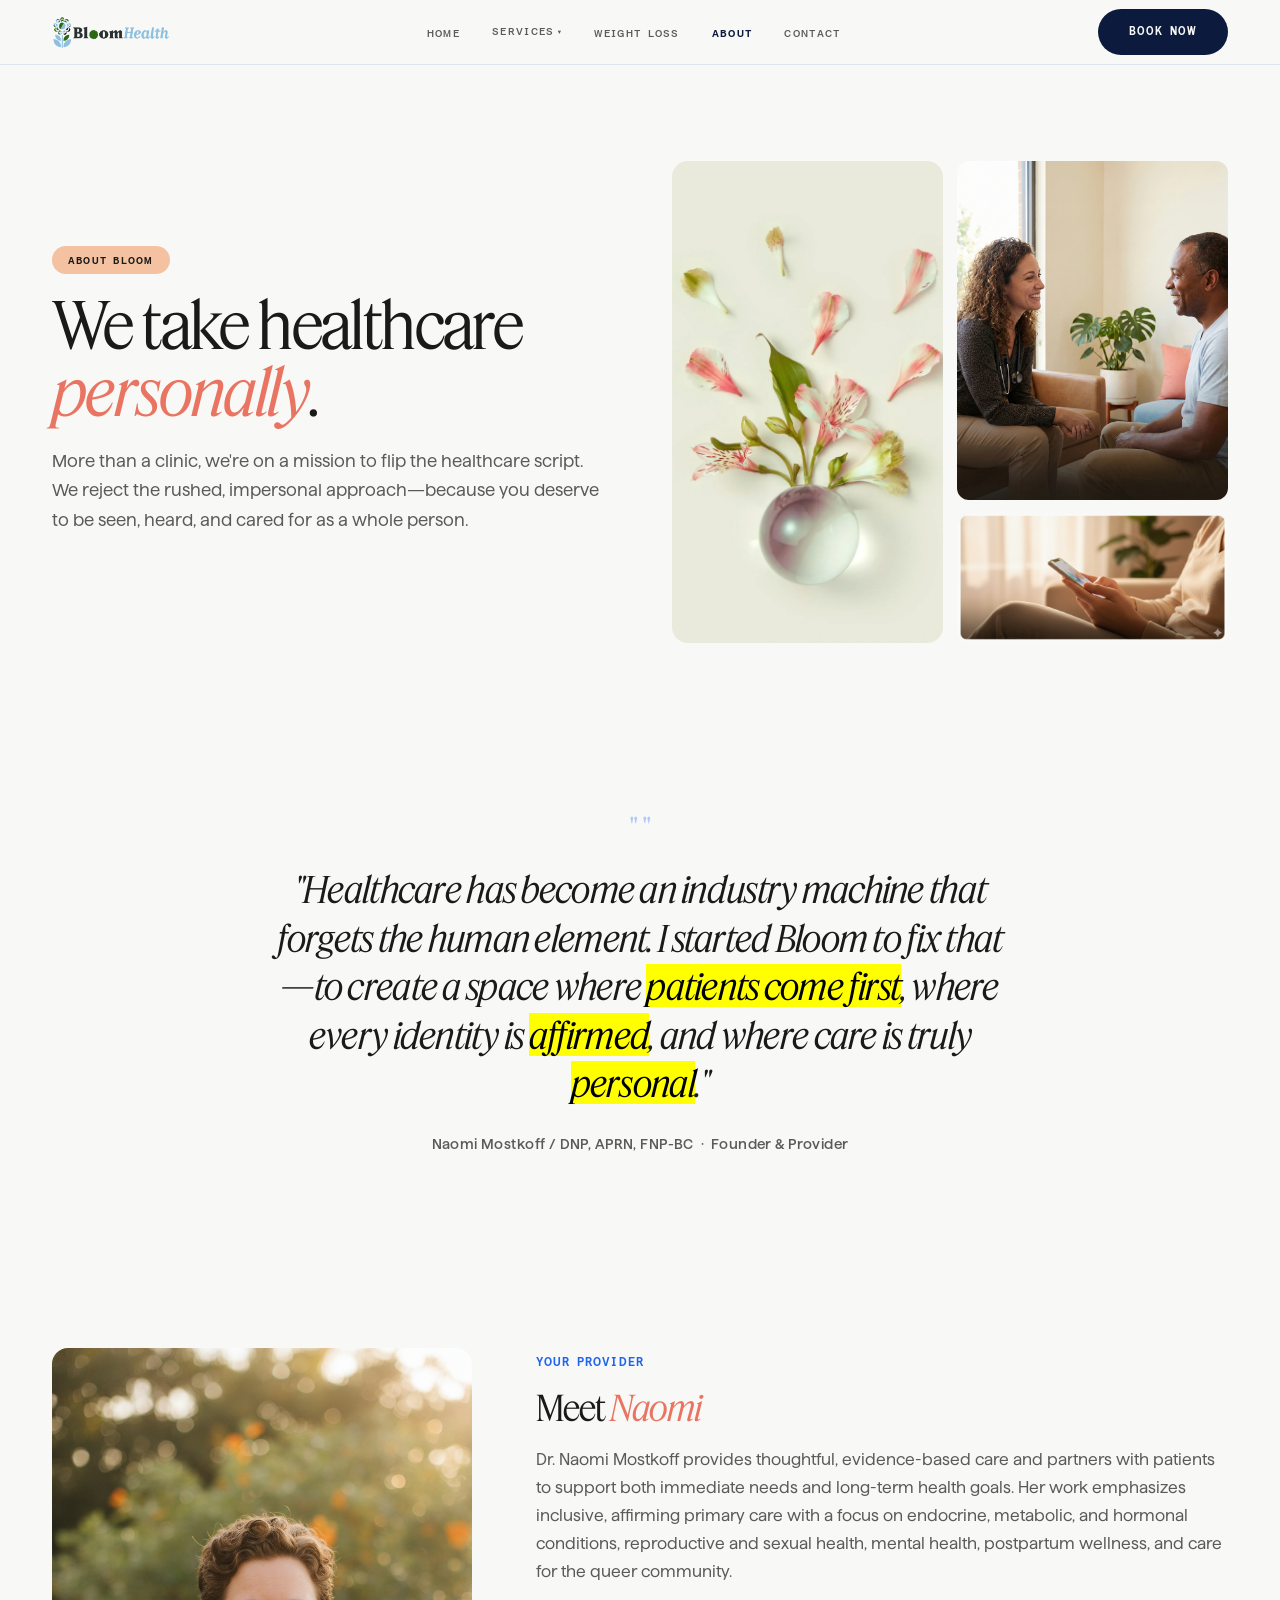
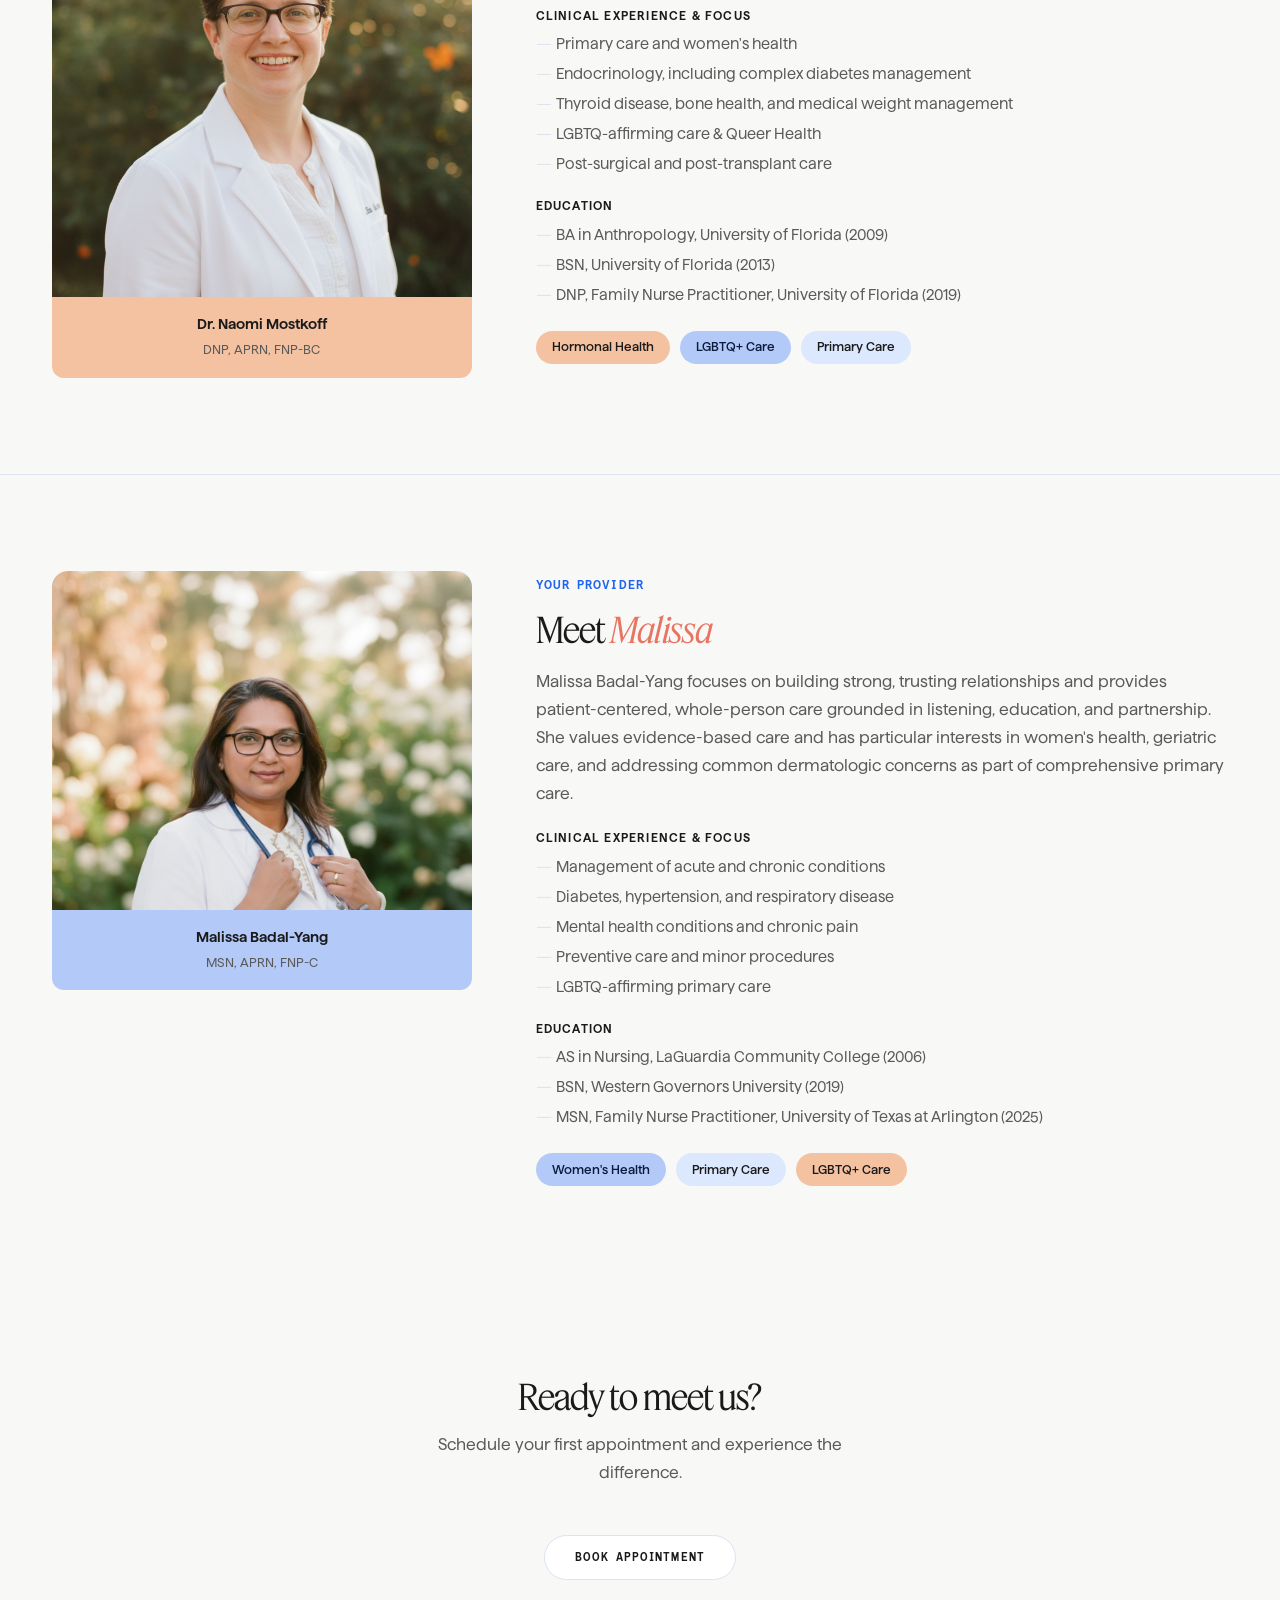
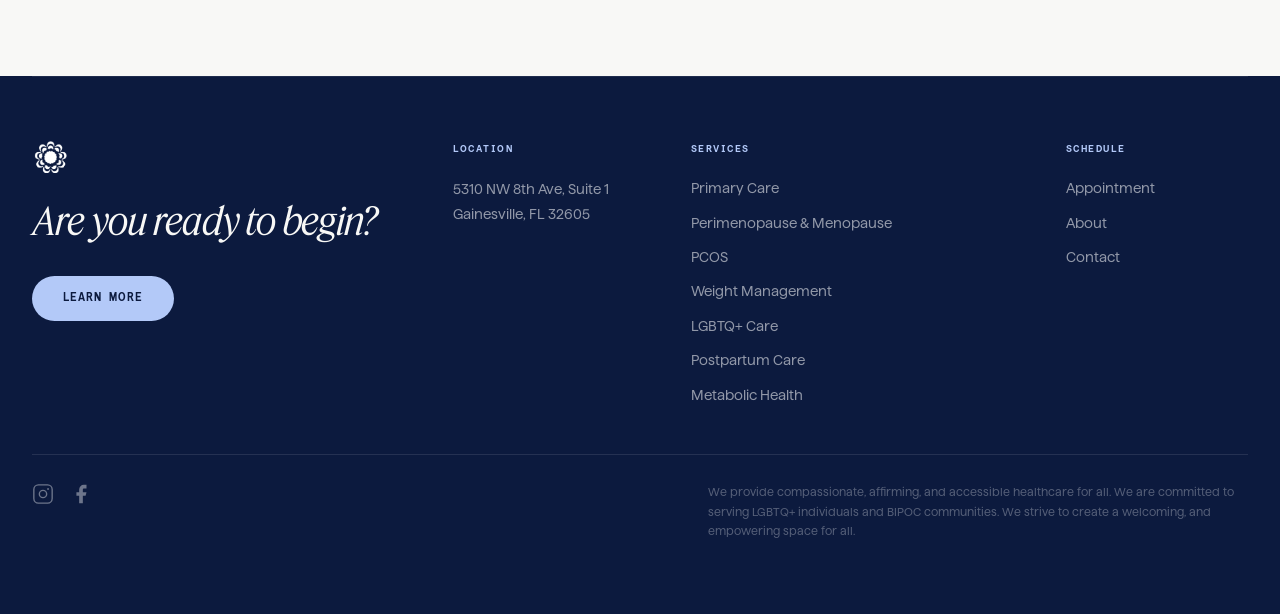
<file: about.html>
<!DOCTYPE html>
<html lang="en">
<head>
  <meta charset="UTF-8">
  <meta name="viewport" content="width=device-width, initial-scale=1.0">
  <title>About Us | Bloom Health Gainesville FL</title>
  <meta name="description" content="Meet the Bloom Health team — nurse practitioner-led primary care in Gainesville, FL. Founded by Dr. Naomi Mostkoff, DNP, APRN, FNP-BC.">
  <meta property="og:title" content="About Bloom Health">
  <meta property="og:description" content="We take healthcare personally. Meet the providers behind Bloom Health.">
  <meta property="og:type" content="website">
  <link rel="preconnect" href="https://fonts.googleapis.com">
  <link rel="preconnect" href="https://fonts.gstatic.com" crossorigin>
  <link href="https://fonts.googleapis.com/css2?family=Fraunces:ital,opsz,wght@0,9..144,400;0,9..144,500;1,9..144,400;1,9..144,500&family=Inter:wght@400;500;600;700&display=swap" rel="stylesheet">
  <link rel="stylesheet" href="css/styles.css">
</head>
<body>

<!-- NAV -->
<nav class="site-nav">
  <div class="nav-inner">
    <a href="index.html" class="logo">
      <img src="assets/Bloom-logo-light.png" class="site-logo" alt="Bloom Health">
    </a>
    <ul class="nav-links">
      <li><a href="index.html">Home</a></li>
      <li class="has-dropdown">
          <a href="services.html">Services <span class="dropdown-arrow">▾</span></a>
          <ul class="nav-dropdown">
            <li><a href="services.html">All Services</a></li>
            <li><a href="primary-care.html">Primary Care</a></li>
            <li><a href="perimenopause.html">Perimenopause &amp; Menopause</a></li>
            <li><a href="pcos.html">PCOS</a></li>
            <li><a href="weight-management.html">Weight Management</a></li>
            <li><a href="lgbtq-care.html">LGBTQ+ Care</a></li>
            <li><a href="postpartum.html">Postpartum Care</a></li>
            <li><a href="metabolic-health.html">Metabolic Health</a></li>
          </ul>
        </li>
      <li><a href="weight-management.html">Weight Loss</a></li>
      <li><a href="about.html" class="active">About</a></li>
      <li><a href="contact.html">Contact</a></li>
    </ul>
    <div class="nav-right">
      <a href="#" class="btn btn-dark">Book Now</a>
      <button class="hamburger" aria-label="Open menu" aria-expanded="false">
        <span></span><span></span><span></span>
      </button>
    </div>
  </div>
</nav>
<div class="nav-overlay" role="dialog" aria-modal="true">
  <button class="close-btn" aria-label="Close menu">✕</button>
  <a href="index.html">Home</a>
  <a href="services.html">All Services</a>
  <a href="primary-care.html" class="overlay-sub">Primary Care</a>
  <a href="perimenopause.html" class="overlay-sub">Perimenopause &amp; Menopause</a>
  <a href="pcos.html" class="overlay-sub">PCOS</a>
  <a href="weight-management.html" class="overlay-sub">Weight Management</a>
  <a href="lgbtq-care.html" class="overlay-sub">LGBTQ+ Care</a>
  <a href="postpartum.html" class="overlay-sub">Postpartum Care</a>
  <a href="metabolic-health.html" class="overlay-sub">Metabolic Health</a>
  <a href="weight-management.html">Weight Loss</a>
  <a href="about.html">About</a>
  <a href="contact.html">Contact</a>
  <a href="#" class="btn btn-dark">Book Now</a>
</div>

<!-- ══════════════════════════════════════════
     HERO
     ══════════════════════════════════════════ -->
<section class="about-hero">
  <div class="about-hero-inner">
    <div>
      <span class="pill pill-peach">About Bloom</span>
      <h1 style="margin:1rem 0 1.375rem;">We take healthcare <em>personally</em>.</h1>
      <p style="font-size:1.0625rem;">More than a clinic, we're on a mission to flip the healthcare script. We reject the rushed, impersonal approach—because you deserve to be seen, heard, and cared for as a whole person.</p>
    </div>
    <div class="about-image-cluster">
      <div class="cluster-tall">
        <img src="assets/flowers-vase.webp" alt="Pink flowers in vase" style="width:100%; height:100%; object-fit:cover; border-radius:16px; display:block;">
      </div>
      <img src="assets/Book-Appointment.png" alt="Provider consulting with patient" style="border-radius:12px; width:100%; object-fit:cover; display:block;">
      <img src="assets/Patient-Phone.png" alt="Patient on phone" style="border-radius:12px; width:100%; object-fit:cover; display:block;">
    </div>
  </div>
</section>

<!-- ══════════════════════════════════════════
     FOUNDER QUOTE
     ══════════════════════════════════════════ -->
<section class="founder-quote-section">
  <div class="inner">
    <div class="quote-marks"><span>"</span><span>"</span></div>
    <blockquote class="founder-blockquote">
      "Healthcare has become an industry machine that forgets the human element. I started Bloom to fix that—to create a space where <mark class="coral">patients come first</mark>, where every identity is <mark class="mint">affirmed</mark>, and where care is truly <mark class="sky">personal</mark>."
    </blockquote>
    <p class="founder-attribution">Naomi Mostkoff / DNP, APRN, FNP-BC &nbsp;·&nbsp; Founder &amp; Provider</p>
  </div>
</section>

<!-- ══════════════════════════════════════════
     MEET NAOMI
     ══════════════════════════════════════════ -->
<section class="provider-section">
  <div class="provider-inner">
    <div class="provider-photo-wrap">
      <img src="assets/naomi-portrait.png" alt="Dr. Naomi Mostkoff, DNP, APRN, FNP-BC" style="width:100%; height:100%; object-fit:cover; border-radius:16px; display:block;">
      <div class="provider-tab">
        <strong>Dr. Naomi Mostkoff</strong>
        <span>DNP, APRN, FNP-BC</span>
      </div>
    </div>
    <div class="provider-bio">
      <span class="section-label">Your Provider</span>
      <h2>Meet <em>Naomi</em></h2>
      <p>Dr. Naomi Mostkoff provides thoughtful, evidence-based care and partners with patients to support both immediate needs and long-term health goals. Her work emphasizes inclusive, affirming primary care with a focus on endocrine, metabolic, and hormonal conditions, reproductive and sexual health, mental health, postpartum wellness, and care for the queer community.</p>
      <h4>Clinical Experience &amp; Focus</h4>
      <ul>
        <li>Primary care and women's health</li>
        <li>Endocrinology, including complex diabetes management</li>
        <li>Thyroid disease, bone health, and medical weight management</li>
        <li>LGBTQ-affirming care &amp; Queer Health</li>
        <li>Post-surgical and post-transplant care</li>
      </ul>
      <h4>Education</h4>
      <ul>
        <li>BA in Anthropology, University of Florida (2009)</li>
        <li>BSN, University of Florida (2013)</li>
        <li>DNP, Family Nurse Practitioner, University of Florida (2019)</li>
      </ul>
      <div class="provider-tags">
        <span class="provider-tag" style="background:var(--peach); color:var(--text);">Hormonal Health</span>
        <span class="provider-tag" style="background:var(--mint); color:var(--forest);">LGBTQ+ Care</span>
        <span class="provider-tag" style="background:var(--sky); color:var(--text);">Primary Care</span>
      </div>
    </div>
  </div>
</section>

<!-- ══════════════════════════════════════════
     MEET MALISSA
     ══════════════════════════════════════════ -->
<section class="provider-section" style="border-top:1px solid var(--border);">
  <div class="provider-inner">
    <div class="provider-photo-wrap">
      <img src="assets/malissa-portrait.png" alt="Malissa Badal-Yang, MSN, APRN, FNP-C" style="width:100%; height:100%; object-fit:cover; border-radius:16px; display:block;">
      <div class="provider-tab mint-tab">
        <strong>Malissa Badal-Yang</strong>
        <span>MSN, APRN, FNP-C</span>
      </div>
    </div>
    <div class="provider-bio">
      <span class="section-label">Your Provider</span>
      <h2>Meet <em>Malissa</em></h2>
      <p>Malissa Badal-Yang focuses on building strong, trusting relationships and provides patient-centered, whole-person care grounded in listening, education, and partnership. She values evidence-based care and has particular interests in women's health, geriatric care, and addressing common dermatologic concerns as part of comprehensive primary care.</p>
      <h4>Clinical Experience &amp; Focus</h4>
      <ul>
        <li>Management of acute and chronic conditions</li>
        <li>Diabetes, hypertension, and respiratory disease</li>
        <li>Mental health conditions and chronic pain</li>
        <li>Preventive care and minor procedures</li>
        <li>LGBTQ-affirming primary care</li>
      </ul>
      <h4>Education</h4>
      <ul>
        <li>AS in Nursing, LaGuardia Community College (2006)</li>
        <li>BSN, Western Governors University (2019)</li>
        <li>MSN, Family Nurse Practitioner, University of Texas at Arlington (2025)</li>
      </ul>
      <div class="provider-tags">
        <span class="provider-tag" style="background:var(--mint); color:var(--forest);">Women's Health</span>
        <span class="provider-tag" style="background:var(--sky); color:var(--text);">Primary Care</span>
        <span class="provider-tag" style="background:var(--peach); color:var(--text);">LGBTQ+ Care</span>
      </div>
    </div>
  </div>
</section>

<!-- CTA -->
<section class="cta-section cta-dark">
  <div class="container">
    <h2>Ready to meet us?</h2>
    <p>Schedule your first appointment and experience the difference.</p>
    <a href="#" class="btn btn-white">Book Appointment</a>
  </div>
</section>

<!-- FOOTER -->
<footer class="site-footer">
  <div class="footer-card">
    <div class="footer-top">
      <div class="footer-brand">
        <div class="footer-logo logo">
          <img src="assets/Bloom-logo_white.png" class="site-logo" alt="Bloom Health">
        </div>
        <p class="footer-tagline">Are you ready to begin?</p>
        <a href="#" class="btn btn-mint">Learn more</a>
      </div>
      <div>
        <span class="footer-col-label">Location</span>
        <div class="footer-col-links">
          <address>5310 NW 8th Ave, Suite 1<br>Gainesville, FL 32605</address>
        </div>
      </div>
      <div>
        <span class="footer-col-label">Services</span>
        <nav class="footer-col-links">
          <a href="primary-care.html">Primary Care</a>
          <a href="perimenopause.html">Perimenopause &amp; Menopause</a>
          <a href="pcos.html">PCOS</a>
          <a href="weight-management.html">Weight Management</a>
          <a href="lgbtq-care.html">LGBTQ+ Care</a>
          <a href="postpartum.html">Postpartum Care</a>
          <a href="metabolic-health.html">Metabolic Health</a>
        </nav>
      </div>
      <div>
        <span class="footer-col-label">Schedule</span>
        <nav class="footer-col-links">
          <a href="#">Appointment</a>
          <a href="about.html">About</a>
          <a href="contact.html">Contact</a>
        </nav>
      </div>
    </div>
    <hr class="footer-divider">
    <div class="footer-bottom">
      <div class="footer-social">
        <a href="#" aria-label="Instagram">
          <svg width="22" height="22" fill="none" stroke="currentColor" stroke-width="1.5" viewBox="0 0 24 24"><rect x="2" y="2" width="20" height="20" rx="5"/><circle cx="12" cy="12" r="4"/><path d="M17.5 6.5h.01" stroke-linecap="round" stroke-width="2"/></svg>
        </a>
        <a href="#" aria-label="Facebook">
          <svg width="22" height="22" fill="currentColor" viewBox="0 0 24 24"><path d="M18 2h-3a5 5 0 0 0-5 5v3H7v4h3v8h4v-8h3l1-4h-4V7a1 1 0 0 1 1-1h3z"/></svg>
        </a>
      </div>
      <p class="footer-fine-print">We provide compassionate, affirming, and accessible healthcare for all. We are committed to serving LGBTQ+ individuals and BIPOC communities. We strive to create a welcoming, and empowering space for all.</p>
    </div>
  </div>
</footer>

<script src="js/main.js"></script>
</body>
</html>
</file>
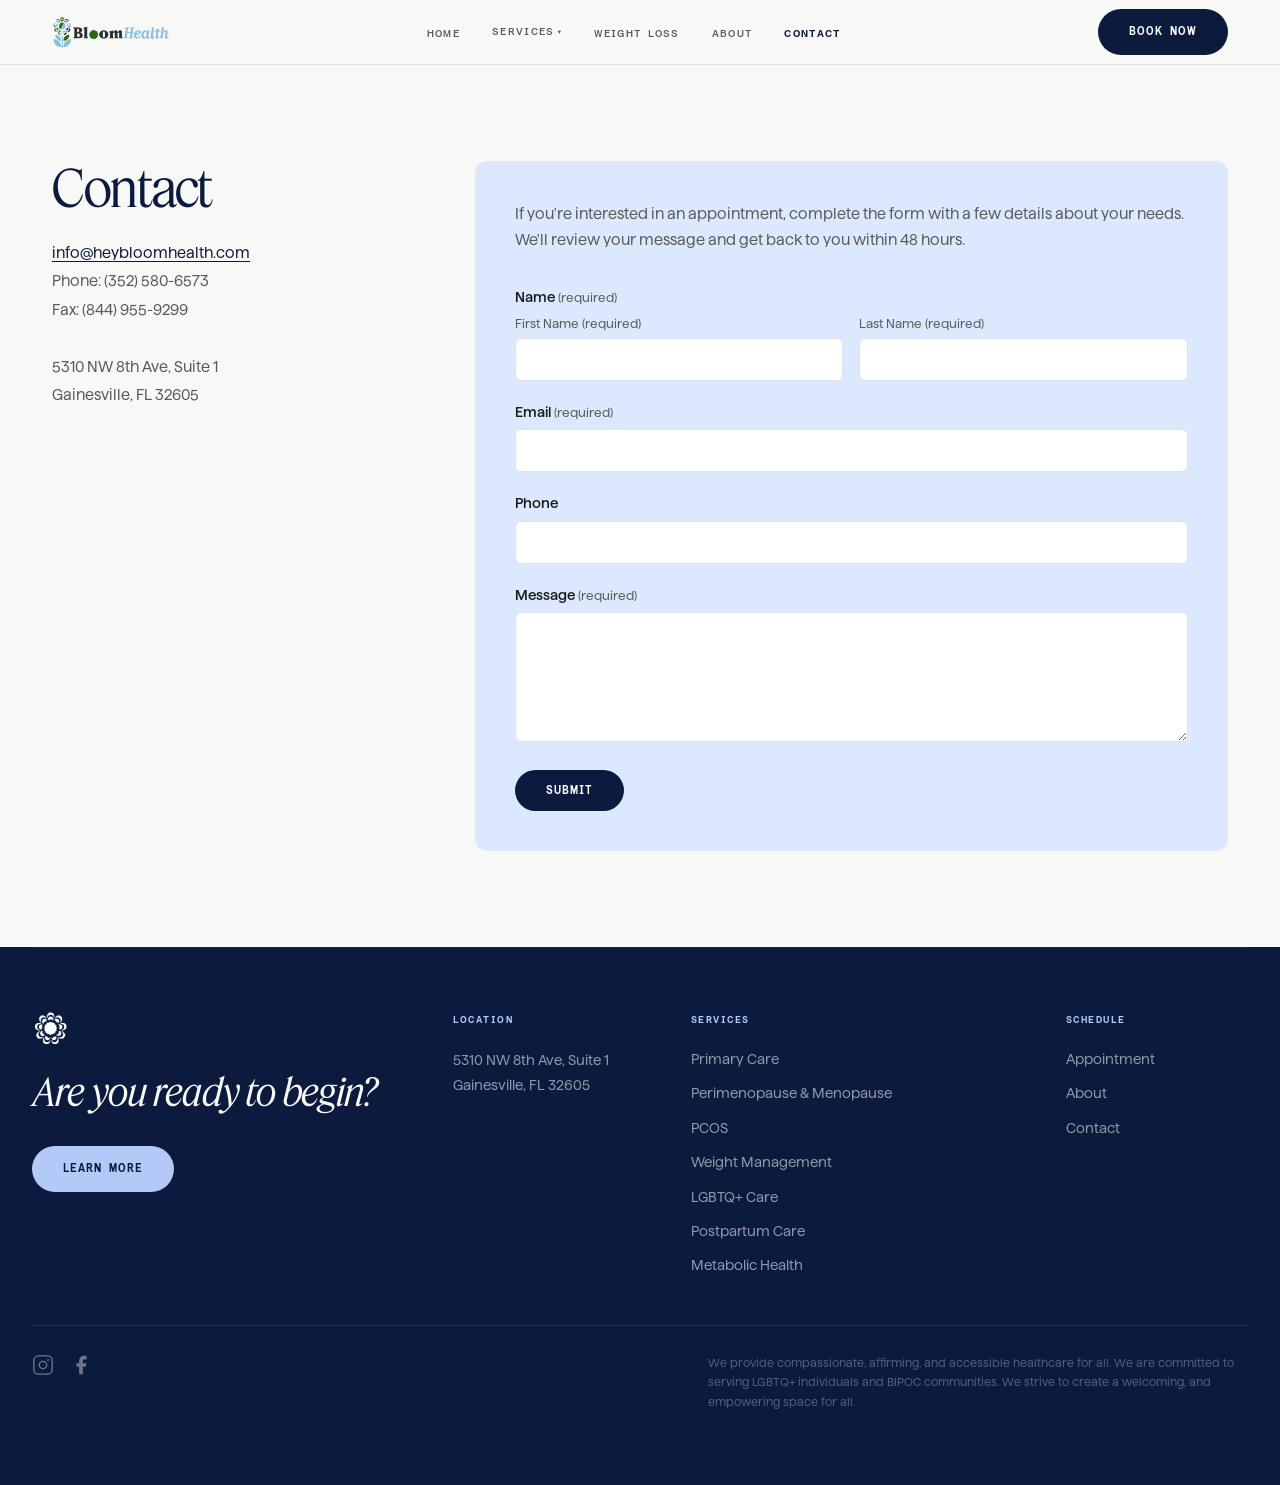
<file: contact.html>
<!DOCTYPE html>
<html lang="en">
<head>
  <meta charset="UTF-8">
  <meta name="viewport" content="width=device-width, initial-scale=1.0">
  <title>Contact | Bloom Health Gainesville FL</title>
  <meta name="description" content="Contact Bloom Health in Gainesville, FL. Schedule an appointment, ask a question, or find our location at 5310 NW 8th Ave, Suite 1.">
  <meta property="og:title" content="Contact | Bloom Health">
  <meta property="og:type" content="website">
  <link rel="preconnect" href="https://fonts.googleapis.com">
  <link rel="preconnect" href="https://fonts.gstatic.com" crossorigin>
  <link href="https://fonts.googleapis.com/css2?family=Fraunces:ital,opsz,wght@0,9..144,400;0,9..144,500;1,9..144,400;1,9..144,500&family=Inter:wght@400;500;600;700&display=swap" rel="stylesheet">
  <link rel="stylesheet" href="css/styles.css">
</head>
<body>

<!-- NAV -->
<nav class="site-nav">
  <div class="nav-inner">
    <a href="index.html" class="logo">
      <img src="assets/Bloom-logo-light.png" class="site-logo" alt="Bloom Health">
    </a>
    <ul class="nav-links">
      <li><a href="index.html">Home</a></li><li class="has-dropdown">
          <a href="services.html">Services <span class="dropdown-arrow">▾</span></a>
          <ul class="nav-dropdown">
            <li><a href="services.html">All Services</a></li>
            <li><a href="primary-care.html">Primary Care</a></li>
            <li><a href="perimenopause.html">Perimenopause &amp; Menopause</a></li>
            <li><a href="pcos.html">PCOS</a></li>
            <li><a href="weight-management.html">Weight Management</a></li>
            <li><a href="lgbtq-care.html">LGBTQ+ Care</a></li>
            <li><a href="postpartum.html">Postpartum Care</a></li>
            <li><a href="metabolic-health.html">Metabolic Health</a></li>
          </ul>
        </li><li><a href="weight-management.html">Weight Loss</a></li><li><a href="about.html">About</a></li><li><a href="contact.html" class="active">Contact</a></li>
    </ul>
    <div class="nav-right">
      <a href="#" class="btn btn-dark">Book Now</a>
      <button class="hamburger" aria-label="Open menu" aria-expanded="false"><span></span><span></span><span></span></button>
    </div>
  </div>
</nav>
<div class="nav-overlay" role="dialog" aria-modal="true">
  <button class="close-btn" aria-label="Close menu">✕</button>
  <a href="index.html">Home</a><a href="services.html">All Services</a>
  <a href="primary-care.html" class="overlay-sub">Primary Care</a>
  <a href="perimenopause.html" class="overlay-sub">Perimenopause &amp; Menopause</a>
  <a href="pcos.html" class="overlay-sub">PCOS</a>
  <a href="weight-management.html" class="overlay-sub">Weight Management</a>
  <a href="lgbtq-care.html" class="overlay-sub">LGBTQ+ Care</a>
  <a href="postpartum.html" class="overlay-sub">Postpartum Care</a>
  <a href="metabolic-health.html" class="overlay-sub">Metabolic Health</a><a href="weight-management.html">Weight Loss</a><a href="about.html">About</a><a href="contact.html">Contact</a>
  <a href="#" class="btn btn-dark">Book Now</a>
</div>

<!-- CONTACT PAGE -->
<section class="contact-page">
  <div class="contact-inner">

    <!-- Left: info -->
    <div class="contact-info">
      <h1>Contact</h1>
      <p>
        <a href="mailto:info@heybloomhealth.com">info@heybloomhealth.com</a><br>
        Phone: (352) 580-6573<br>
        Fax: (844) 955-9299<br>
        <br>
        5310 NW 8th Ave, Suite 1<br>
        Gainesville, FL 32605
      </p>
    </div>

    <!-- Right: form -->
    <div class="contact-form-wrap">
      <p class="form-intro">If you're interested in an appointment, complete the form with a few details about your needs. We'll review your message and get back to you within 48 hours.</p>

      <form name="contact" method="POST" data-netlify="true">
        <input type="hidden" name="form-name" value="contact">

        <div class="form-group">
          <label>Name <span class="req">(required)</span></label>
          <div class="name-row">
            <div>
              <label for="first-name" style="font-size:0.78rem; color:var(--text-secondary); font-weight:400; margin-bottom:0.25rem; display:block;">First Name <span class="req">(required)</span></label>
              <input type="text" id="first-name" name="first-name" required>
            </div>
            <div>
              <label for="last-name" style="font-size:0.78rem; color:var(--text-secondary); font-weight:400; margin-bottom:0.25rem; display:block;">Last Name <span class="req">(required)</span></label>
              <input type="text" id="last-name" name="last-name" required>
            </div>
          </div>
        </div>

        <div class="form-group">
          <label for="email">Email <span class="req">(required)</span></label>
          <input type="email" id="email" name="email" required>
        </div>

        <div class="form-group">
          <label for="phone">Phone</label>
          <input type="tel" id="phone" name="phone">
        </div>

        <div class="form-group">
          <label for="message">Message <span class="req">(required)</span></label>
          <textarea id="message" name="message" required></textarea>
        </div>

        <button type="submit" class="btn btn-dark">Submit</button>
      </form>
    </div>

  </div>
</section>

<!-- FOOTER -->
<footer class="site-footer">
  <div class="footer-card">
    <div class="footer-top">
      <div class="footer-brand">
        <div class="footer-logo logo"><img src="assets/Bloom-logo_white.png" class="site-logo" alt="Bloom Health"></div>
        <p class="footer-tagline">Are you ready to begin?</p>
        <a href="#" class="btn btn-mint">Learn more</a>
      </div>
      <div>
        <span class="footer-col-label">Location</span>
        <div class="footer-col-links"><address>5310 NW 8th Ave, Suite 1<br>Gainesville, FL 32605</address></div>
      </div>
      <div>
        <span class="footer-col-label">Services</span>
        <nav class="footer-col-links">
          <a href="primary-care.html">Primary Care</a>
          <a href="perimenopause.html">Perimenopause &amp; Menopause</a>
          <a href="pcos.html">PCOS</a>
          <a href="weight-management.html">Weight Management</a>
          <a href="lgbtq-care.html">LGBTQ+ Care</a>
          <a href="postpartum.html">Postpartum Care</a>
          <a href="metabolic-health.html">Metabolic Health</a>
        </nav>
      </div>
      <div>
        <span class="footer-col-label">Schedule</span>
        <nav class="footer-col-links">
          <a href="#">Appointment</a>
          <a href="about.html">About</a>
          <a href="contact.html">Contact</a>
        </nav>
      </div>
    </div>
    <hr class="footer-divider">
    <div class="footer-bottom">
      <div class="footer-social">
        <a href="#" aria-label="Instagram"><svg width="22" height="22" fill="none" stroke="currentColor" stroke-width="1.5" viewBox="0 0 24 24"><rect x="2" y="2" width="20" height="20" rx="5"/><circle cx="12" cy="12" r="4"/><path d="M17.5 6.5h.01" stroke-linecap="round" stroke-width="2"/></svg></a>
        <a href="#" aria-label="Facebook"><svg width="22" height="22" fill="currentColor" viewBox="0 0 24 24"><path d="M18 2h-3a5 5 0 0 0-5 5v3H7v4h3v8h4v-8h3l1-4h-4V7a1 1 0 0 1 1-1h3z"/></svg></a>
      </div>
      <p class="footer-fine-print">We provide compassionate, affirming, and accessible healthcare for all. We are committed to serving LGBTQ+ individuals and BIPOC communities. We strive to create a welcoming, and empowering space for all.</p>
    </div>
  </div>
</footer>

<script src="js/main.js"></script>
</body>
</html>
</file>
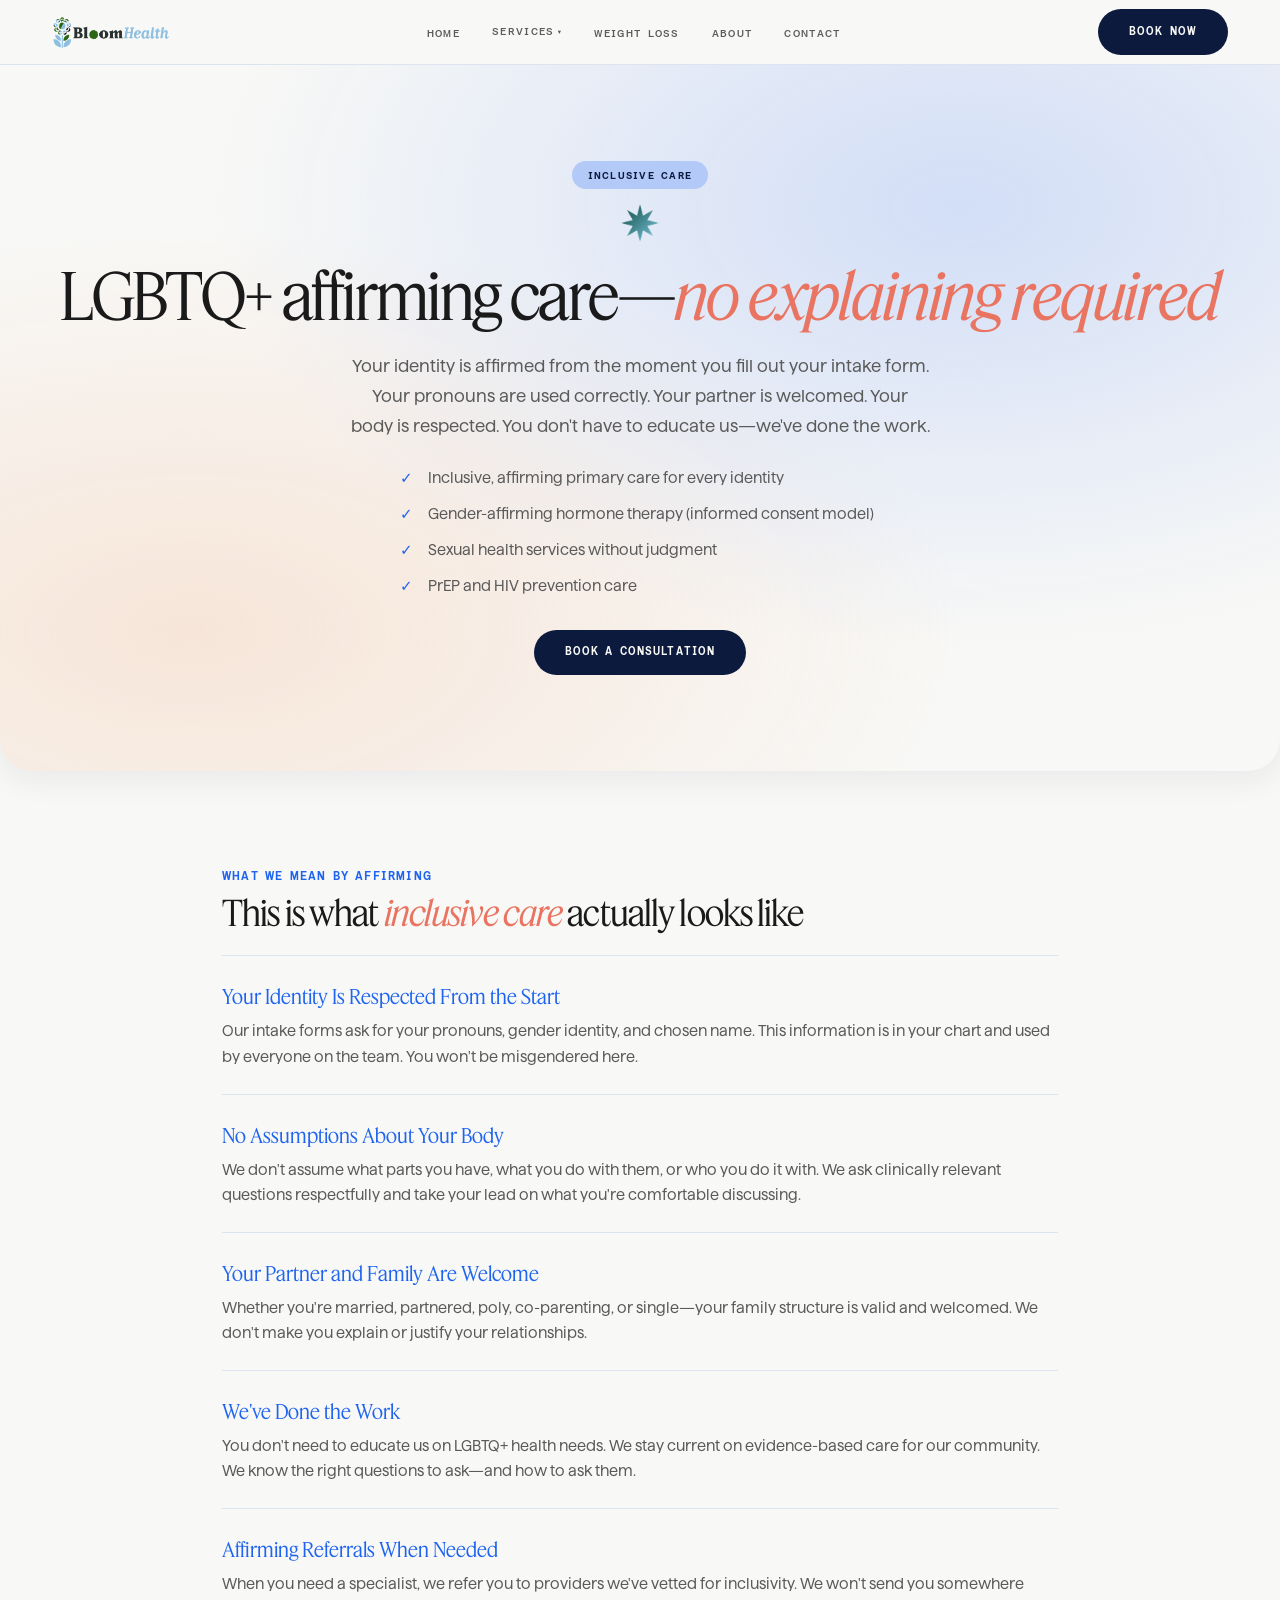
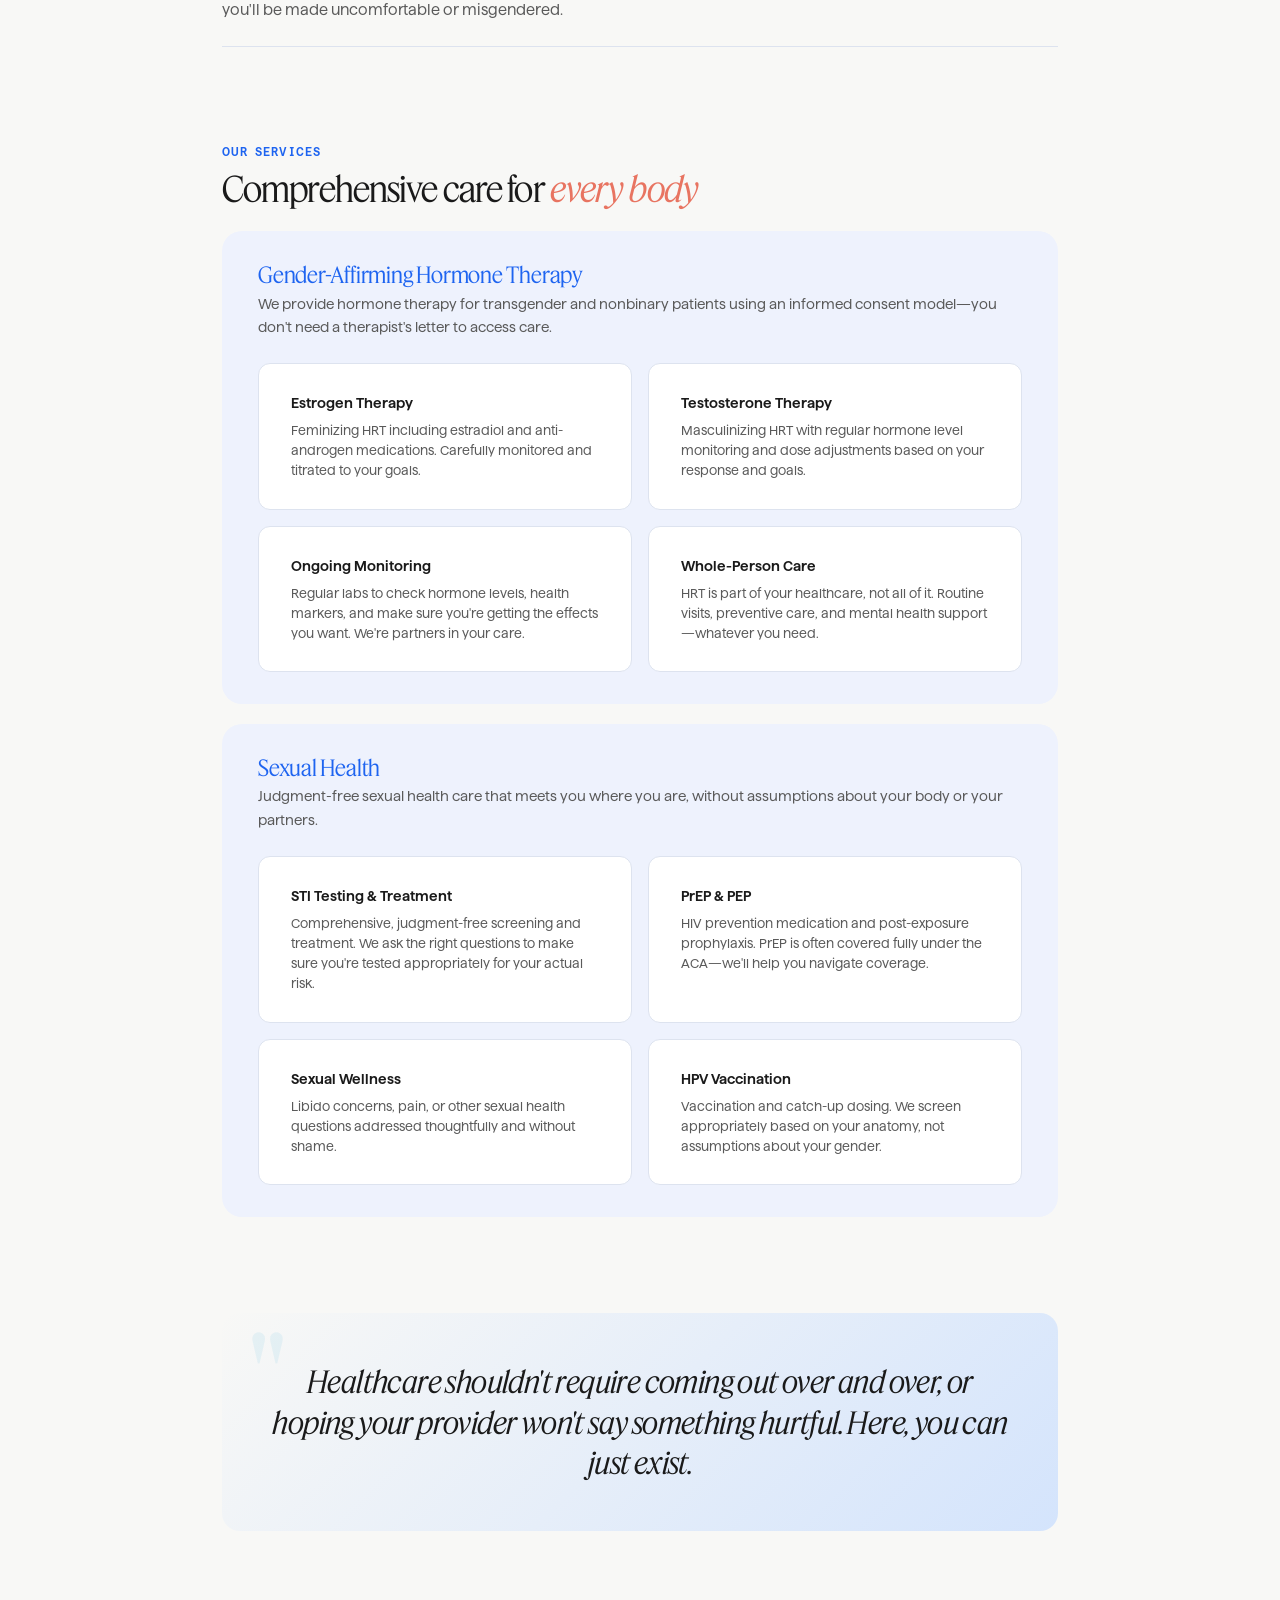
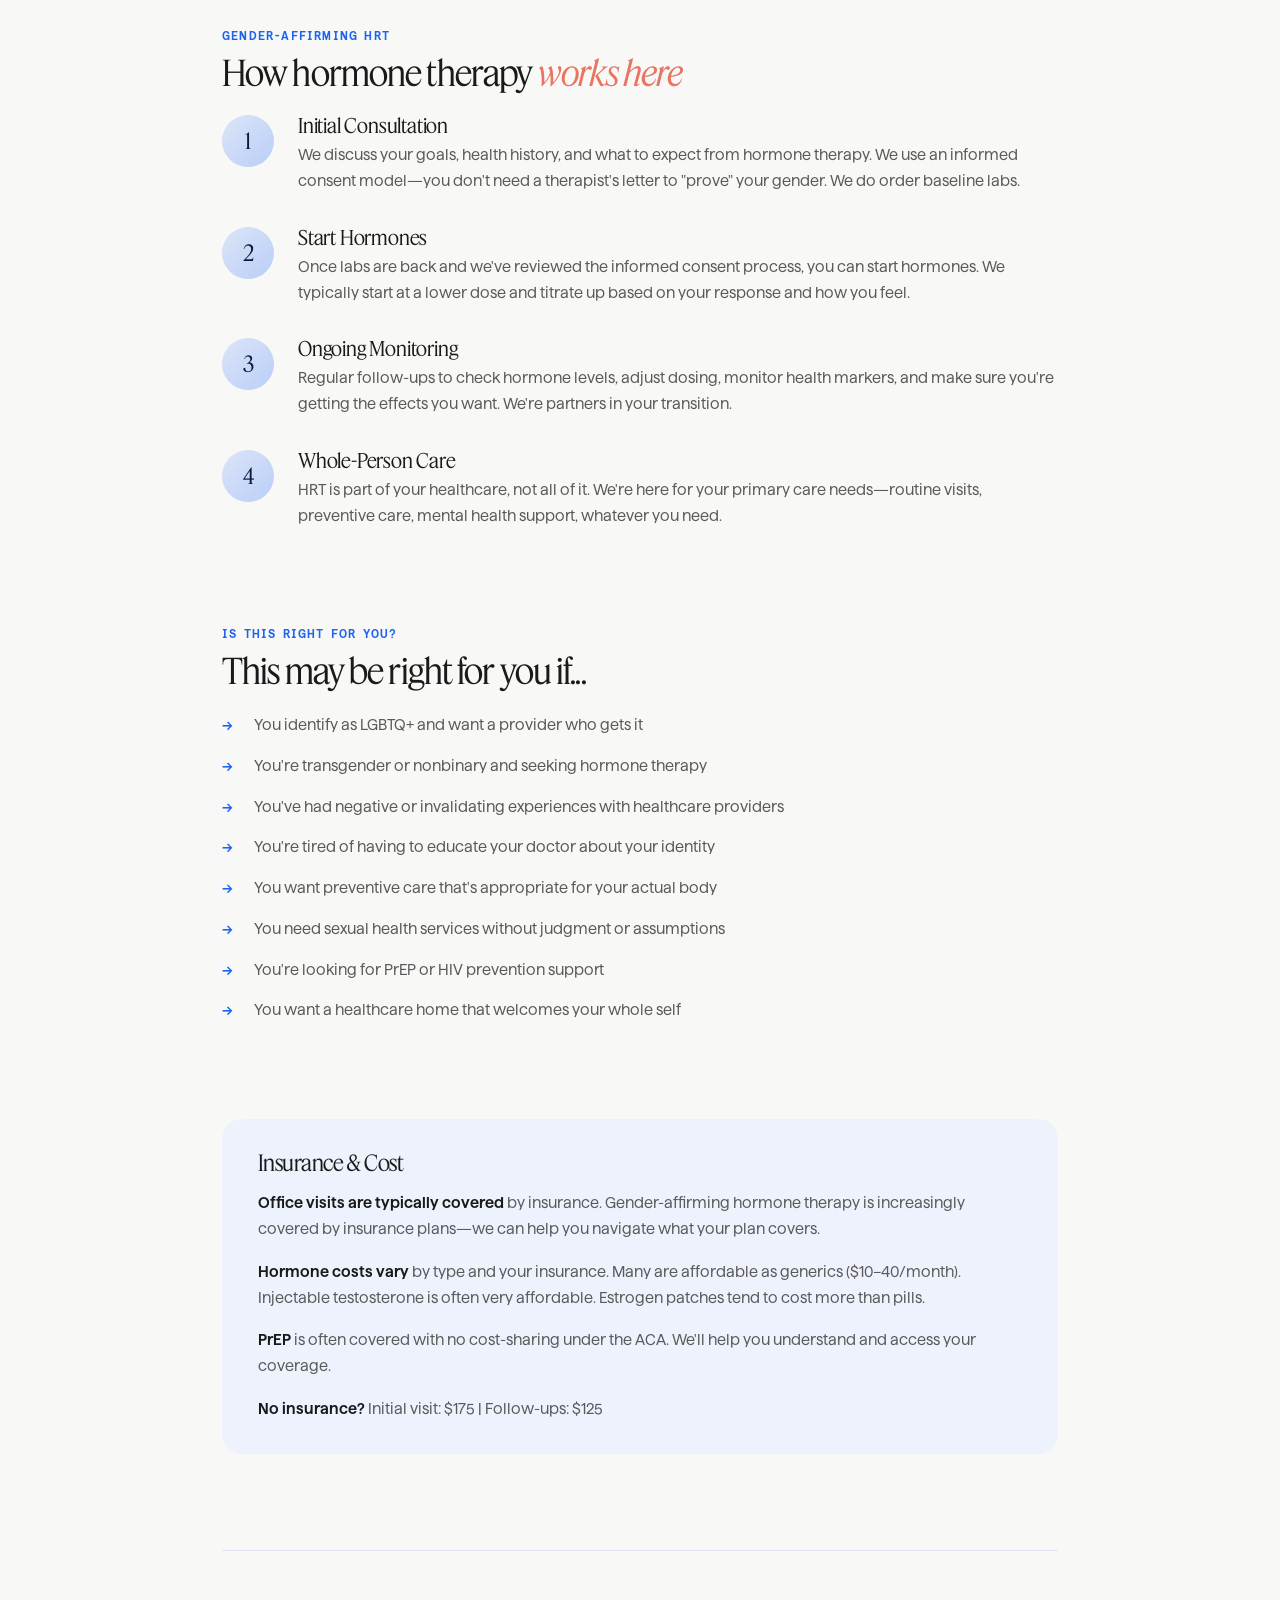
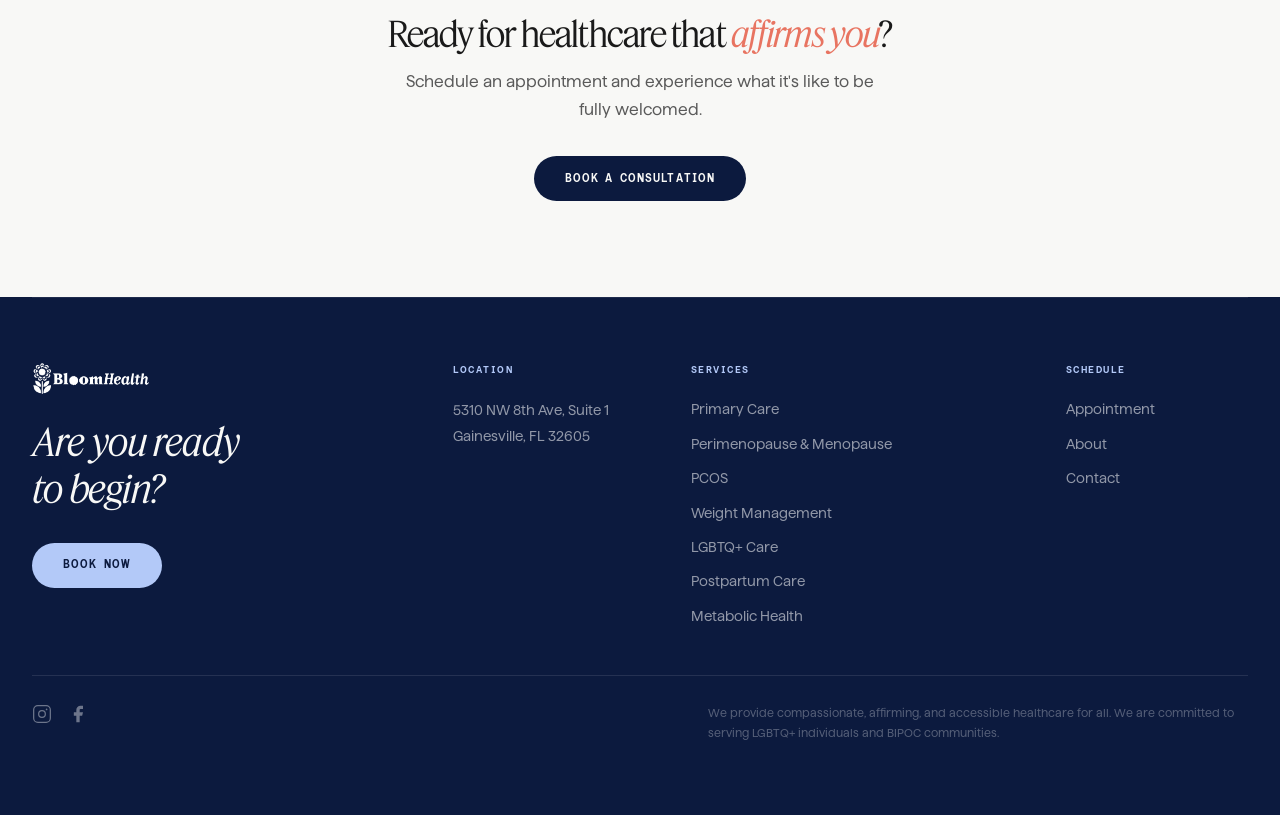
<file: lgbtq-care.html>
<!DOCTYPE html>
<html lang="en">
<head>
  <meta charset="UTF-8">
  <meta name="viewport" content="width=device-width, initial-scale=1.0">
  <title>LGBTQ+ Affirming Care | Bloom Health</title>
  <meta name="description" content="Inclusive, affirming primary care for the LGBTQ+ community in Gainesville, FL. Gender-affirming hormone therapy, sexual health, and primary care—no explaining required.">
  <link rel="stylesheet" href="css/styles.css">
</head>
<body>

<nav class="site-nav">
  <div class="nav-inner">
    <a href="index.html" class="logo"><img src="assets/Bloom-logo-light.png" class="site-logo" alt="Bloom Health"></a>
    <ul class="nav-links">
      <li><a href="index.html">Home</a></li>
      <li class="has-dropdown">
        <a href="services.html">Services <span class="dropdown-arrow">▾</span></a>
        <ul class="nav-dropdown">
          <li><a href="services.html">All Services</a></li>
          <li><a href="primary-care.html">Primary Care</a></li>
          <li><a href="perimenopause.html">Perimenopause &amp; Menopause</a></li>
          <li><a href="pcos.html">PCOS</a></li>
          <li><a href="weight-management.html">Weight Management</a></li>
          <li><a href="lgbtq-care.html">LGBTQ+ Care</a></li>
          <li><a href="postpartum.html">Postpartum Care</a></li>
          <li><a href="metabolic-health.html">Metabolic Health</a></li>
        </ul>
      </li>
      <li><a href="weight-management.html">Weight Loss</a></li>
      <li><a href="about.html">About</a></li>
      <li><a href="contact.html">Contact</a></li>
    </ul>
    <div class="nav-right">
      <a href="#" class="btn btn-dark">Book Now</a>
      <button class="hamburger" aria-label="Open menu" aria-expanded="false"><span></span><span></span><span></span></button>
    </div>
  </div>
</nav>
<div class="nav-overlay" role="dialog" aria-modal="true" aria-label="Navigation menu">
  <button class="close-btn" aria-label="Close menu">✕</button>
  <a href="index.html">Home</a>
  <a href="services.html">All Services</a>
  <a href="primary-care.html" class="overlay-sub">Primary Care</a>
  <a href="perimenopause.html" class="overlay-sub">Perimenopause &amp; Menopause</a>
  <a href="pcos.html" class="overlay-sub">PCOS</a>
  <a href="weight-management.html" class="overlay-sub">Weight Management</a>
  <a href="lgbtq-care.html" class="overlay-sub">LGBTQ+ Care</a>
  <a href="postpartum.html" class="overlay-sub">Postpartum Care</a>
  <a href="metabolic-health.html" class="overlay-sub">Metabolic Health</a>
  <a href="weight-management.html">Weight Loss</a>
  <a href="about.html">About</a>
  <a href="contact.html">Contact</a>
  <a href="#" class="btn btn-dark">Book Now</a>
</div>

<!-- HERO -->
<section class="service-hero">
  <span class="pill pill-mint">Inclusive Care</span>
  <img src="assets/starburst-gradient-mint.png" class="hero-icon" alt="">
  <h1>LGBTQ+ affirming care—<em>no explaining required</em></h1>
  <p class="hero-sub">Your identity is affirmed from the moment you fill out your intake form. Your pronouns are used correctly. Your partner is welcomed. Your body is respected. You don't have to educate us—we've done the work.</p>
  <ul class="hero-bullets">
    <li>Inclusive, affirming primary care for every identity</li>
    <li>Gender-affirming hormone therapy (informed consent model)</li>
    <li>Sexual health services without judgment</li>
    <li>PrEP and HIV prevention care</li>
  </ul>
  <a href="#" class="btn btn-dark">Book a Consultation</a>
</section>

<div class="service-content">

  <!-- WHAT WE MEAN BY AFFIRMING -->
  <section class="service-section">
    <span class="section-label">What We Mean by Affirming</span>
    <h2>This is what <em>inclusive care</em> actually looks like</h2>
    <ul class="benefits-list">
      <li>
        <strong>Your Identity Is Respected From the Start</strong>
        <span>Our intake forms ask for your pronouns, gender identity, and chosen name. This information is in your chart and used by everyone on the team. You won't be misgendered here.</span>
      </li>
      <li>
        <strong>No Assumptions About Your Body</strong>
        <span>We don't assume what parts you have, what you do with them, or who you do it with. We ask clinically relevant questions respectfully and take your lead on what you're comfortable discussing.</span>
      </li>
      <li>
        <strong>Your Partner and Family Are Welcome</strong>
        <span>Whether you're married, partnered, poly, co-parenting, or single—your family structure is valid and welcomed. We don't make you explain or justify your relationships.</span>
      </li>
      <li>
        <strong>We've Done the Work</strong>
        <span>You don't need to educate us on LGBTQ+ health needs. We stay current on evidence-based care for our community. We know the right questions to ask—and how to ask them.</span>
      </li>
      <li>
        <strong>Affirming Referrals When Needed</strong>
        <span>When you need a specialist, we refer you to providers we've vetted for inclusivity. We won't send you somewhere you'll be made uncomfortable or misgendered.</span>
      </li>
    </ul>
  </section>

  <!-- OUR SERVICES -->
  <section class="service-section">
    <span class="section-label">Our Services</span>
    <h2>Comprehensive care for <em>every body</em></h2>
    <div class="treat-stack">
      <div class="treat-cat">
        <h4>Gender-Affirming Hormone Therapy</h4>
        <p>We provide hormone therapy for transgender and nonbinary patients using an informed consent model—you don't need a therapist's letter to access care.</p>
        <div class="treat-grid">
          <div class="treat-card"><h5>Estrogen Therapy</h5><p>Feminizing HRT including estradiol and anti-androgen medications. Carefully monitored and titrated to your goals.</p></div>
          <div class="treat-card"><h5>Testosterone Therapy</h5><p>Masculinizing HRT with regular hormone level monitoring and dose adjustments based on your response and goals.</p></div>
          <div class="treat-card"><h5>Ongoing Monitoring</h5><p>Regular labs to check hormone levels, health markers, and make sure you're getting the effects you want. We're partners in your care.</p></div>
          <div class="treat-card"><h5>Whole-Person Care</h5><p>HRT is part of your healthcare, not all of it. Routine visits, preventive care, and mental health support—whatever you need.</p></div>
        </div>
      </div>
      <div class="treat-cat">
        <h4>Sexual Health</h4>
        <p>Judgment-free sexual health care that meets you where you are, without assumptions about your body or your partners.</p>
        <div class="treat-grid">
          <div class="treat-card"><h5>STI Testing &amp; Treatment</h5><p>Comprehensive, judgment-free screening and treatment. We ask the right questions to make sure you're tested appropriately for your actual risk.</p></div>
          <div class="treat-card"><h5>PrEP &amp; PEP</h5><p>HIV prevention medication and post-exposure prophylaxis. PrEP is often covered fully under the ACA—we'll help you navigate coverage.</p></div>
          <div class="treat-card"><h5>Sexual Wellness</h5><p>Libido concerns, pain, or other sexual health questions addressed thoughtfully and without shame.</p></div>
          <div class="treat-card"><h5>HPV Vaccination</h5><p>Vaccination and catch-up dosing. We screen appropriately based on your anatomy, not assumptions about your gender.</p></div>
        </div>
      </div>
    </div>
  </section>

  <!-- QUOTE -->
  <div class="quote-card" style="margin-bottom: var(--sp-7);">
    <span class="quote-mark">"</span>
    <blockquote>Healthcare shouldn't require coming out over and over, or hoping your provider won't say something hurtful. Here, you can just <em>exist</em>.</blockquote>
  </div>

  <!-- HOW HRT WORKS -->
  <section class="service-section">
    <span class="section-label">Gender-Affirming HRT</span>
    <h2>How hormone therapy <em>works here</em></h2>
    <div class="steps">
      <div class="step">
        <div class="step-number">1</div>
        <div class="step-content">
          <h4>Initial Consultation</h4>
          <p>We discuss your goals, health history, and what to expect from hormone therapy. We use an informed consent model—you don't need a therapist's letter to "prove" your gender. We do order baseline labs.</p>
        </div>
      </div>
      <div class="step">
        <div class="step-number">2</div>
        <div class="step-content">
          <h4>Start Hormones</h4>
          <p>Once labs are back and we've reviewed the informed consent process, you can start hormones. We typically start at a lower dose and titrate up based on your response and how you feel.</p>
        </div>
      </div>
      <div class="step">
        <div class="step-number">3</div>
        <div class="step-content">
          <h4>Ongoing Monitoring</h4>
          <p>Regular follow-ups to check hormone levels, adjust dosing, monitor health markers, and make sure you're getting the effects you want. We're partners in your transition.</p>
        </div>
      </div>
      <div class="step">
        <div class="step-number">4</div>
        <div class="step-content">
          <h4>Whole-Person Care</h4>
          <p>HRT is part of your healthcare, not all of it. We're here for your primary care needs—routine visits, preventive care, mental health support, whatever you need.</p>
        </div>
      </div>
    </div>
  </section>

  <!-- IS THIS RIGHT FOR YOU -->
  <section class="service-section">
    <span class="section-label">Is This Right for You?</span>
    <h2>This may be right for you if...</h2>
    <ul class="service-checklist">
      <li>You identify as LGBTQ+ and want a provider who gets it</li>
      <li>You're transgender or nonbinary and seeking hormone therapy</li>
      <li>You've had negative or invalidating experiences with healthcare providers</li>
      <li>You're tired of having to educate your doctor about your identity</li>
      <li>You want preventive care that's appropriate for your actual body</li>
      <li>You need sexual health services without judgment or assumptions</li>
      <li>You're looking for PrEP or HIV prevention support</li>
      <li>You want a healthcare home that welcomes your whole self</li>
    </ul>
  </section>

  <!-- INSURANCE -->
  <div class="service-insurance">
    <h3>Insurance &amp; Cost</h3>
    <p><strong>Office visits are typically covered</strong> by insurance. Gender-affirming hormone therapy is increasingly covered by insurance plans—we can help you navigate what your plan covers.</p>
    <p><strong>Hormone costs vary</strong> by type and your insurance. Many are affordable as generics ($10–40/month). Injectable testosterone is often very affordable. Estrogen patches tend to cost more than pills.</p>
    <p><strong>PrEP</strong> is often covered with no cost-sharing under the ACA. We'll help you understand and access your coverage.</p>
    <p><strong>No insurance?</strong> Initial visit: $175 | Follow-ups: $125</p>
  </div>

  <!-- CTA -->
  <div class="service-cta">
    <h2>Ready for healthcare that <em>affirms you</em>?</h2>
    <p>Schedule an appointment and experience what it's like to be fully welcomed.</p>
    <a href="#" class="btn btn-dark">Book a Consultation</a>
  </div>

</div>

<footer class="site-footer">
  <div class="footer-card">
    <div class="footer-top">
      <div class="footer-brand">
        <a href="index.html" class="logo"><img src="assets/Bloom-logo-light.png" class="site-logo" alt="Bloom Health" style="filter: brightness(0) invert(1);"></a>
        <p class="footer-tagline">Are you ready<br>to begin?</p>
        <a href="#" class="btn btn-mint">Book Now</a>
      </div>
      <div><span class="footer-col-label">Location</span><div class="footer-col-links"><address>5310 NW 8th Ave, Suite 1<br>Gainesville, FL 32605</address></div></div>
      <div><span class="footer-col-label">Services</span><nav class="footer-col-links"><a href="primary-care.html">Primary Care</a><a href="perimenopause.html">Perimenopause &amp; Menopause</a><a href="pcos.html">PCOS</a><a href="weight-management.html">Weight Management</a><a href="lgbtq-care.html">LGBTQ+ Care</a><a href="postpartum.html">Postpartum Care</a><a href="metabolic-health.html">Metabolic Health</a></nav></div>
      <div><span class="footer-col-label">Schedule</span><nav class="footer-col-links"><a href="#">Appointment</a><a href="about.html">About</a><a href="contact.html">Contact</a></nav></div>
    </div>
    <hr class="footer-divider">
    <div class="footer-bottom">
      <div class="footer-social">
        <a href="#" aria-label="Instagram"><svg width="20" height="20" fill="none" stroke="currentColor" stroke-width="1.5" viewBox="0 0 24 24"><rect x="2" y="2" width="20" height="20" rx="5"/><circle cx="12" cy="12" r="4"/><path d="M17.5 6.5h.01" stroke-linecap="round" stroke-width="2"/></svg></a>
        <a href="#" aria-label="Facebook"><svg width="20" height="20" fill="currentColor" viewBox="0 0 24 24"><path d="M18 2h-3a5 5 0 0 0-5 5v3H7v4h3v8h4v-8h3l1-4h-4V7a1 1 0 0 1 1-1h3z"/></svg></a>
      </div>
      <p class="footer-fine-print">We provide compassionate, affirming, and accessible healthcare for all. We are committed to serving LGBTQ+ individuals and BIPOC communities.</p>
    </div>
  </div>
</footer>
<script src="js/main.js"></script>
</body>
</html>
</file>
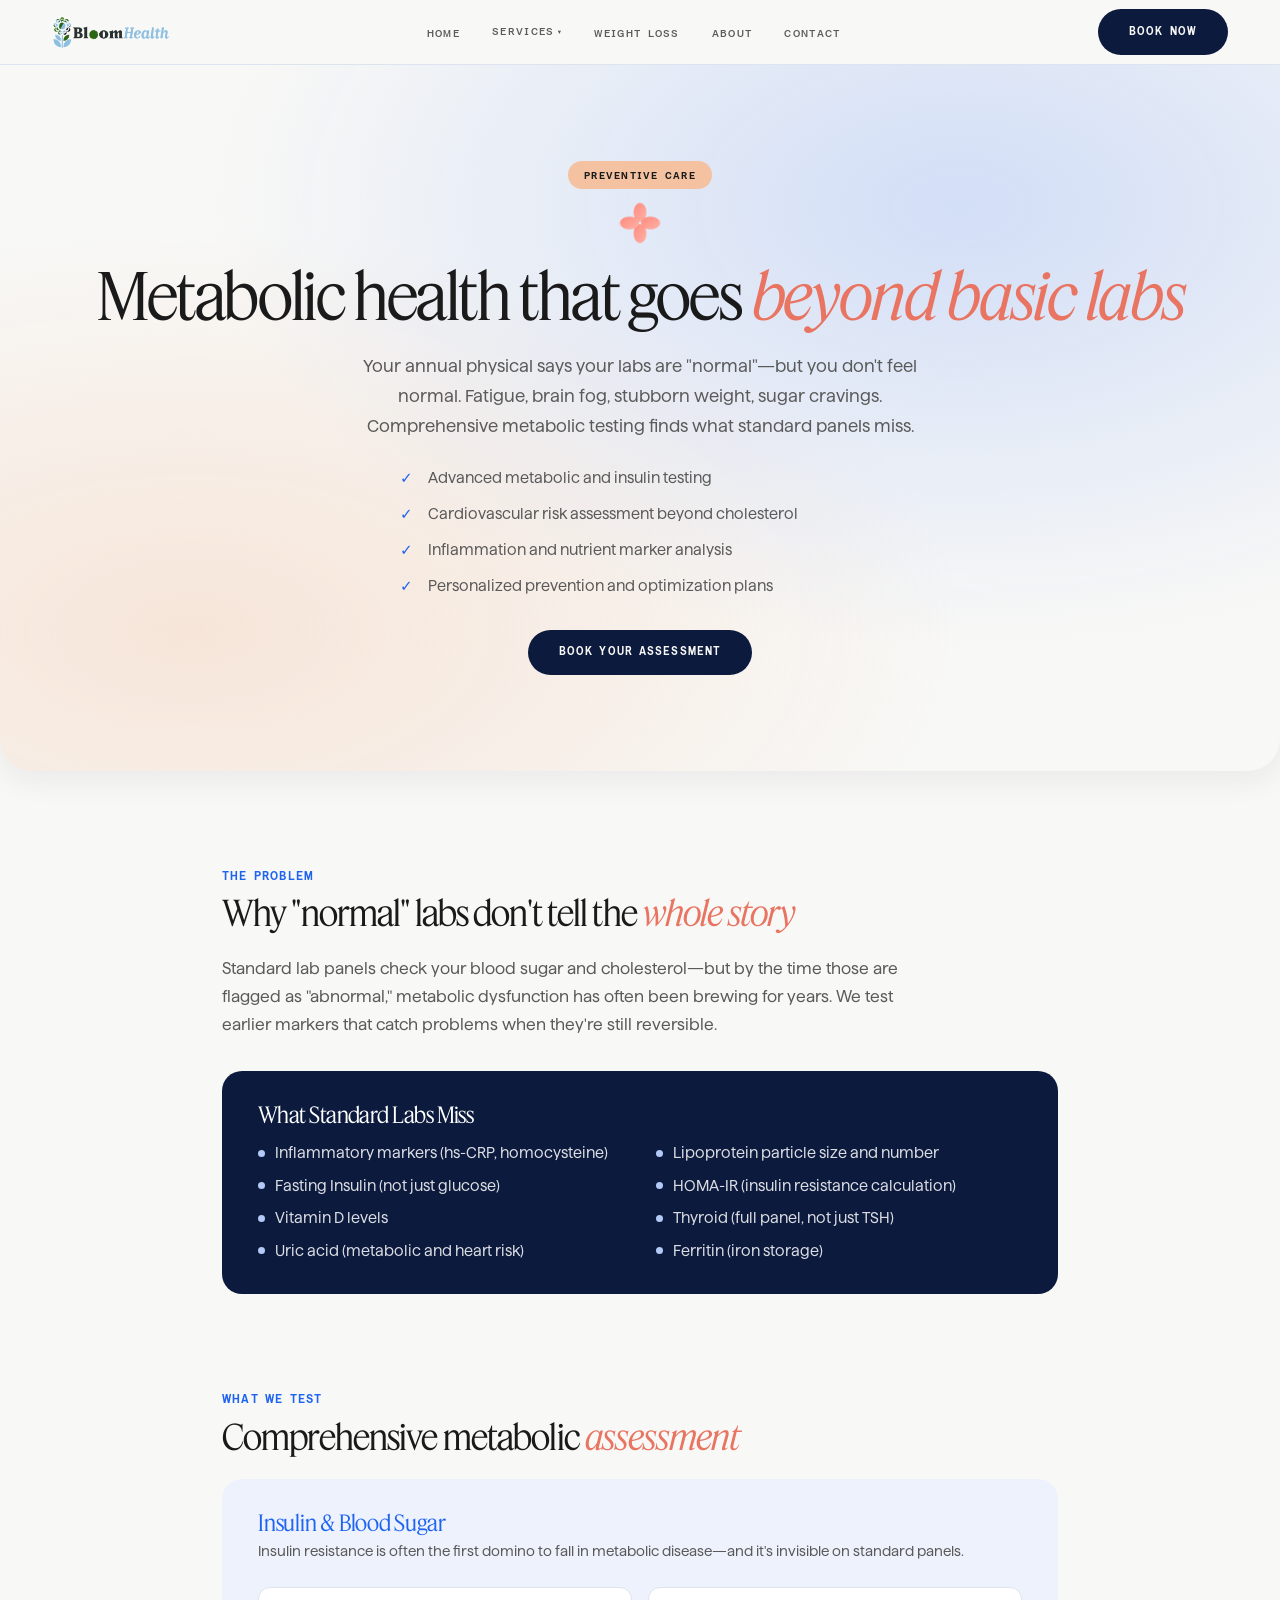
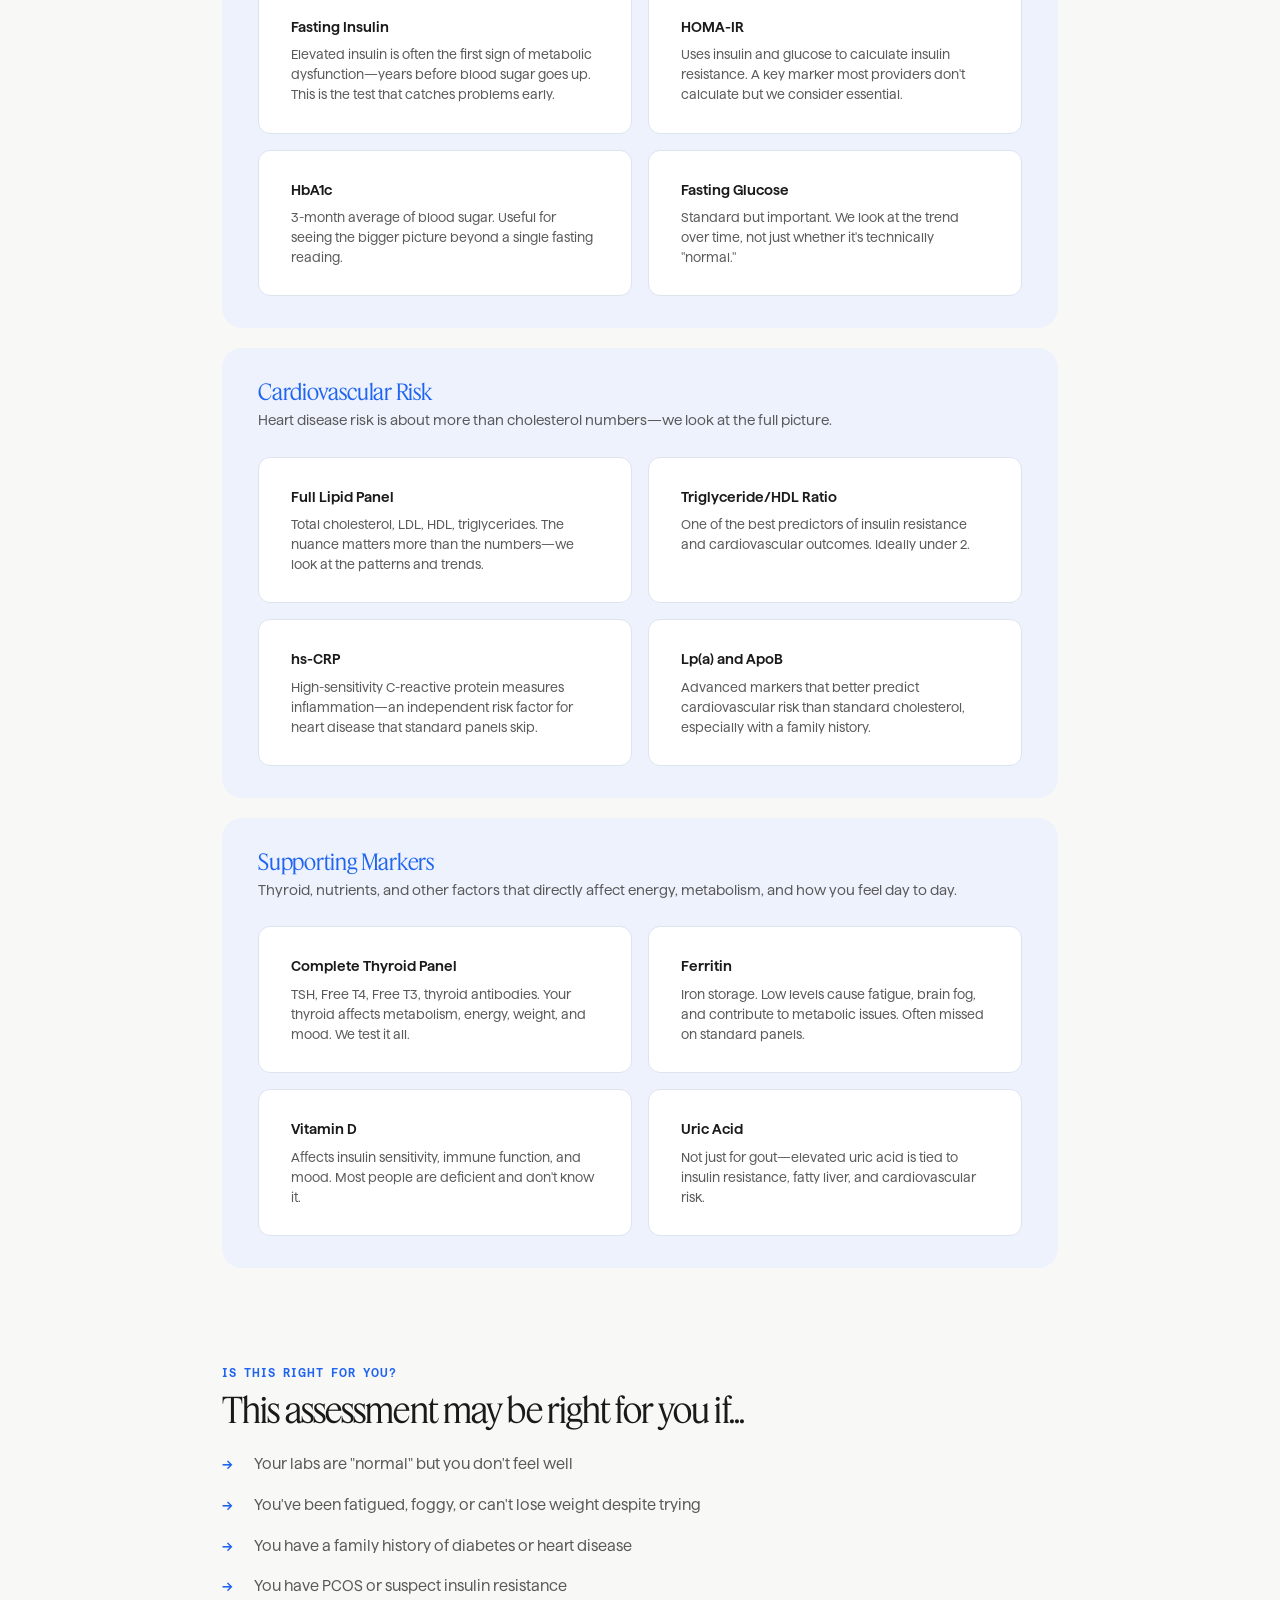
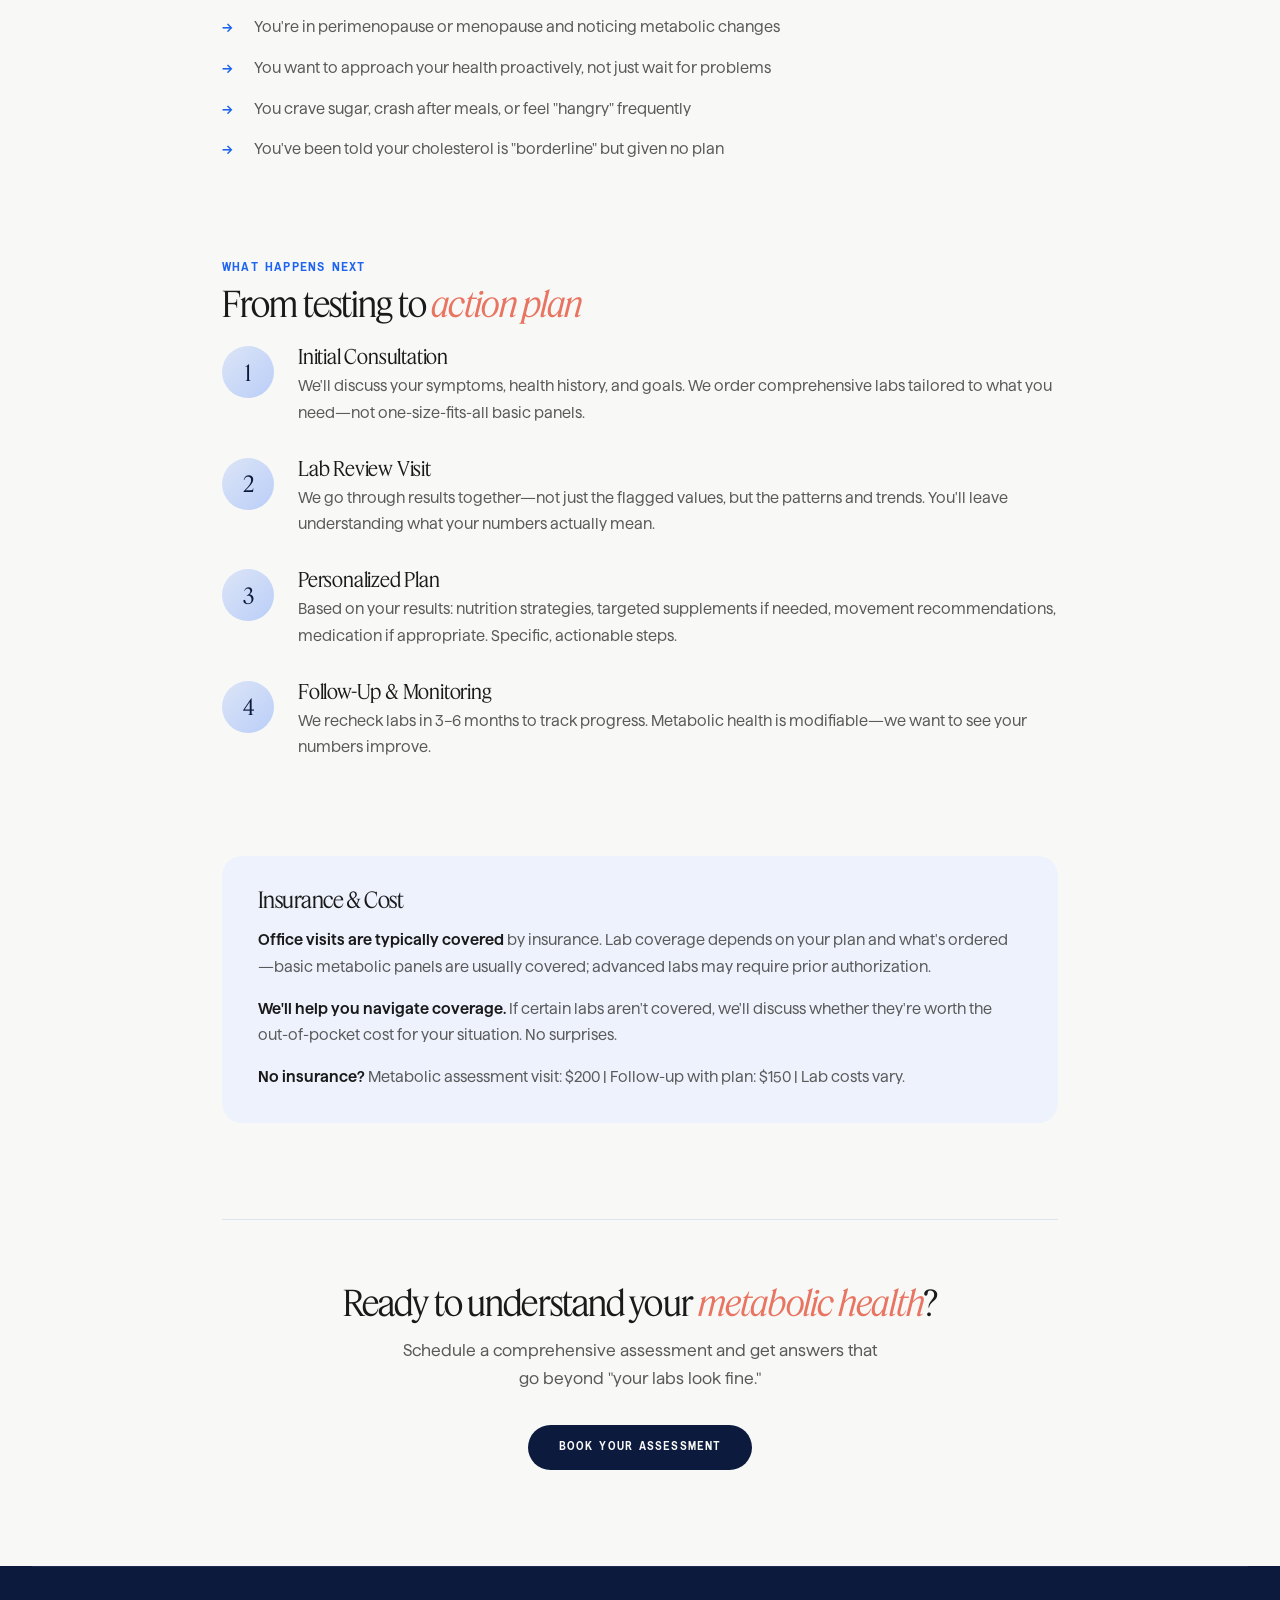
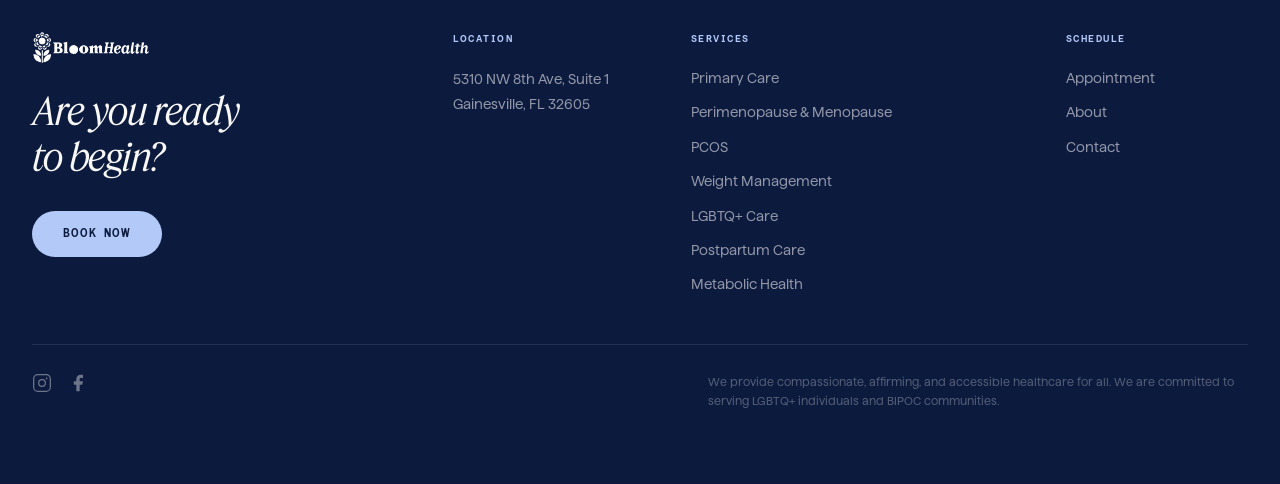
<file: metabolic-health.html>
<!DOCTYPE html>
<html lang="en">
<head>
  <meta charset="UTF-8">
  <meta name="viewport" content="width=device-width, initial-scale=1.0">
  <title>Metabolic Health | Bloom Health</title>
  <meta name="description" content="Comprehensive metabolic testing in Gainesville, FL. Go beyond basic labs to find what standard panels miss—fatigue, brain fog, insulin resistance, and more.">
  <link rel="stylesheet" href="css/styles.css">
</head>
<body>

<nav class="site-nav">
  <div class="nav-inner">
    <a href="index.html" class="logo"><img src="assets/Bloom-logo-light.png" class="site-logo" alt="Bloom Health"></a>
    <ul class="nav-links">
      <li><a href="index.html">Home</a></li>
      <li class="has-dropdown">
        <a href="services.html">Services <span class="dropdown-arrow">▾</span></a>
        <ul class="nav-dropdown">
          <li><a href="services.html">All Services</a></li>
          <li><a href="primary-care.html">Primary Care</a></li>
          <li><a href="perimenopause.html">Perimenopause &amp; Menopause</a></li>
          <li><a href="pcos.html">PCOS</a></li>
          <li><a href="weight-management.html">Weight Management</a></li>
          <li><a href="lgbtq-care.html">LGBTQ+ Care</a></li>
          <li><a href="postpartum.html">Postpartum Care</a></li>
          <li><a href="metabolic-health.html">Metabolic Health</a></li>
        </ul>
      </li>
      <li><a href="weight-management.html">Weight Loss</a></li>
      <li><a href="about.html">About</a></li>
      <li><a href="contact.html">Contact</a></li>
    </ul>
    <div class="nav-right">
      <a href="#" class="btn btn-dark">Book Now</a>
      <button class="hamburger" aria-label="Open menu" aria-expanded="false"><span></span><span></span><span></span></button>
    </div>
  </div>
</nav>
<div class="nav-overlay" role="dialog" aria-modal="true" aria-label="Navigation menu">
  <button class="close-btn" aria-label="Close menu">✕</button>
  <a href="index.html">Home</a>
  <a href="services.html">All Services</a>
  <a href="primary-care.html" class="overlay-sub">Primary Care</a>
  <a href="perimenopause.html" class="overlay-sub">Perimenopause &amp; Menopause</a>
  <a href="pcos.html" class="overlay-sub">PCOS</a>
  <a href="weight-management.html" class="overlay-sub">Weight Management</a>
  <a href="lgbtq-care.html" class="overlay-sub">LGBTQ+ Care</a>
  <a href="postpartum.html" class="overlay-sub">Postpartum Care</a>
  <a href="metabolic-health.html" class="overlay-sub">Metabolic Health</a>
  <a href="weight-management.html">Weight Loss</a>
  <a href="about.html">About</a>
  <a href="contact.html">Contact</a>
  <a href="#" class="btn btn-dark">Book Now</a>
</div>

<!-- HERO -->
<section class="service-hero">
  <span class="pill pill-peach">Preventive Care</span>
  <img src="assets/flower-4-gradient-coral.png" class="hero-icon" alt="">
  <h1>Metabolic health that goes <em>beyond basic labs</em></h1>
  <p class="hero-sub">Your annual physical says your labs are "normal"—but you don't feel normal. Fatigue, brain fog, stubborn weight, sugar cravings. Comprehensive metabolic testing finds what standard panels miss.</p>
  <ul class="hero-bullets">
    <li>Advanced metabolic and insulin testing</li>
    <li>Cardiovascular risk assessment beyond cholesterol</li>
    <li>Inflammation and nutrient marker analysis</li>
    <li>Personalized prevention and optimization plans</li>
  </ul>
  <a href="#" class="btn btn-dark">Book Your Assessment</a>
</section>

<div class="service-content">

  <!-- THE PROBLEM -->
  <section class="service-section">
    <span class="section-label">The Problem</span>
    <h2>Why "normal" labs don't tell the <em>whole story</em></h2>
    <p>Standard lab panels check your blood sugar and cholesterol—but by the time those are flagged as "abnormal," metabolic dysfunction has often been brewing for years. We test earlier markers that catch problems when they're still reversible.</p>
    <div class="content-box navy" style="margin-top: var(--sp-4);">
      <h3>What Standard Labs Miss</h3>
      <ul class="dot-grid">
        <li>Inflammatory markers (hs-CRP, homocysteine)</li>
        <li>Lipoprotein particle size and number</li>
        <li>Fasting Insulin (not just glucose)</li>
        <li>HOMA-IR (insulin resistance calculation)</li>
        <li>Vitamin D levels</li>
        <li>Thyroid (full panel, not just TSH)</li>
        <li>Uric acid (metabolic and heart risk)</li>
        <li>Ferritin (iron storage)</li>
      </ul>
    </div>
  </section>

  <!-- WHAT WE TEST -->
  <section class="service-section">
    <span class="section-label">What We Test</span>
    <h2>Comprehensive metabolic <em>assessment</em></h2>
    <div class="treat-stack">
      <div class="treat-cat">
        <h4>Insulin &amp; Blood Sugar</h4>
        <p>Insulin resistance is often the first domino to fall in metabolic disease—and it's invisible on standard panels.</p>
        <div class="treat-grid">
          <div class="treat-card"><h5>Fasting Insulin</h5><p>Elevated insulin is often the first sign of metabolic dysfunction—years before blood sugar goes up. This is the test that catches problems early.</p></div>
          <div class="treat-card"><h5>HOMA-IR</h5><p>Uses insulin and glucose to calculate insulin resistance. A key marker most providers don't calculate but we consider essential.</p></div>
          <div class="treat-card"><h5>HbA1c</h5><p>3-month average of blood sugar. Useful for seeing the bigger picture beyond a single fasting reading.</p></div>
          <div class="treat-card"><h5>Fasting Glucose</h5><p>Standard but important. We look at the trend over time, not just whether it's technically "normal."</p></div>
        </div>
      </div>
      <div class="treat-cat">
        <h4>Cardiovascular Risk</h4>
        <p>Heart disease risk is about more than cholesterol numbers—we look at the full picture.</p>
        <div class="treat-grid">
          <div class="treat-card"><h5>Full Lipid Panel</h5><p>Total cholesterol, LDL, HDL, triglycerides. The nuance matters more than the numbers—we look at the patterns and trends.</p></div>
          <div class="treat-card"><h5>Triglyceride/HDL Ratio</h5><p>One of the best predictors of insulin resistance and cardiovascular outcomes. Ideally under 2.</p></div>
          <div class="treat-card"><h5>hs-CRP</h5><p>High-sensitivity C-reactive protein measures inflammation—an independent risk factor for heart disease that standard panels skip.</p></div>
          <div class="treat-card"><h5>Lp(a) and ApoB</h5><p>Advanced markers that better predict cardiovascular risk than standard cholesterol, especially with a family history.</p></div>
        </div>
      </div>
      <div class="treat-cat">
        <h4>Supporting Markers</h4>
        <p>Thyroid, nutrients, and other factors that directly affect energy, metabolism, and how you feel day to day.</p>
        <div class="treat-grid">
          <div class="treat-card"><h5>Complete Thyroid Panel</h5><p>TSH, Free T4, Free T3, thyroid antibodies. Your thyroid affects metabolism, energy, weight, and mood. We test it all.</p></div>
          <div class="treat-card"><h5>Ferritin</h5><p>Iron storage. Low levels cause fatigue, brain fog, and contribute to metabolic issues. Often missed on standard panels.</p></div>
          <div class="treat-card"><h5>Vitamin D</h5><p>Affects insulin sensitivity, immune function, and mood. Most people are deficient and don't know it.</p></div>
          <div class="treat-card"><h5>Uric Acid</h5><p>Not just for gout—elevated uric acid is tied to insulin resistance, fatty liver, and cardiovascular risk.</p></div>
        </div>
      </div>
    </div>
  </section>

  <!-- IS THIS RIGHT FOR YOU -->
  <section class="service-section">
    <span class="section-label">Is This Right for You?</span>
    <h2>This assessment may be right for you if...</h2>
    <ul class="service-checklist">
      <li>Your labs are "normal" but you don't feel well</li>
      <li>You've been fatigued, foggy, or can't lose weight despite trying</li>
      <li>You have a family history of diabetes or heart disease</li>
      <li>You have PCOS or suspect insulin resistance</li>
      <li>You're in perimenopause or menopause and noticing metabolic changes</li>
      <li>You want to approach your health proactively, not just wait for problems</li>
      <li>You crave sugar, crash after meals, or feel "hangry" frequently</li>
      <li>You've been told your cholesterol is "borderline" but given no plan</li>
    </ul>
  </section>

  <!-- WHAT HAPPENS NEXT -->
  <section class="service-section">
    <span class="section-label">What Happens Next</span>
    <h2>From testing to <em>action plan</em></h2>
    <div class="steps">
      <div class="step">
        <div class="step-number">1</div>
        <div class="step-content">
          <h4>Initial Consultation</h4>
          <p>We'll discuss your symptoms, health history, and goals. We order comprehensive labs tailored to what you need—not one-size-fits-all basic panels.</p>
        </div>
      </div>
      <div class="step">
        <div class="step-number">2</div>
        <div class="step-content">
          <h4>Lab Review Visit</h4>
          <p>We go through results together—not just the flagged values, but the patterns and trends. You'll leave understanding what your numbers actually mean.</p>
        </div>
      </div>
      <div class="step">
        <div class="step-number">3</div>
        <div class="step-content">
          <h4>Personalized Plan</h4>
          <p>Based on your results: nutrition strategies, targeted supplements if needed, movement recommendations, medication if appropriate. Specific, actionable steps.</p>
        </div>
      </div>
      <div class="step">
        <div class="step-number">4</div>
        <div class="step-content">
          <h4>Follow-Up &amp; Monitoring</h4>
          <p>We recheck labs in 3–6 months to track progress. Metabolic health is modifiable—we want to see your numbers improve.</p>
        </div>
      </div>
    </div>
  </section>

  <!-- INSURANCE -->
  <div class="service-insurance">
    <h3>Insurance &amp; Cost</h3>
    <p><strong>Office visits are typically covered</strong> by insurance. Lab coverage depends on your plan and what's ordered—basic metabolic panels are usually covered; advanced labs may require prior authorization.</p>
    <p><strong>We'll help you navigate coverage.</strong> If certain labs aren't covered, we'll discuss whether they're worth the out-of-pocket cost for your situation. No surprises.</p>
    <p><strong>No insurance?</strong> Metabolic assessment visit: $200 | Follow-up with plan: $150 | Lab costs vary.</p>
  </div>

  <!-- CTA -->
  <div class="service-cta">
    <h2>Ready to understand your <em>metabolic health</em>?</h2>
    <p>Schedule a comprehensive assessment and get answers that go beyond "your labs look fine."</p>
    <a href="#" class="btn btn-dark">Book Your Assessment</a>
  </div>

</div>

<footer class="site-footer">
  <div class="footer-card">
    <div class="footer-top">
      <div class="footer-brand">
        <a href="index.html" class="logo"><img src="assets/Bloom-logo-light.png" class="site-logo" alt="Bloom Health" style="filter: brightness(0) invert(1);"></a>
        <p class="footer-tagline">Are you ready<br>to begin?</p>
        <a href="#" class="btn btn-mint">Book Now</a>
      </div>
      <div><span class="footer-col-label">Location</span><div class="footer-col-links"><address>5310 NW 8th Ave, Suite 1<br>Gainesville, FL 32605</address></div></div>
      <div><span class="footer-col-label">Services</span><nav class="footer-col-links"><a href="primary-care.html">Primary Care</a><a href="perimenopause.html">Perimenopause &amp; Menopause</a><a href="pcos.html">PCOS</a><a href="weight-management.html">Weight Management</a><a href="lgbtq-care.html">LGBTQ+ Care</a><a href="postpartum.html">Postpartum Care</a><a href="metabolic-health.html">Metabolic Health</a></nav></div>
      <div><span class="footer-col-label">Schedule</span><nav class="footer-col-links"><a href="#">Appointment</a><a href="about.html">About</a><a href="contact.html">Contact</a></nav></div>
    </div>
    <hr class="footer-divider">
    <div class="footer-bottom">
      <div class="footer-social">
        <a href="#" aria-label="Instagram"><svg width="20" height="20" fill="none" stroke="currentColor" stroke-width="1.5" viewBox="0 0 24 24"><rect x="2" y="2" width="20" height="20" rx="5"/><circle cx="12" cy="12" r="4"/><path d="M17.5 6.5h.01" stroke-linecap="round" stroke-width="2"/></svg></a>
        <a href="#" aria-label="Facebook"><svg width="20" height="20" fill="currentColor" viewBox="0 0 24 24"><path d="M18 2h-3a5 5 0 0 0-5 5v3H7v4h3v8h4v-8h3l1-4h-4V7a1 1 0 0 1 1-1h3z"/></svg></a>
      </div>
      <p class="footer-fine-print">We provide compassionate, affirming, and accessible healthcare for all. We are committed to serving LGBTQ+ individuals and BIPOC communities.</p>
    </div>
  </div>
</footer>
<script src="js/main.js"></script>
</body>
</html>
</file>
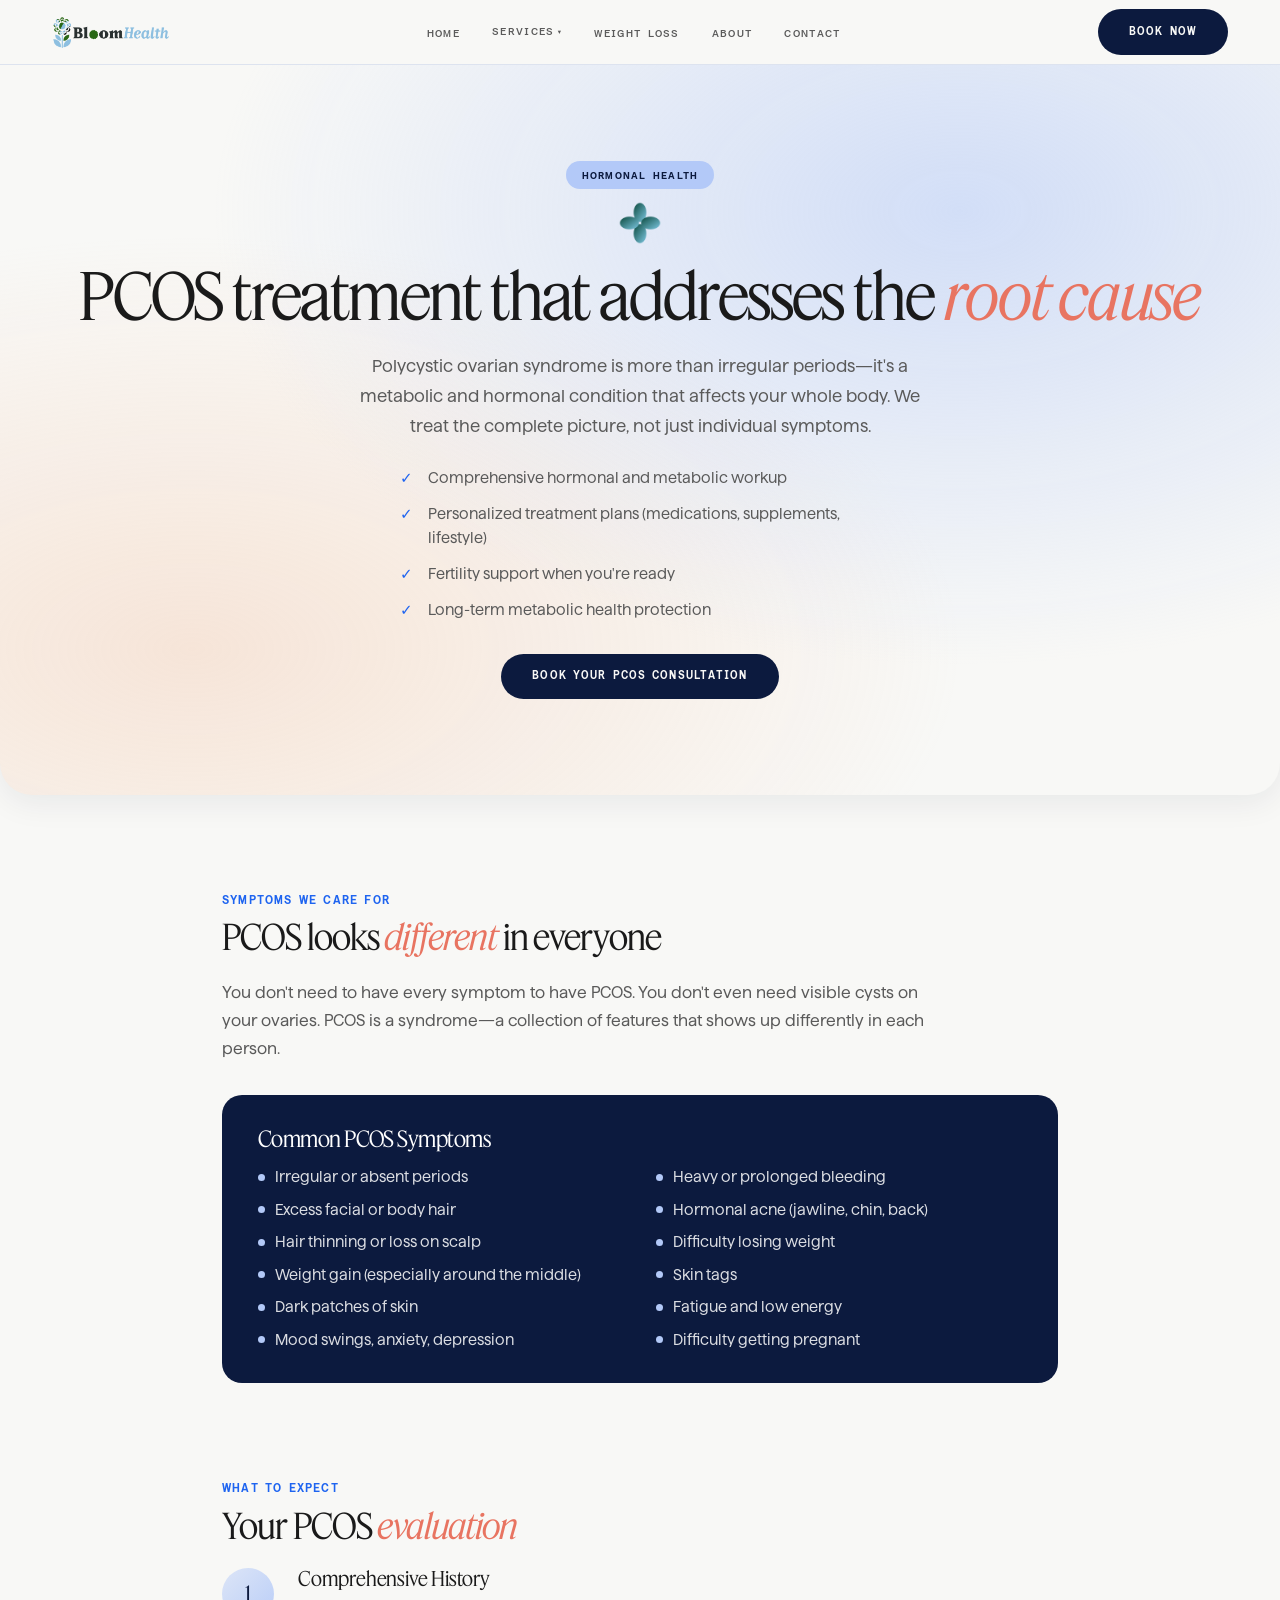
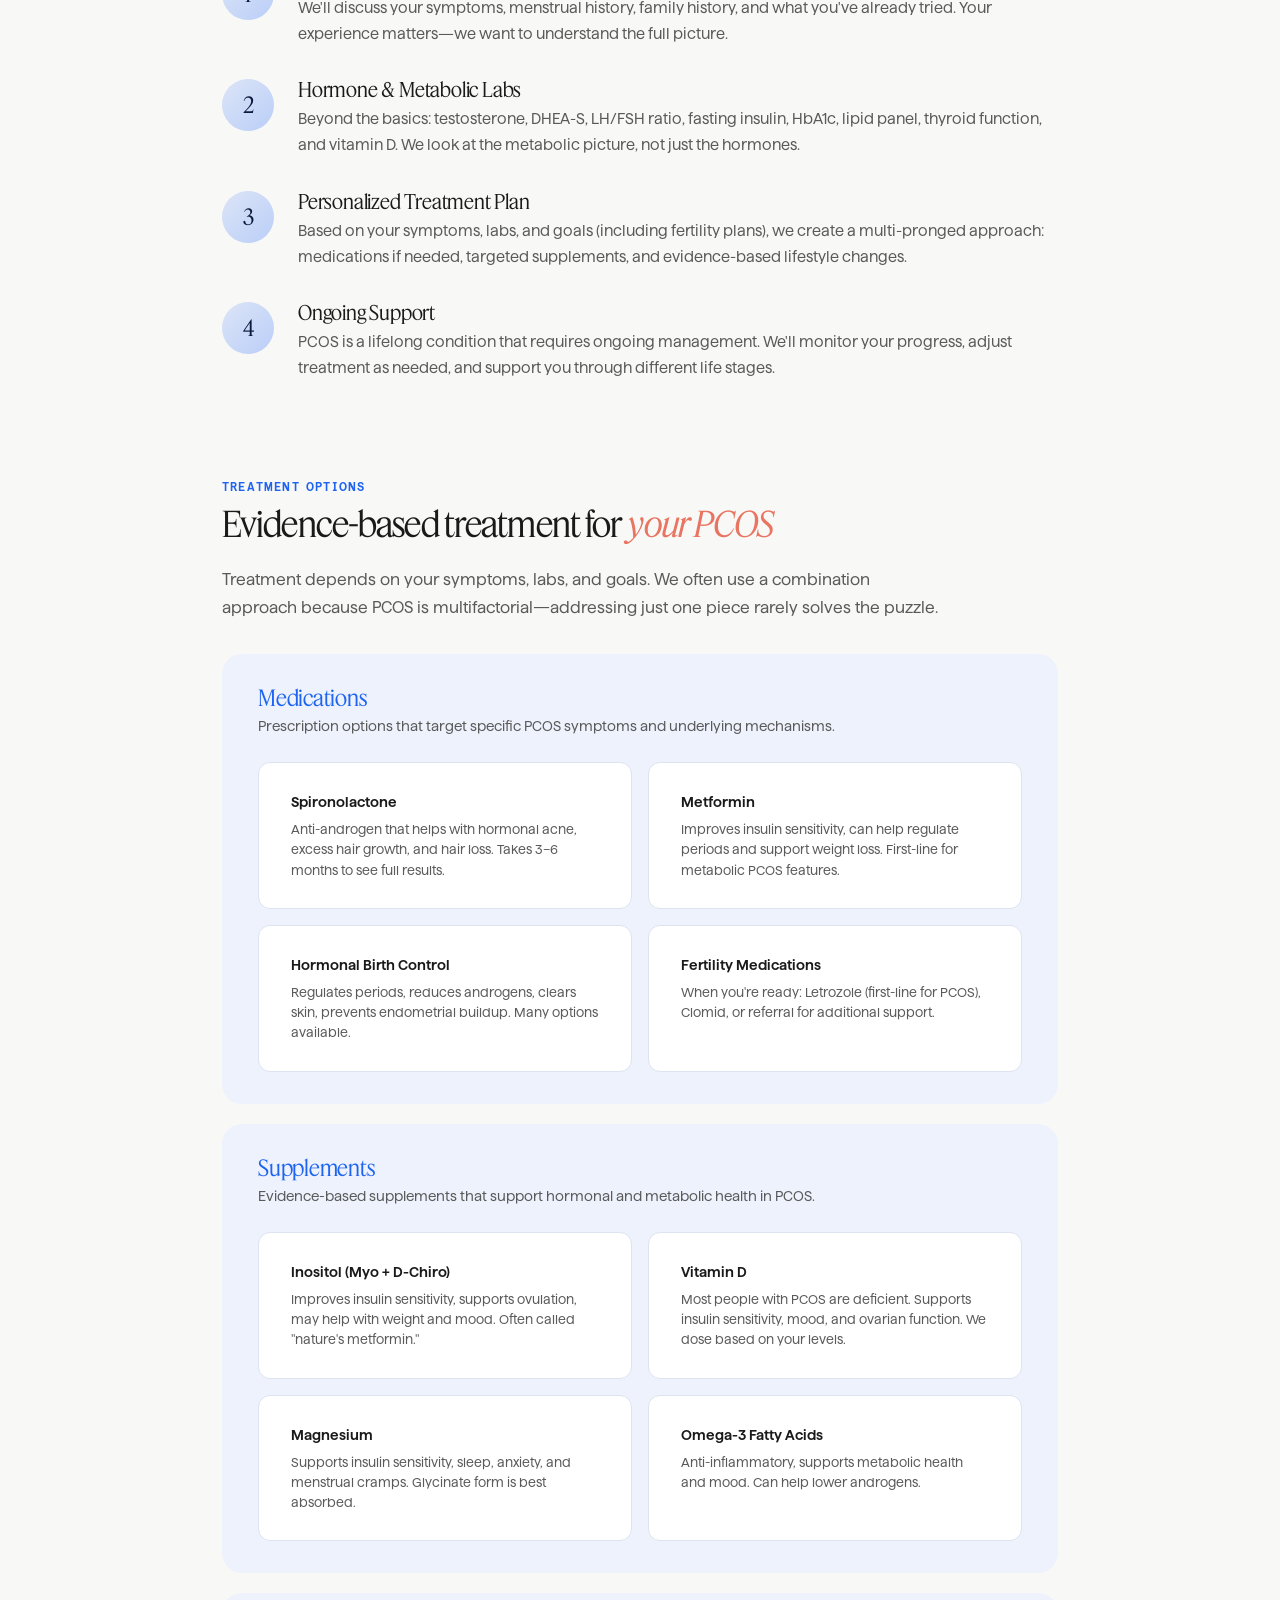
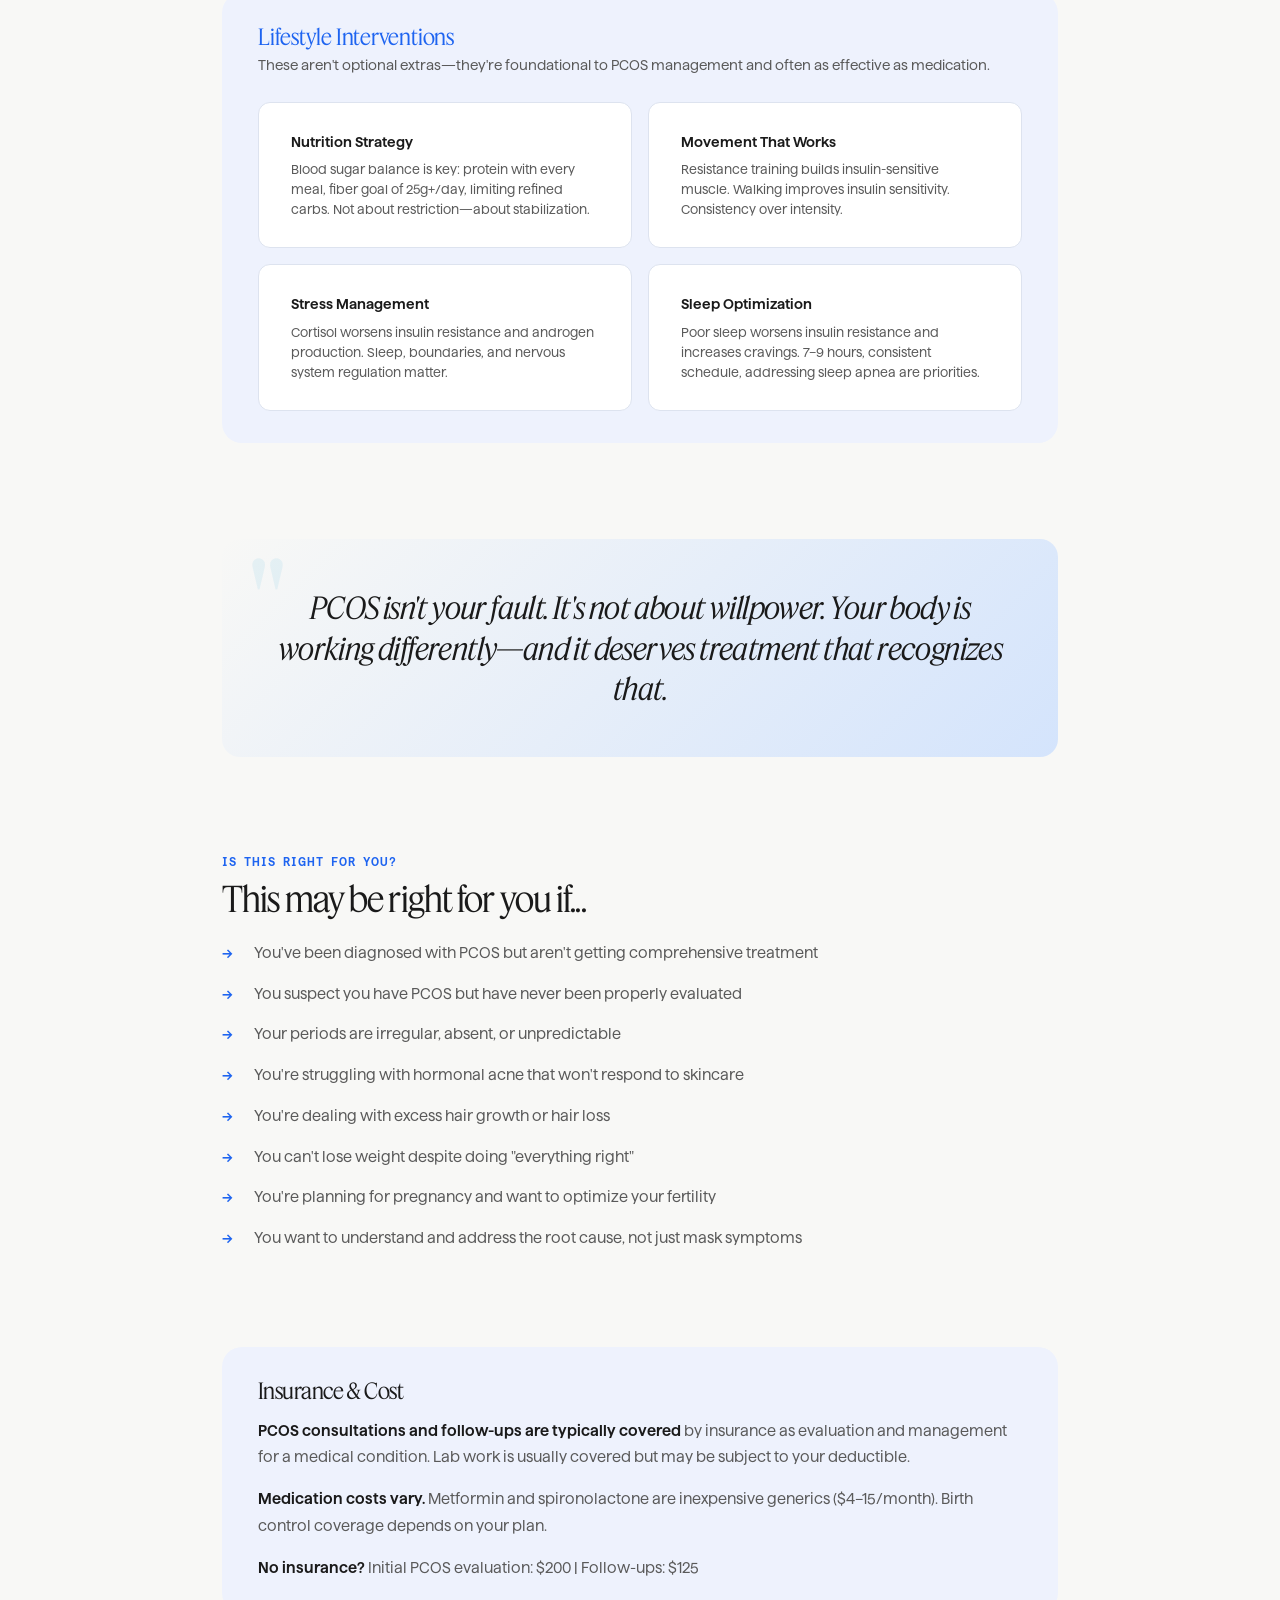
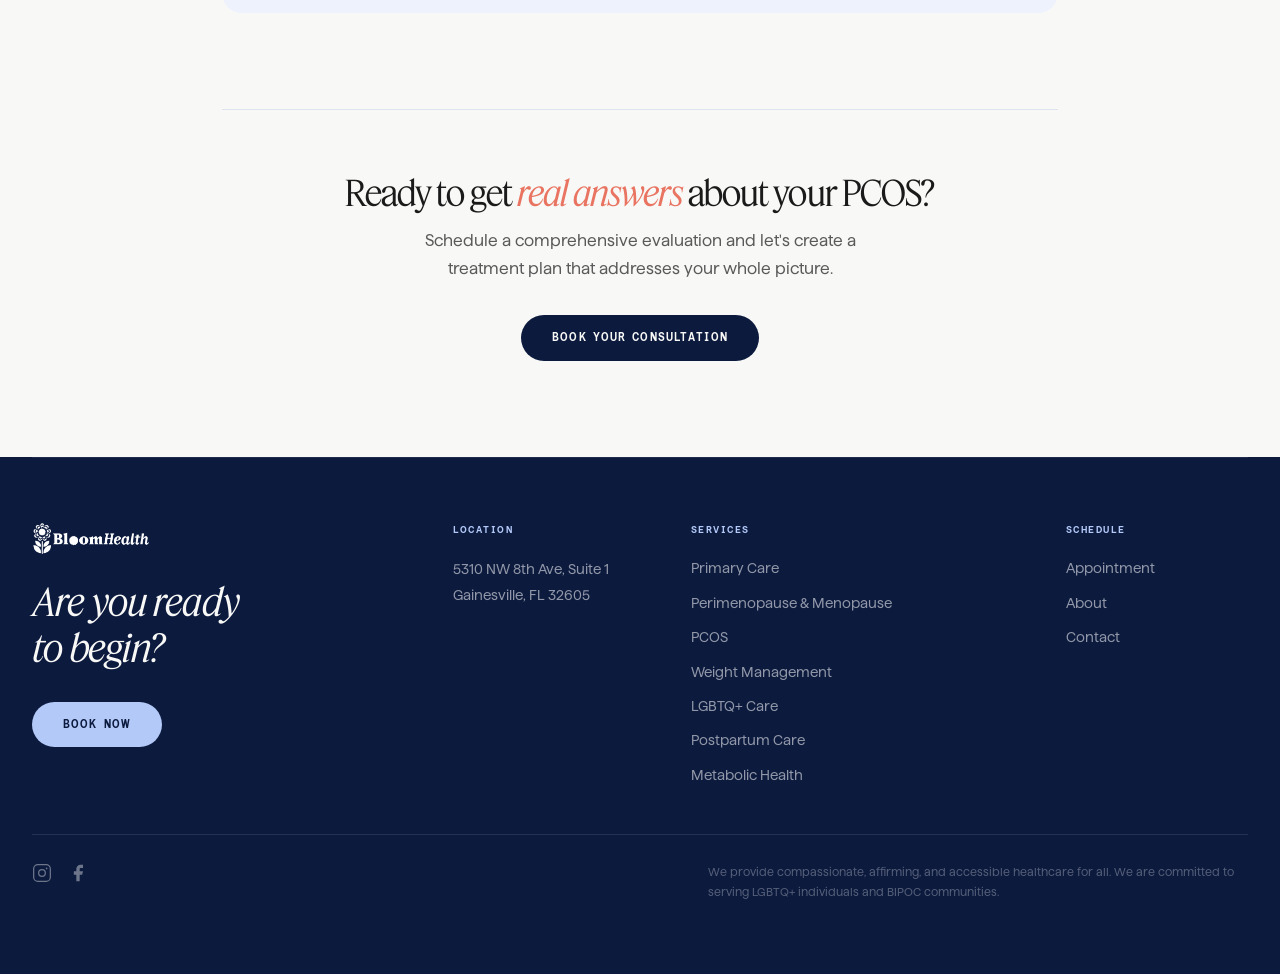
<file: pcos.html>
<!DOCTYPE html>
<html lang="en">
<head>
  <meta charset="UTF-8">
  <meta name="viewport" content="width=device-width, initial-scale=1.0">
  <title>PCOS Treatment | Bloom Health</title>
  <meta name="description" content="Root-cause PCOS care in Gainesville, FL. Hormonal and metabolic treatment that addresses the whole picture, not just symptoms.">
  <link rel="stylesheet" href="css/styles.css">
</head>
<body>

<nav class="site-nav">
  <div class="nav-inner">
    <a href="index.html" class="logo"><img src="assets/Bloom-logo-light.png" class="site-logo" alt="Bloom Health"></a>
    <ul class="nav-links">
      <li><a href="index.html">Home</a></li>
      <li class="has-dropdown">
        <a href="services.html">Services <span class="dropdown-arrow">▾</span></a>
        <ul class="nav-dropdown">
          <li><a href="services.html">All Services</a></li>
          <li><a href="primary-care.html">Primary Care</a></li>
          <li><a href="perimenopause.html">Perimenopause &amp; Menopause</a></li>
          <li><a href="pcos.html">PCOS</a></li>
          <li><a href="weight-management.html">Weight Management</a></li>
          <li><a href="lgbtq-care.html">LGBTQ+ Care</a></li>
          <li><a href="postpartum.html">Postpartum Care</a></li>
          <li><a href="metabolic-health.html">Metabolic Health</a></li>
        </ul>
      </li>
      <li><a href="weight-management.html">Weight Loss</a></li>
      <li><a href="about.html">About</a></li>
      <li><a href="contact.html">Contact</a></li>
    </ul>
    <div class="nav-right">
      <a href="#" class="btn btn-dark">Book Now</a>
      <button class="hamburger" aria-label="Open menu" aria-expanded="false"><span></span><span></span><span></span></button>
    </div>
  </div>
</nav>
<div class="nav-overlay" role="dialog" aria-modal="true" aria-label="Navigation menu">
  <button class="close-btn" aria-label="Close menu">✕</button>
  <a href="index.html">Home</a>
  <a href="services.html">All Services</a>
  <a href="primary-care.html" class="overlay-sub">Primary Care</a>
  <a href="perimenopause.html" class="overlay-sub">Perimenopause &amp; Menopause</a>
  <a href="pcos.html" class="overlay-sub">PCOS</a>
  <a href="weight-management.html" class="overlay-sub">Weight Management</a>
  <a href="lgbtq-care.html" class="overlay-sub">LGBTQ+ Care</a>
  <a href="postpartum.html" class="overlay-sub">Postpartum Care</a>
  <a href="metabolic-health.html" class="overlay-sub">Metabolic Health</a>
  <a href="weight-management.html">Weight Loss</a>
  <a href="about.html">About</a>
  <a href="contact.html">Contact</a>
  <a href="#" class="btn btn-dark">Book Now</a>
</div>

<!-- HERO -->
<section class="service-hero">
  <span class="pill pill-mint">Hormonal Health</span>
  <img src="assets/flower-4-gradient-mint.png" class="hero-icon" alt="">
  <h1>PCOS treatment that addresses the <em>root cause</em></h1>
  <p class="hero-sub">Polycystic ovarian syndrome is more than irregular periods—it's a metabolic and hormonal condition that affects your whole body. We treat the complete picture, not just individual symptoms.</p>
  <ul class="hero-bullets">
    <li>Comprehensive hormonal and metabolic workup</li>
    <li>Personalized treatment plans (medications, supplements, lifestyle)</li>
    <li>Fertility support when you're ready</li>
    <li>Long-term metabolic health protection</li>
  </ul>
  <a href="#" class="btn btn-dark">Book Your PCOS Consultation</a>
</section>

<div class="service-content">

  <!-- SYMPTOMS -->
  <section class="service-section">
    <span class="section-label">Symptoms We Care For</span>
    <h2>PCOS looks <em>different</em> in everyone</h2>
    <p>You don't need to have every symptom to have PCOS. You don't even need visible cysts on your ovaries. PCOS is a syndrome—a collection of features that shows up differently in each person.</p>
    <div class="content-box navy">
      <h3>Common PCOS Symptoms</h3>
      <ul class="dot-grid">
        <li>Irregular or absent periods</li>
        <li>Heavy or prolonged bleeding</li>
        <li>Excess facial or body hair</li>
        <li>Hormonal acne (jawline, chin, back)</li>
        <li>Hair thinning or loss on scalp</li>
        <li>Difficulty losing weight</li>
        <li>Weight gain (especially around the middle)</li>
        <li>Skin tags</li>
        <li>Dark patches of skin</li>
        <li>Fatigue and low energy</li>
        <li>Mood swings, anxiety, depression</li>
        <li>Difficulty getting pregnant</li>
      </ul>
    </div>
  </section>

  <!-- WHAT TO EXPECT -->
  <section class="service-section">
    <span class="section-label">What to Expect</span>
    <h2>Your PCOS <em>evaluation</em></h2>
    <div class="steps">
      <div class="step">
        <div class="step-number">1</div>
        <div class="step-content">
          <h4>Comprehensive History</h4>
          <p>We'll discuss your symptoms, menstrual history, family history, and what you've already tried. Your experience matters—we want to understand the full picture.</p>
        </div>
      </div>
      <div class="step">
        <div class="step-number">2</div>
        <div class="step-content">
          <h4>Hormone &amp; Metabolic Labs</h4>
          <p>Beyond the basics: testosterone, DHEA-S, LH/FSH ratio, fasting insulin, HbA1c, lipid panel, thyroid function, and vitamin D. We look at the metabolic picture, not just the hormones.</p>
        </div>
      </div>
      <div class="step">
        <div class="step-number">3</div>
        <div class="step-content">
          <h4>Personalized Treatment Plan</h4>
          <p>Based on your symptoms, labs, and goals (including fertility plans), we create a multi-pronged approach: medications if needed, targeted supplements, and evidence-based lifestyle changes.</p>
        </div>
      </div>
      <div class="step">
        <div class="step-number">4</div>
        <div class="step-content">
          <h4>Ongoing Support</h4>
          <p>PCOS is a lifelong condition that requires ongoing management. We'll monitor your progress, adjust treatment as needed, and support you through different life stages.</p>
        </div>
      </div>
    </div>
  </section>

  <!-- TREATMENT OPTIONS -->
  <section class="service-section">
    <span class="section-label">Treatment Options</span>
    <h2>Evidence-based treatment for <em>your PCOS</em></h2>
    <p>Treatment depends on your symptoms, labs, and goals. We often use a combination approach because PCOS is multifactorial—addressing just one piece rarely solves the puzzle.</p>
    <div class="treat-stack">
      <div class="treat-cat">
        <h4>Medications</h4>
        <p>Prescription options that target specific PCOS symptoms and underlying mechanisms.</p>
        <div class="treat-grid">
          <div class="treat-card"><h5>Spironolactone</h5><p>Anti-androgen that helps with hormonal acne, excess hair growth, and hair loss. Takes 3–6 months to see full results.</p></div>
          <div class="treat-card"><h5>Metformin</h5><p>Improves insulin sensitivity, can help regulate periods and support weight loss. First-line for metabolic PCOS features.</p></div>
          <div class="treat-card"><h5>Hormonal Birth Control</h5><p>Regulates periods, reduces androgens, clears skin, prevents endometrial buildup. Many options available.</p></div>
          <div class="treat-card"><h5>Fertility Medications</h5><p>When you're ready: Letrozole (first-line for PCOS), Clomid, or referral for additional support.</p></div>
        </div>
      </div>
      <div class="treat-cat">
        <h4>Supplements</h4>
        <p>Evidence-based supplements that support hormonal and metabolic health in PCOS.</p>
        <div class="treat-grid">
          <div class="treat-card"><h5>Inositol (Myo + D-Chiro)</h5><p>Improves insulin sensitivity, supports ovulation, may help with weight and mood. Often called "nature's metformin."</p></div>
          <div class="treat-card"><h5>Vitamin D</h5><p>Most people with PCOS are deficient. Supports insulin sensitivity, mood, and ovarian function. We dose based on your levels.</p></div>
          <div class="treat-card"><h5>Magnesium</h5><p>Supports insulin sensitivity, sleep, anxiety, and menstrual cramps. Glycinate form is best absorbed.</p></div>
          <div class="treat-card"><h5>Omega-3 Fatty Acids</h5><p>Anti-inflammatory, supports metabolic health and mood. Can help lower androgens.</p></div>
        </div>
      </div>
      <div class="treat-cat">
        <h4>Lifestyle Interventions</h4>
        <p>These aren't optional extras—they're foundational to PCOS management and often as effective as medication.</p>
        <div class="treat-grid">
          <div class="treat-card"><h5>Nutrition Strategy</h5><p>Blood sugar balance is key: protein with every meal, fiber goal of 25g+/day, limiting refined carbs. Not about restriction—about stabilization.</p></div>
          <div class="treat-card"><h5>Movement That Works</h5><p>Resistance training builds insulin-sensitive muscle. Walking improves insulin sensitivity. Consistency over intensity.</p></div>
          <div class="treat-card"><h5>Stress Management</h5><p>Cortisol worsens insulin resistance and androgen production. Sleep, boundaries, and nervous system regulation matter.</p></div>
          <div class="treat-card"><h5>Sleep Optimization</h5><p>Poor sleep worsens insulin resistance and increases cravings. 7–9 hours, consistent schedule, addressing sleep apnea are priorities.</p></div>
        </div>
      </div>
    </div>
  </section>

  <!-- QUOTE -->
  <div class="quote-card" style="margin-bottom: var(--sp-7);">
    <span class="quote-mark">"</span>
    <blockquote>PCOS isn't your fault. It's not about willpower. Your body is working differently—and it deserves <em>treatment that recognizes that</em>.</blockquote>
  </div>

  <!-- IS THIS RIGHT FOR YOU -->
  <section class="service-section">
    <span class="section-label">Is This Right for You?</span>
    <h2>This may be right for you if...</h2>
    <ul class="service-checklist">
      <li>You've been diagnosed with PCOS but aren't getting comprehensive treatment</li>
      <li>You suspect you have PCOS but have never been properly evaluated</li>
      <li>Your periods are irregular, absent, or unpredictable</li>
      <li>You're struggling with hormonal acne that won't respond to skincare</li>
      <li>You're dealing with excess hair growth or hair loss</li>
      <li>You can't lose weight despite doing "everything right"</li>
      <li>You're planning for pregnancy and want to optimize your fertility</li>
      <li>You want to understand and address the root cause, not just mask symptoms</li>
    </ul>
  </section>

  <!-- INSURANCE -->
  <div class="service-insurance">
    <h3>Insurance &amp; Cost</h3>
    <p><strong>PCOS consultations and follow-ups are typically covered</strong> by insurance as evaluation and management for a medical condition. Lab work is usually covered but may be subject to your deductible.</p>
    <p><strong>Medication costs vary.</strong> Metformin and spironolactone are inexpensive generics ($4–15/month). Birth control coverage depends on your plan.</p>
    <p><strong>No insurance?</strong> Initial PCOS evaluation: $200 | Follow-ups: $125</p>
  </div>

  <!-- CTA -->
  <div class="service-cta">
    <h2>Ready to get <em>real answers</em> about your PCOS?</h2>
    <p>Schedule a comprehensive evaluation and let's create a treatment plan that addresses your whole picture.</p>
    <a href="#" class="btn btn-dark">Book Your Consultation</a>
  </div>

</div>

<footer class="site-footer">
  <div class="footer-card">
    <div class="footer-top">
      <div class="footer-brand">
        <a href="index.html" class="logo"><img src="assets/Bloom-logo-light.png" class="site-logo" alt="Bloom Health" style="filter: brightness(0) invert(1);"></a>
        <p class="footer-tagline">Are you ready<br>to begin?</p>
        <a href="#" class="btn btn-mint">Book Now</a>
      </div>
      <div><span class="footer-col-label">Location</span><div class="footer-col-links"><address>5310 NW 8th Ave, Suite 1<br>Gainesville, FL 32605</address></div></div>
      <div><span class="footer-col-label">Services</span><nav class="footer-col-links"><a href="primary-care.html">Primary Care</a><a href="perimenopause.html">Perimenopause &amp; Menopause</a><a href="pcos.html">PCOS</a><a href="weight-management.html">Weight Management</a><a href="lgbtq-care.html">LGBTQ+ Care</a><a href="postpartum.html">Postpartum Care</a><a href="metabolic-health.html">Metabolic Health</a></nav></div>
      <div><span class="footer-col-label">Schedule</span><nav class="footer-col-links"><a href="#">Appointment</a><a href="about.html">About</a><a href="contact.html">Contact</a></nav></div>
    </div>
    <hr class="footer-divider">
    <div class="footer-bottom">
      <div class="footer-social">
        <a href="#" aria-label="Instagram"><svg width="20" height="20" fill="none" stroke="currentColor" stroke-width="1.5" viewBox="0 0 24 24"><rect x="2" y="2" width="20" height="20" rx="5"/><circle cx="12" cy="12" r="4"/><path d="M17.5 6.5h.01" stroke-linecap="round" stroke-width="2"/></svg></a>
        <a href="#" aria-label="Facebook"><svg width="20" height="20" fill="currentColor" viewBox="0 0 24 24"><path d="M18 2h-3a5 5 0 0 0-5 5v3H7v4h3v8h4v-8h3l1-4h-4V7a1 1 0 0 1 1-1h3z"/></svg></a>
      </div>
      <p class="footer-fine-print">We provide compassionate, affirming, and accessible healthcare for all. We are committed to serving LGBTQ+ individuals and BIPOC communities.</p>
    </div>
  </div>
</footer>
<script src="js/main.js"></script>
</body>
</html>
</file>
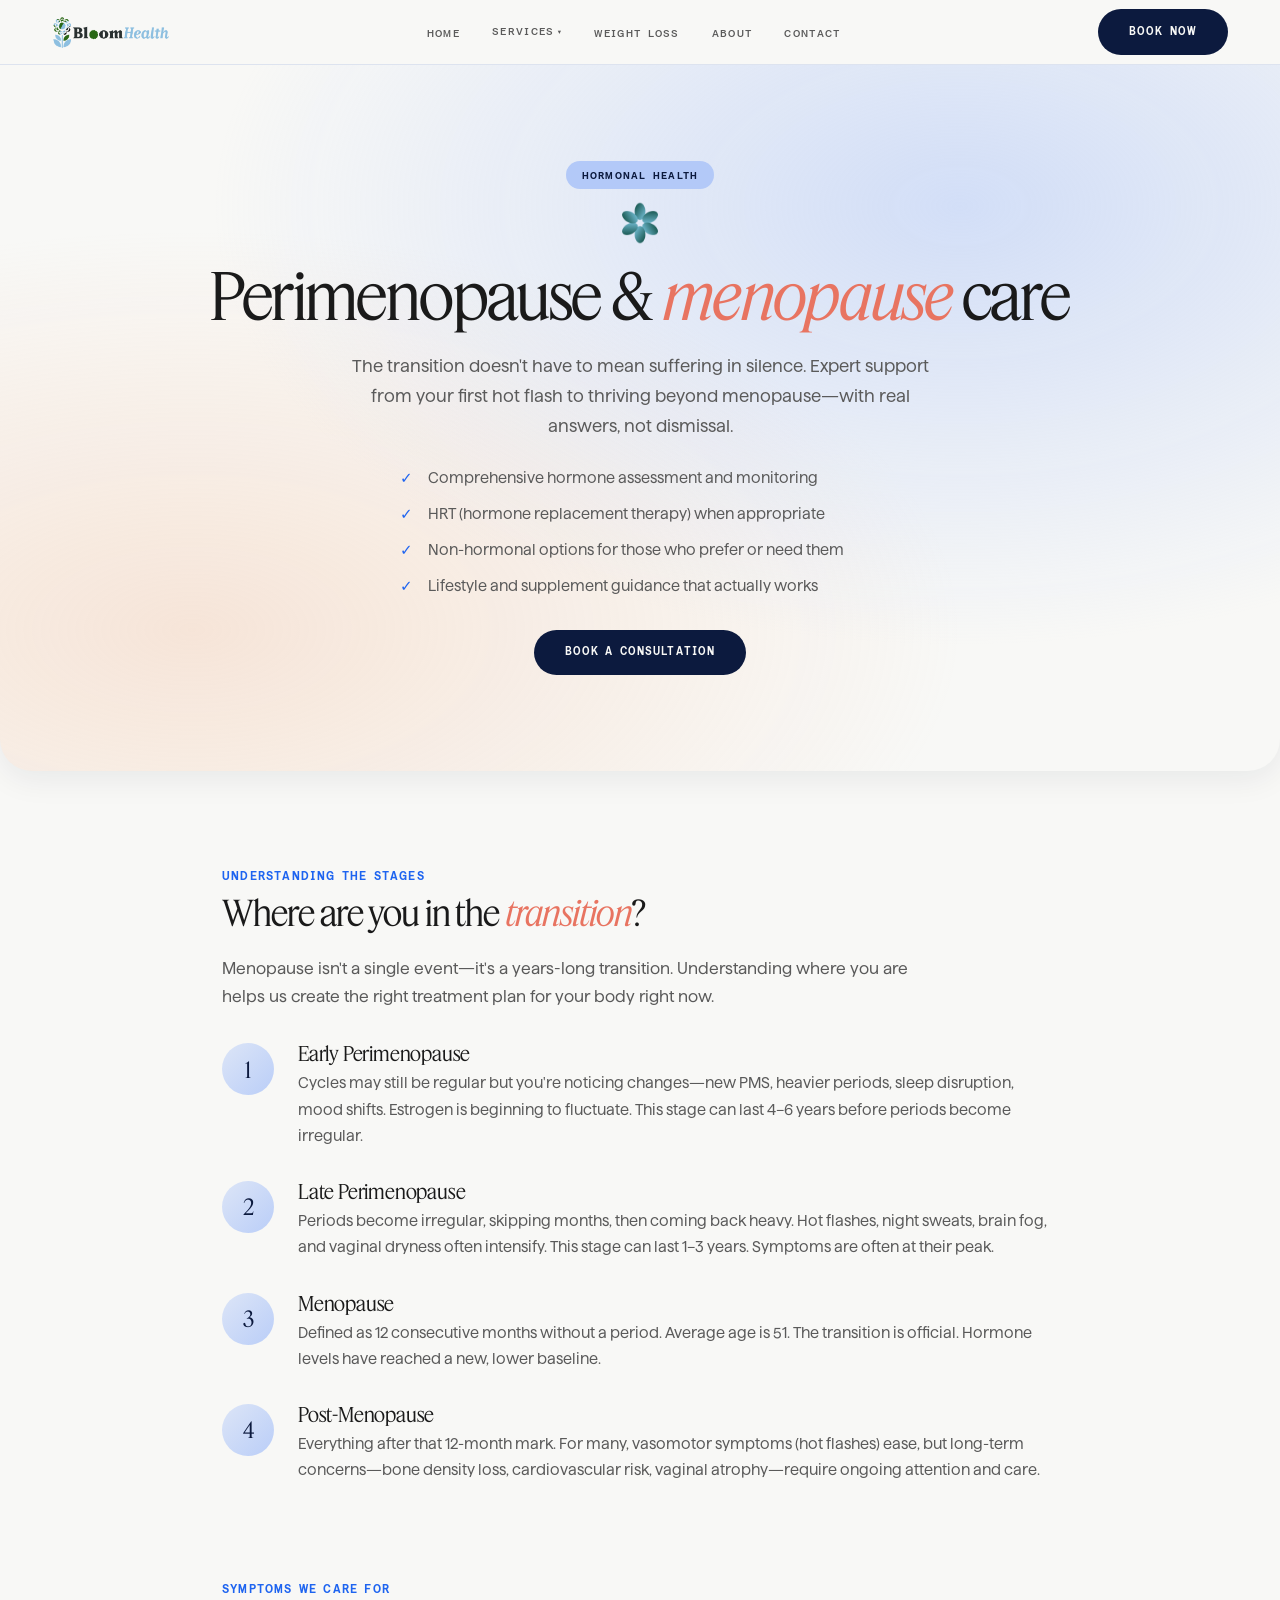
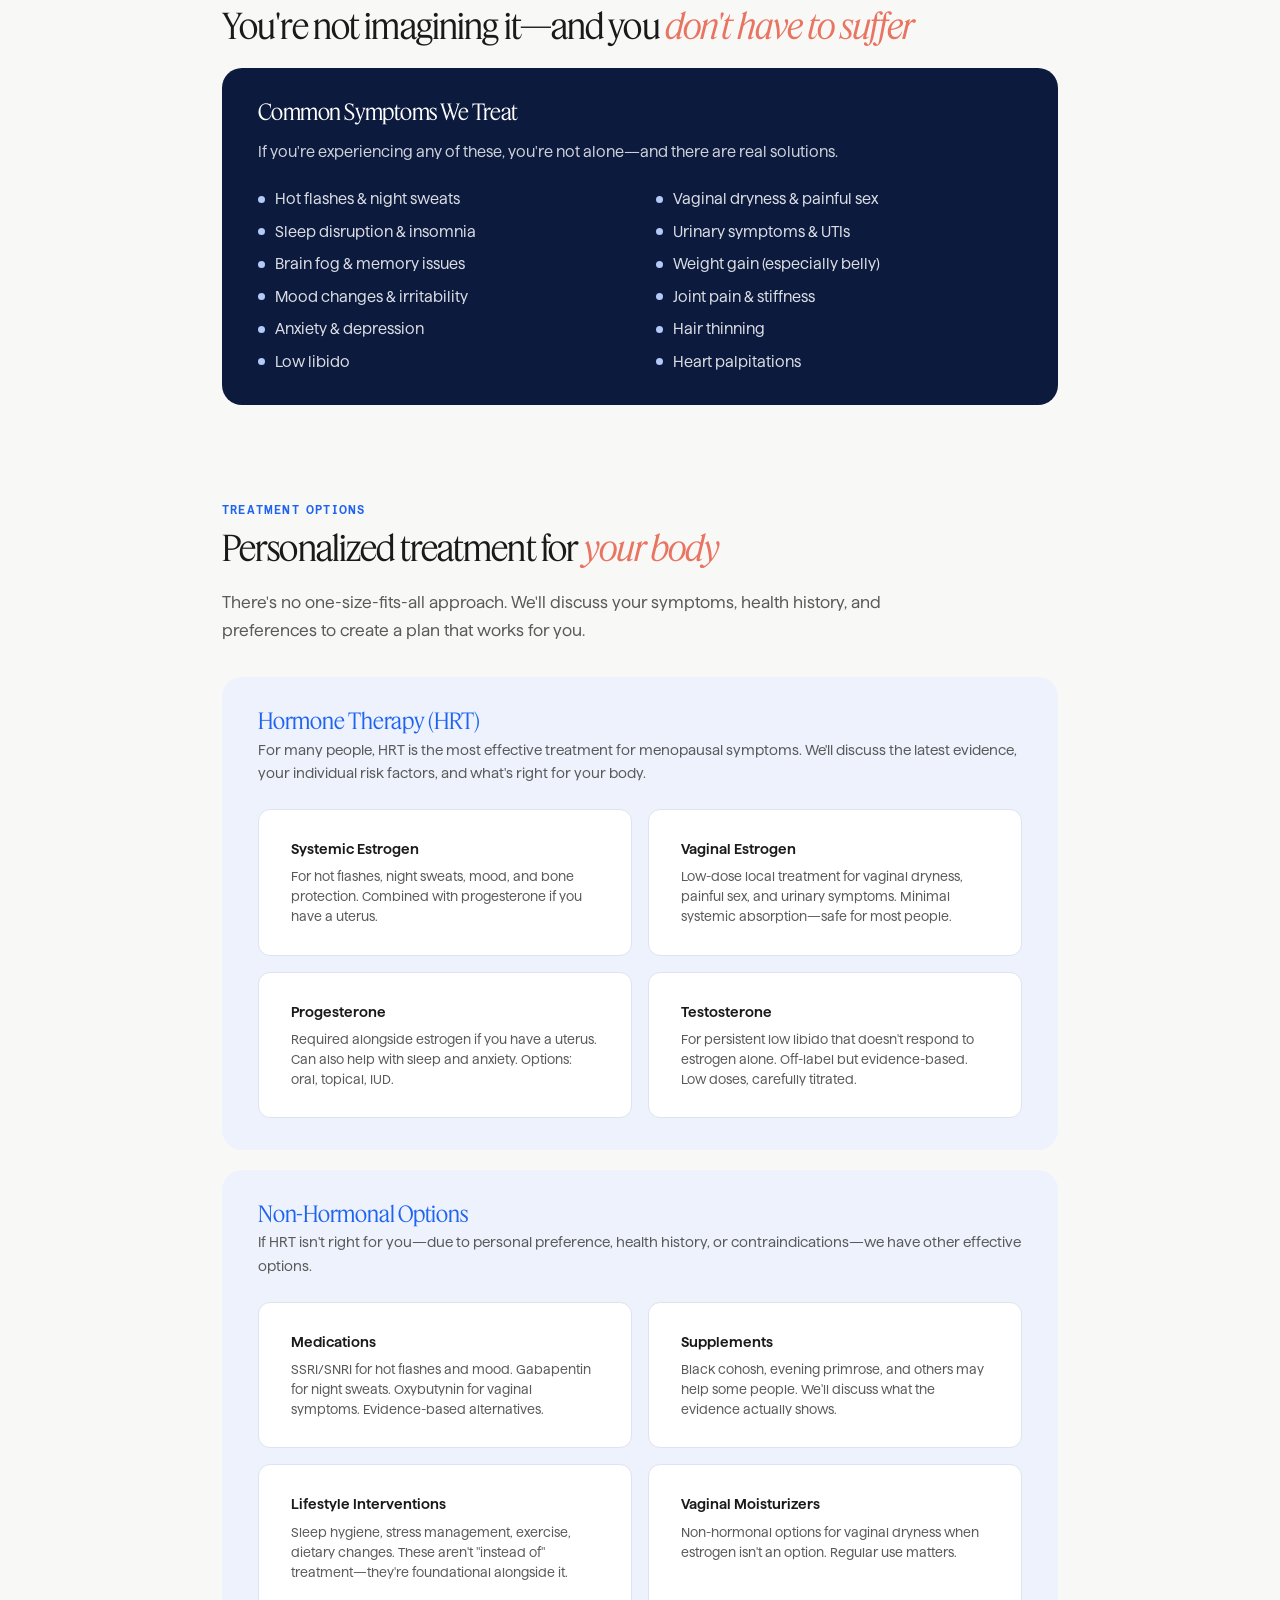
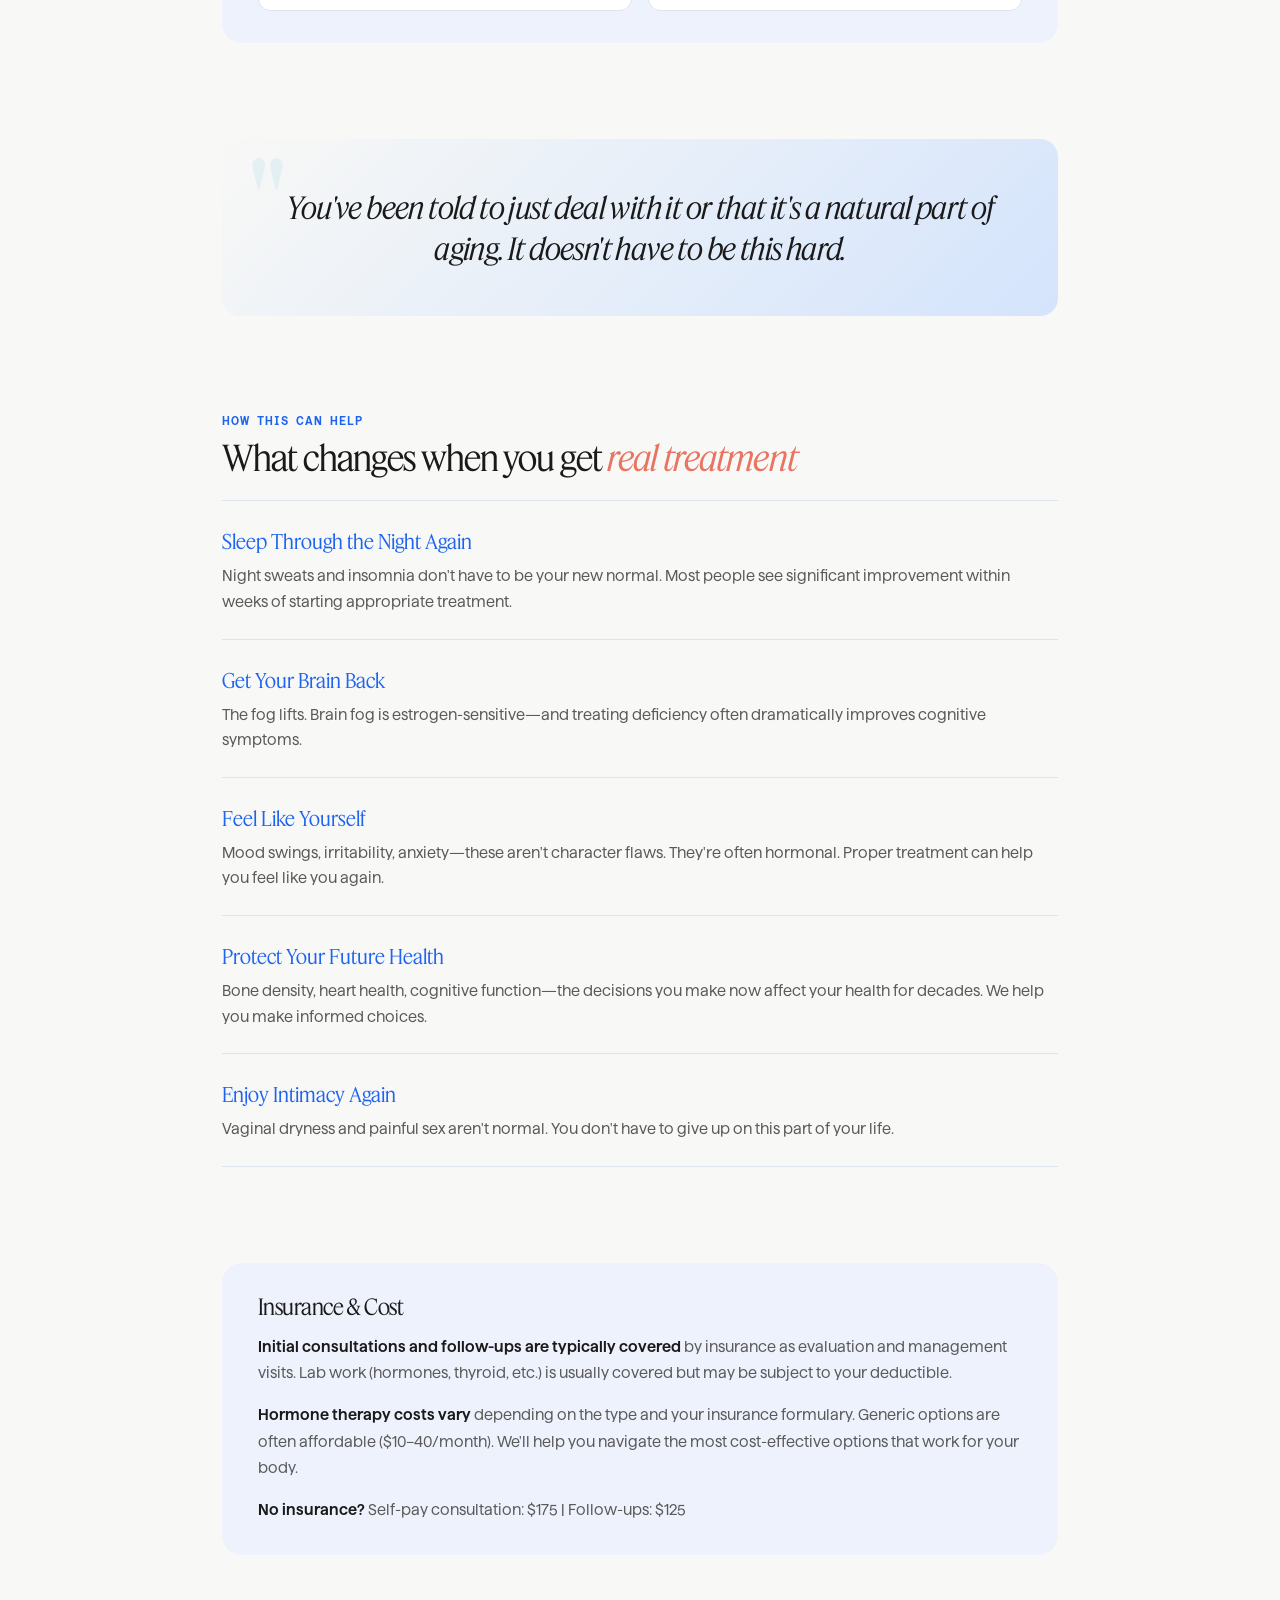
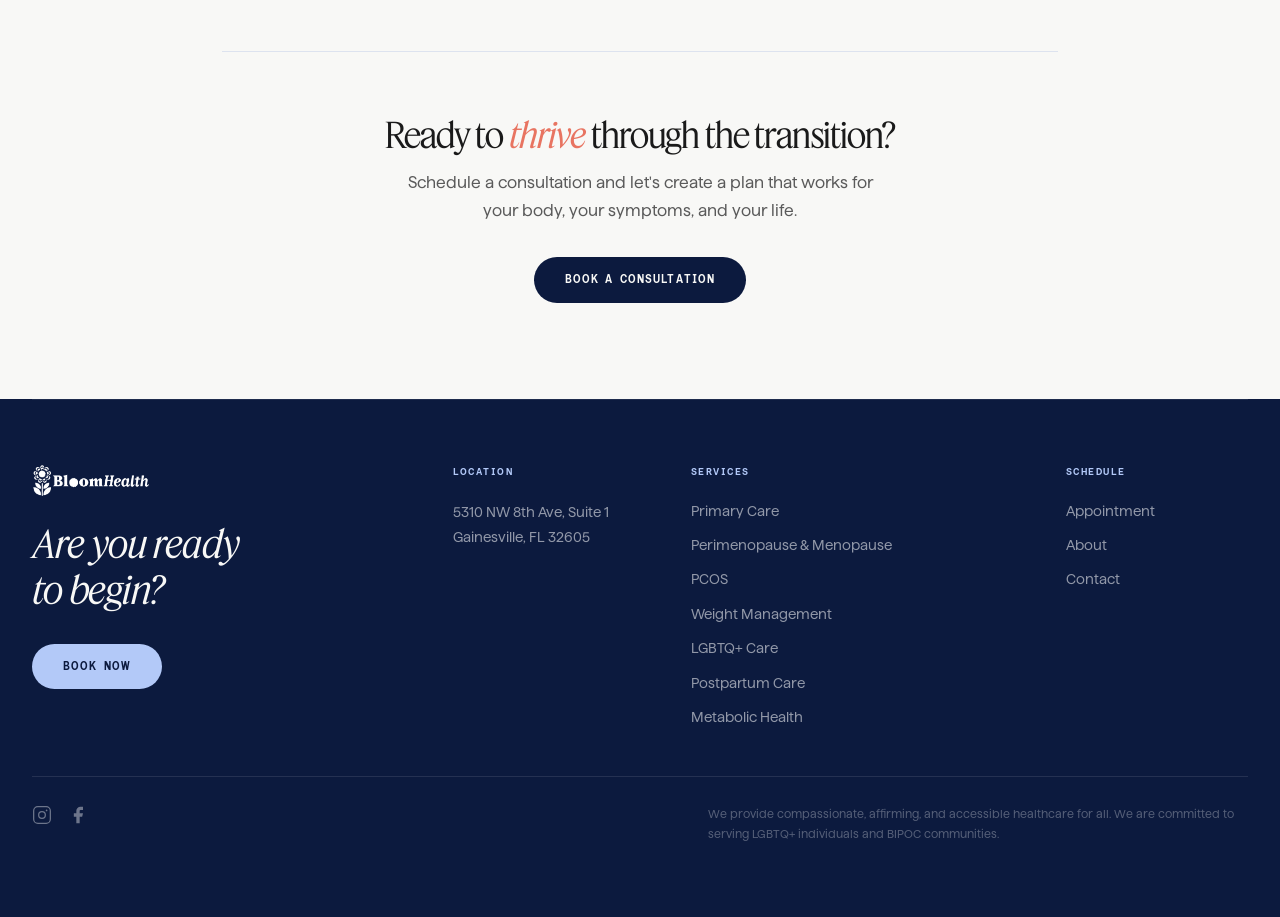
<file: perimenopause.html>
<!DOCTYPE html>
<html lang="en">
<head>
  <meta charset="UTF-8">
  <meta name="viewport" content="width=device-width, initial-scale=1.0">
  <title>Perimenopause & Menopause Care | Bloom Health</title>
  <meta name="description" content="Expert support for perimenopause and menopause. HRT, lifestyle changes, and real answers—not dismissal. Gainesville, FL.">
  <link rel="stylesheet" href="css/styles.css">
</head>
<body>

<nav class="site-nav">
  <div class="nav-inner">
    <a href="index.html" class="logo"><img src="assets/Bloom-logo-light.png" class="site-logo" alt="Bloom Health"></a>
    <ul class="nav-links">
      <li><a href="index.html">Home</a></li>
      <li class="has-dropdown">
        <a href="services.html">Services <span class="dropdown-arrow">▾</span></a>
        <ul class="nav-dropdown">
          <li><a href="services.html">All Services</a></li>
          <li><a href="primary-care.html">Primary Care</a></li>
          <li><a href="perimenopause.html">Perimenopause &amp; Menopause</a></li>
          <li><a href="pcos.html">PCOS</a></li>
          <li><a href="weight-management.html">Weight Management</a></li>
          <li><a href="lgbtq-care.html">LGBTQ+ Care</a></li>
          <li><a href="postpartum.html">Postpartum Care</a></li>
          <li><a href="metabolic-health.html">Metabolic Health</a></li>
        </ul>
      </li>
      <li><a href="weight-management.html">Weight Loss</a></li>
      <li><a href="about.html">About</a></li>
      <li><a href="contact.html">Contact</a></li>
    </ul>
    <div class="nav-right">
      <a href="#" class="btn btn-dark">Book Now</a>
      <button class="hamburger" aria-label="Open menu" aria-expanded="false"><span></span><span></span><span></span></button>
    </div>
  </div>
</nav>
<div class="nav-overlay" role="dialog" aria-modal="true" aria-label="Navigation menu">
  <button class="close-btn" aria-label="Close menu">✕</button>
  <a href="index.html">Home</a>
  <a href="services.html">All Services</a>
  <a href="primary-care.html" class="overlay-sub">Primary Care</a>
  <a href="perimenopause.html" class="overlay-sub">Perimenopause &amp; Menopause</a>
  <a href="pcos.html" class="overlay-sub">PCOS</a>
  <a href="weight-management.html" class="overlay-sub">Weight Management</a>
  <a href="lgbtq-care.html" class="overlay-sub">LGBTQ+ Care</a>
  <a href="postpartum.html" class="overlay-sub">Postpartum Care</a>
  <a href="metabolic-health.html" class="overlay-sub">Metabolic Health</a>
  <a href="weight-management.html">Weight Loss</a>
  <a href="about.html">About</a>
  <a href="contact.html">Contact</a>
  <a href="#" class="btn btn-dark">Book Now</a>
</div>

<!-- HERO -->
<section class="service-hero">
  <span class="pill pill-mint">Hormonal Health</span>
  <img src="assets/flower-6-gradient-mint.png" class="hero-icon" alt="">
  <h1>Perimenopause &amp; <em>menopause</em> care</h1>
  <p class="hero-sub">The transition doesn't have to mean suffering in silence. Expert support from your first hot flash to thriving beyond menopause—with real answers, not dismissal.</p>
  <ul class="hero-bullets">
    <li>Comprehensive hormone assessment and monitoring</li>
    <li>HRT (hormone replacement therapy) when appropriate</li>
    <li>Non-hormonal options for those who prefer or need them</li>
    <li>Lifestyle and supplement guidance that actually works</li>
  </ul>
  <a href="#" class="btn btn-dark">Book a Consultation</a>
</section>

<div class="service-content">

  <!-- STAGES -->
  <section class="service-section">
    <span class="section-label">Understanding the Stages</span>
    <h2>Where are you in the <em>transition</em>?</h2>
    <p>Menopause isn't a single event—it's a years-long transition. Understanding where you are helps us create the right treatment plan for your body right now.</p>
    <div class="steps">
      <div class="step">
        <div class="step-number">1</div>
        <div class="step-content">
          <h4>Early Perimenopause</h4>
          <p>Cycles may still be regular but you're noticing changes—new PMS, heavier periods, sleep disruption, mood shifts. Estrogen is beginning to fluctuate. This stage can last 4–6 years before periods become irregular.</p>
        </div>
      </div>
      <div class="step">
        <div class="step-number">2</div>
        <div class="step-content">
          <h4>Late Perimenopause</h4>
          <p>Periods become irregular, skipping months, then coming back heavy. Hot flashes, night sweats, brain fog, and vaginal dryness often intensify. This stage can last 1–3 years. Symptoms are often at their peak.</p>
        </div>
      </div>
      <div class="step">
        <div class="step-number">3</div>
        <div class="step-content">
          <h4>Menopause</h4>
          <p>Defined as 12 consecutive months without a period. Average age is 51. The transition is official. Hormone levels have reached a new, lower baseline.</p>
        </div>
      </div>
      <div class="step">
        <div class="step-number">4</div>
        <div class="step-content">
          <h4>Post-Menopause</h4>
          <p>Everything after that 12-month mark. For many, vasomotor symptoms (hot flashes) ease, but long-term concerns—bone density loss, cardiovascular risk, vaginal atrophy—require ongoing attention and care.</p>
        </div>
      </div>
    </div>
  </section>

  <!-- SYMPTOMS -->
  <section class="service-section">
    <span class="section-label">Symptoms We Care For</span>
    <h2>You're not imagining it—and you <em>don't have to suffer</em></h2>
    <div class="content-box navy">
      <h3>Common Symptoms We Treat</h3>
      <p>If you're experiencing any of these, you're not alone—and there are real solutions.</p>
      <ul class="dot-grid">
        <li>Hot flashes &amp; night sweats</li>
        <li>Vaginal dryness &amp; painful sex</li>
        <li>Sleep disruption &amp; insomnia</li>
        <li>Urinary symptoms &amp; UTIs</li>
        <li>Brain fog &amp; memory issues</li>
        <li>Weight gain (especially belly)</li>
        <li>Mood changes &amp; irritability</li>
        <li>Joint pain &amp; stiffness</li>
        <li>Anxiety &amp; depression</li>
        <li>Hair thinning</li>
        <li>Low libido</li>
        <li>Heart palpitations</li>
      </ul>
    </div>
  </section>

  <!-- TREATMENT OPTIONS -->
  <section class="service-section">
    <span class="section-label">Treatment Options</span>
    <h2>Personalized treatment for <em>your body</em></h2>
    <p>There's no one-size-fits-all approach. We'll discuss your symptoms, health history, and preferences to create a plan that works for you.</p>
    <div class="treat-stack">
      <div class="treat-cat">
        <h4>Hormone Therapy (HRT)</h4>
        <p>For many people, HRT is the most effective treatment for menopausal symptoms. We'll discuss the latest evidence, your individual risk factors, and what's right for your body.</p>
        <div class="treat-grid">
          <div class="treat-card"><h5>Systemic Estrogen</h5><p>For hot flashes, night sweats, mood, and bone protection. Combined with progesterone if you have a uterus.</p></div>
          <div class="treat-card"><h5>Vaginal Estrogen</h5><p>Low-dose local treatment for vaginal dryness, painful sex, and urinary symptoms. Minimal systemic absorption—safe for most people.</p></div>
          <div class="treat-card"><h5>Progesterone</h5><p>Required alongside estrogen if you have a uterus. Can also help with sleep and anxiety. Options: oral, topical, IUD.</p></div>
          <div class="treat-card"><h5>Testosterone</h5><p>For persistent low libido that doesn't respond to estrogen alone. Off-label but evidence-based. Low doses, carefully titrated.</p></div>
        </div>
      </div>
      <div class="treat-cat">
        <h4>Non-Hormonal Options</h4>
        <p>If HRT isn't right for you—due to personal preference, health history, or contraindications—we have other effective options.</p>
        <div class="treat-grid">
          <div class="treat-card"><h5>Medications</h5><p>SSRI/SNRI for hot flashes and mood. Gabapentin for night sweats. Oxybutynin for vaginal symptoms. Evidence-based alternatives.</p></div>
          <div class="treat-card"><h5>Supplements</h5><p>Black cohosh, evening primrose, and others may help some people. We'll discuss what the evidence actually shows.</p></div>
          <div class="treat-card"><h5>Lifestyle Interventions</h5><p>Sleep hygiene, stress management, exercise, dietary changes. These aren't "instead of" treatment—they're foundational alongside it.</p></div>
          <div class="treat-card"><h5>Vaginal Moisturizers</h5><p>Non-hormonal options for vaginal dryness when estrogen isn't an option. Regular use matters.</p></div>
        </div>
      </div>
    </div>
  </section>

  <!-- QUOTE -->
  <div class="quote-card" style="margin-bottom: var(--sp-7);">
    <span class="quote-mark">"</span>
    <blockquote>You've been told to <em>just deal with it</em> or that it's a natural part of aging. It doesn't have to be this hard.</blockquote>
  </div>

  <!-- HOW THIS HELPS -->
  <section class="service-section">
    <span class="section-label">How This Can Help</span>
    <h2>What changes when you get <em>real treatment</em></h2>
    <ul class="benefits-list">
      <li>
        <strong>Sleep Through the Night Again</strong>
        <span>Night sweats and insomnia don't have to be your new normal. Most people see significant improvement within weeks of starting appropriate treatment.</span>
      </li>
      <li>
        <strong>Get Your Brain Back</strong>
        <span>The fog lifts. Brain fog is estrogen-sensitive—and treating deficiency often dramatically improves cognitive symptoms.</span>
      </li>
      <li>
        <strong>Feel Like Yourself</strong>
        <span>Mood swings, irritability, anxiety—these aren't character flaws. They're often hormonal. Proper treatment can help you feel like you again.</span>
      </li>
      <li>
        <strong>Protect Your Future Health</strong>
        <span>Bone density, heart health, cognitive function—the decisions you make now affect your health for decades. We help you make informed choices.</span>
      </li>
      <li>
        <strong>Enjoy Intimacy Again</strong>
        <span>Vaginal dryness and painful sex aren't normal. You don't have to give up on this part of your life.</span>
      </li>
    </ul>
  </section>

  <!-- INSURANCE -->
  <div class="service-insurance">
    <h3>Insurance &amp; Cost</h3>
    <p><strong>Initial consultations and follow-ups are typically covered</strong> by insurance as evaluation and management visits. Lab work (hormones, thyroid, etc.) is usually covered but may be subject to your deductible.</p>
    <p><strong>Hormone therapy costs vary</strong> depending on the type and your insurance formulary. Generic options are often affordable ($10–40/month). We'll help you navigate the most cost-effective options that work for your body.</p>
    <p><strong>No insurance?</strong> Self-pay consultation: $175 | Follow-ups: $125</p>
  </div>

  <!-- CTA -->
  <div class="service-cta">
    <h2>Ready to <em>thrive</em> through the transition?</h2>
    <p>Schedule a consultation and let's create a plan that works for your body, your symptoms, and your life.</p>
    <a href="#" class="btn btn-dark">Book a Consultation</a>
  </div>

</div>

<footer class="site-footer">
  <div class="footer-card">
    <div class="footer-top">
      <div class="footer-brand">
        <a href="index.html" class="logo"><img src="assets/Bloom-logo-light.png" class="site-logo" alt="Bloom Health" style="filter: brightness(0) invert(1);"></a>
        <p class="footer-tagline">Are you ready<br>to begin?</p>
        <a href="#" class="btn btn-mint">Book Now</a>
      </div>
      <div>
        <span class="footer-col-label">Location</span>
        <div class="footer-col-links"><address>5310 NW 8th Ave, Suite 1<br>Gainesville, FL 32605</address></div>
      </div>
      <div>
        <span class="footer-col-label">Services</span>
        <nav class="footer-col-links">
          <a href="primary-care.html">Primary Care</a>
          <a href="perimenopause.html">Perimenopause &amp; Menopause</a>
          <a href="pcos.html">PCOS</a>
          <a href="weight-management.html">Weight Management</a>
          <a href="lgbtq-care.html">LGBTQ+ Care</a>
          <a href="postpartum.html">Postpartum Care</a>
          <a href="metabolic-health.html">Metabolic Health</a>
        </nav>
      </div>
      <div>
        <span class="footer-col-label">Schedule</span>
        <nav class="footer-col-links">
          <a href="#">Appointment</a>
          <a href="about.html">About</a>
          <a href="contact.html">Contact</a>
        </nav>
      </div>
    </div>
    <hr class="footer-divider">
    <div class="footer-bottom">
      <div class="footer-social">
        <a href="#" aria-label="Instagram"><svg width="20" height="20" fill="none" stroke="currentColor" stroke-width="1.5" viewBox="0 0 24 24"><rect x="2" y="2" width="20" height="20" rx="5"/><circle cx="12" cy="12" r="4"/><path d="M17.5 6.5h.01" stroke-linecap="round" stroke-width="2"/></svg></a>
        <a href="#" aria-label="Facebook"><svg width="20" height="20" fill="currentColor" viewBox="0 0 24 24"><path d="M18 2h-3a5 5 0 0 0-5 5v3H7v4h3v8h4v-8h3l1-4h-4V7a1 1 0 0 1 1-1h3z"/></svg></a>
      </div>
      <p class="footer-fine-print">We provide compassionate, affirming, and accessible healthcare for all. We are committed to serving LGBTQ+ individuals and BIPOC communities.</p>
    </div>
  </div>
</footer>
<script src="js/main.js"></script>
</body>
</html>
</file>
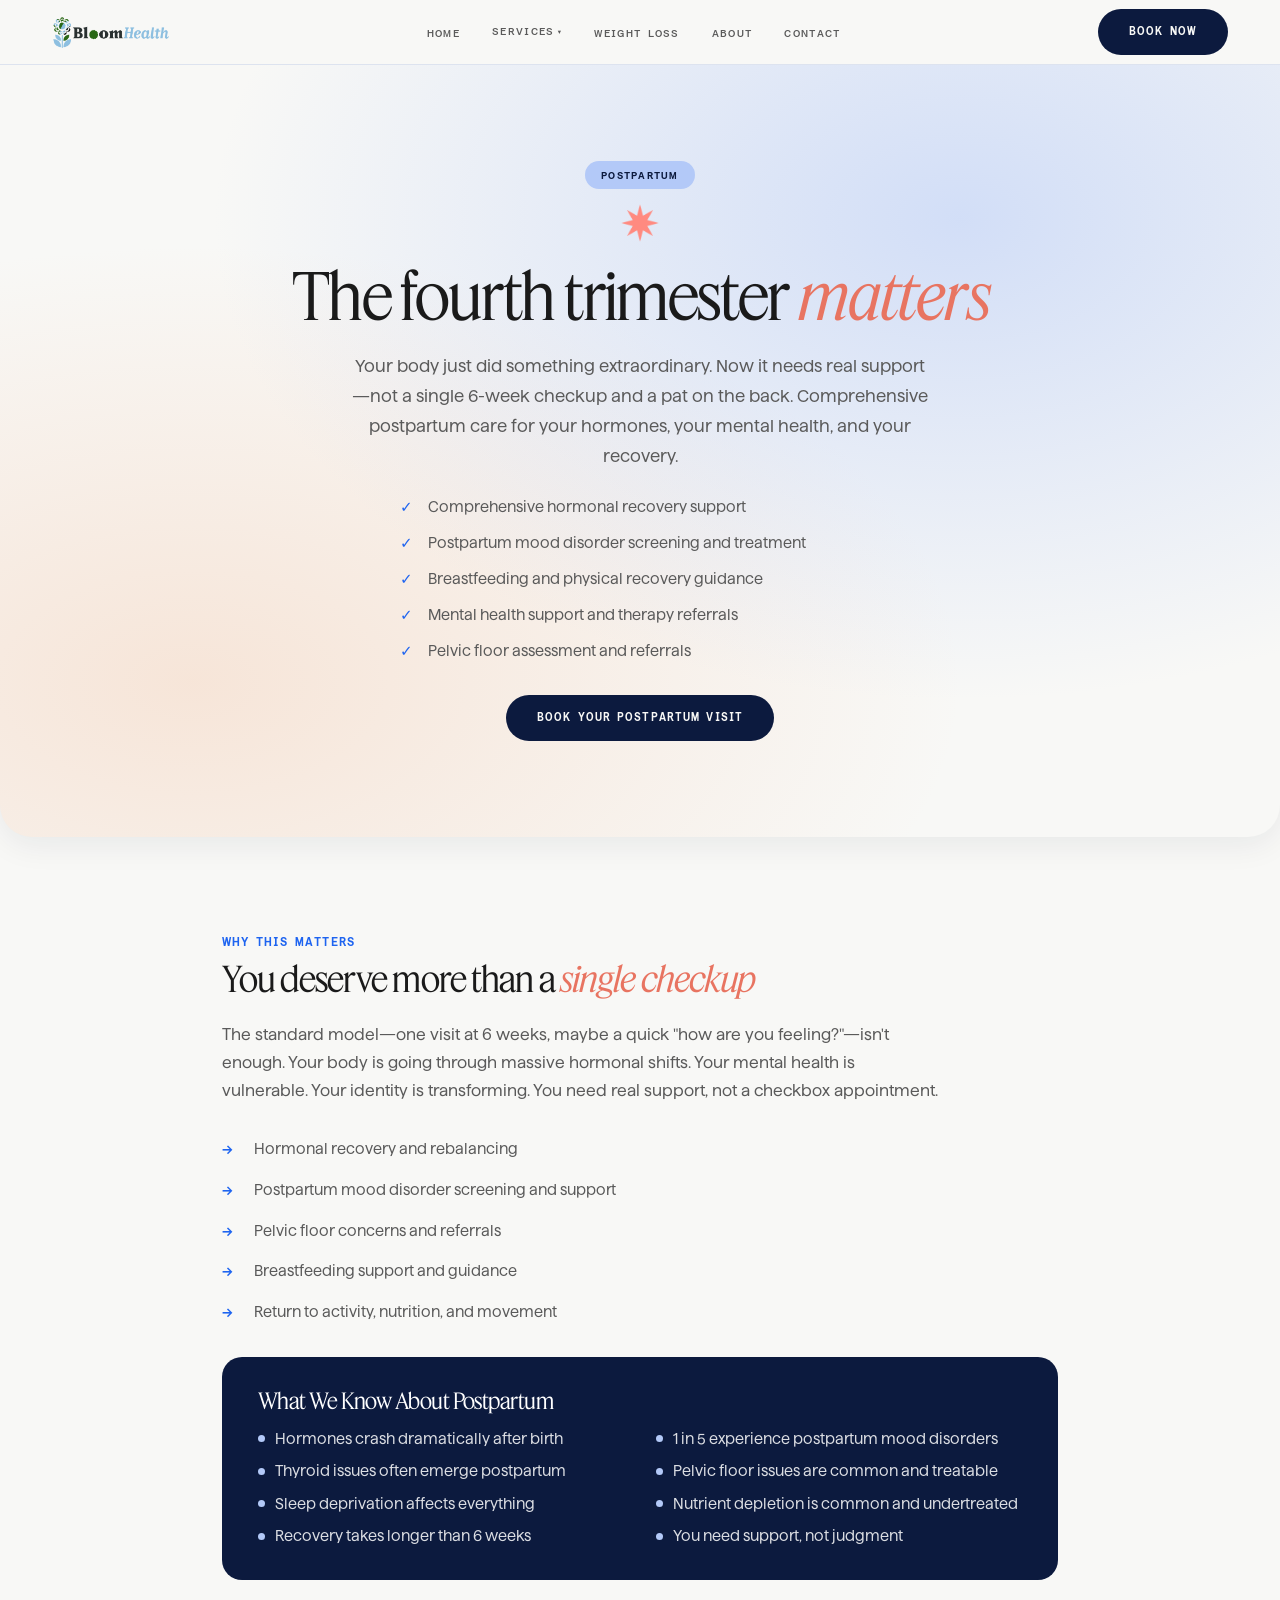
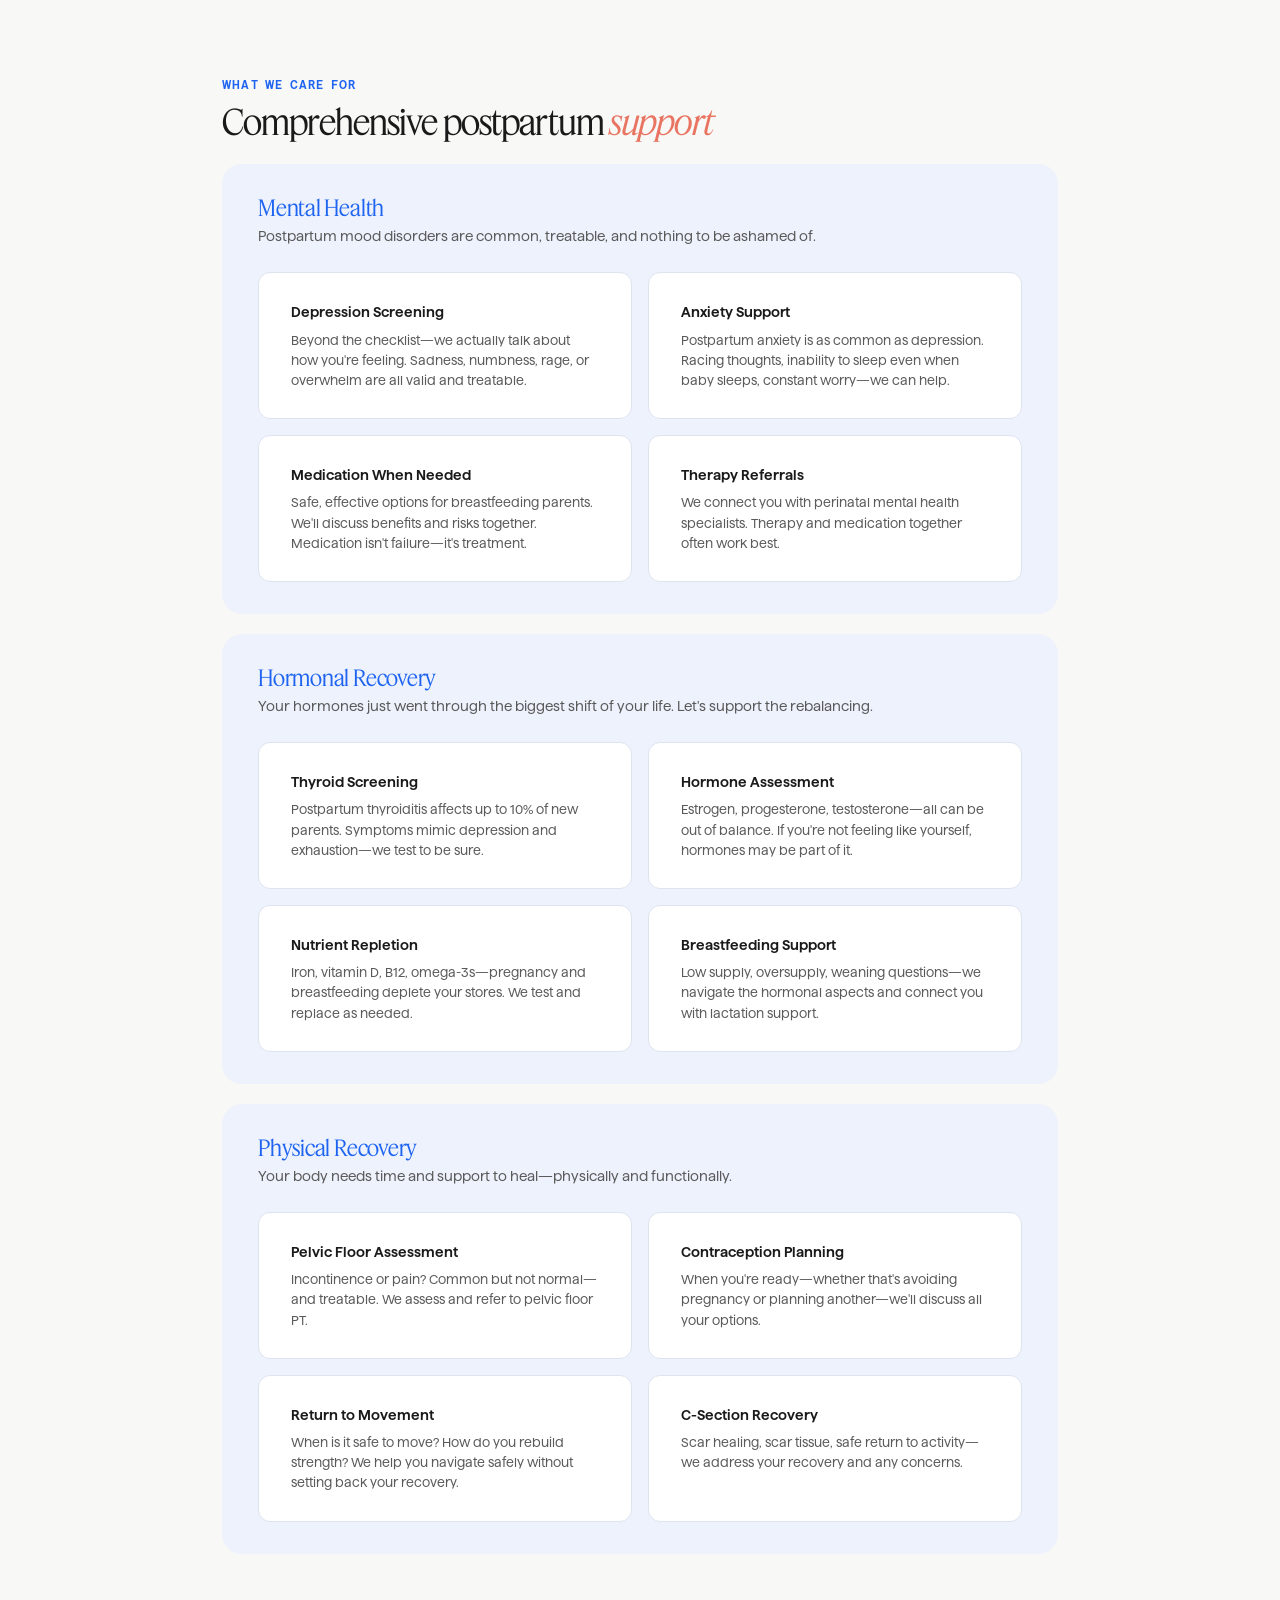
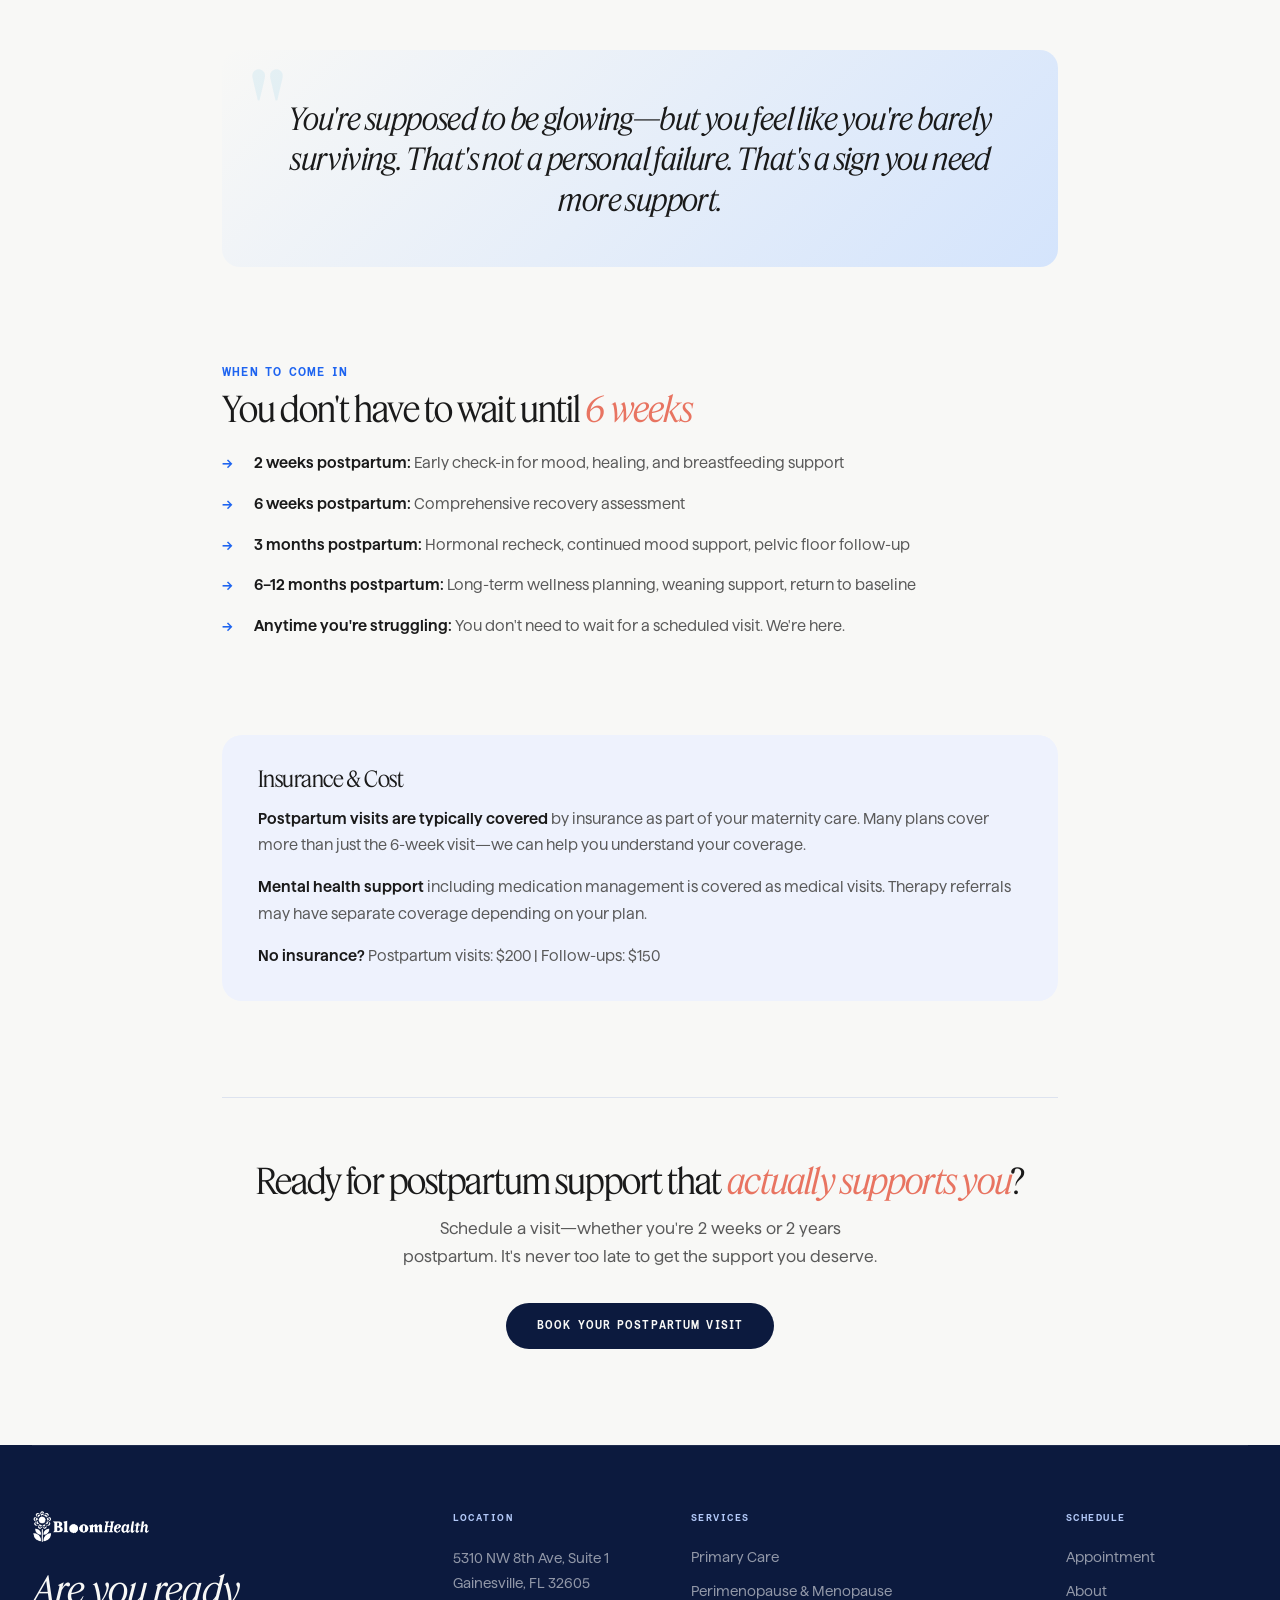
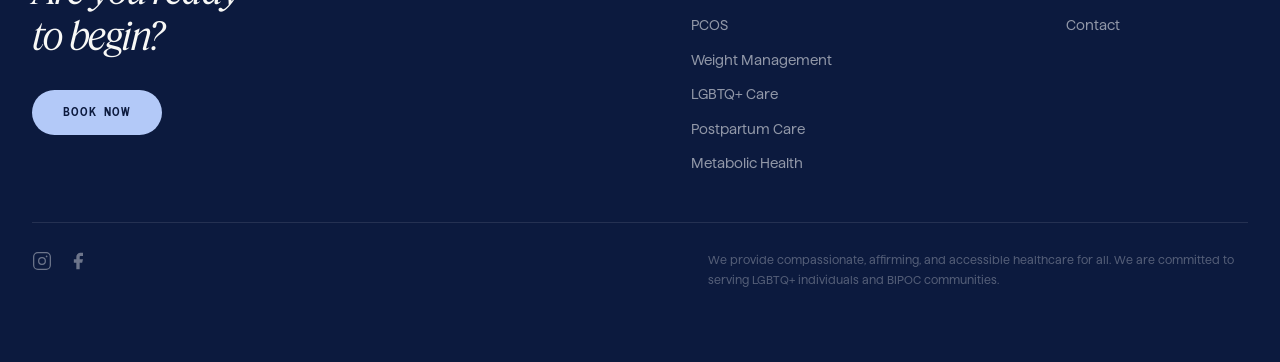
<file: postpartum.html>
<!DOCTYPE html>
<html lang="en">
<head>
  <meta charset="UTF-8">
  <meta name="viewport" content="width=device-width, initial-scale=1.0">
  <title>Postpartum Care | Bloom Health</title>
  <meta name="description" content="Comprehensive fourth-trimester support in Gainesville, FL. Hormonal recovery, postpartum mood disorder screening, pelvic floor care, and real support for new parents.">
  <link rel="stylesheet" href="css/styles.css">
</head>
<body>

<nav class="site-nav">
  <div class="nav-inner">
    <a href="index.html" class="logo"><img src="assets/Bloom-logo-light.png" class="site-logo" alt="Bloom Health"></a>
    <ul class="nav-links">
      <li><a href="index.html">Home</a></li>
      <li class="has-dropdown">
        <a href="services.html">Services <span class="dropdown-arrow">▾</span></a>
        <ul class="nav-dropdown">
          <li><a href="services.html">All Services</a></li>
          <li><a href="primary-care.html">Primary Care</a></li>
          <li><a href="perimenopause.html">Perimenopause &amp; Menopause</a></li>
          <li><a href="pcos.html">PCOS</a></li>
          <li><a href="weight-management.html">Weight Management</a></li>
          <li><a href="lgbtq-care.html">LGBTQ+ Care</a></li>
          <li><a href="postpartum.html">Postpartum Care</a></li>
          <li><a href="metabolic-health.html">Metabolic Health</a></li>
        </ul>
      </li>
      <li><a href="weight-management.html">Weight Loss</a></li>
      <li><a href="about.html">About</a></li>
      <li><a href="contact.html">Contact</a></li>
    </ul>
    <div class="nav-right">
      <a href="#" class="btn btn-dark">Book Now</a>
      <button class="hamburger" aria-label="Open menu" aria-expanded="false"><span></span><span></span><span></span></button>
    </div>
  </div>
</nav>
<div class="nav-overlay" role="dialog" aria-modal="true" aria-label="Navigation menu">
  <button class="close-btn" aria-label="Close menu">✕</button>
  <a href="index.html">Home</a>
  <a href="services.html">All Services</a>
  <a href="primary-care.html" class="overlay-sub">Primary Care</a>
  <a href="perimenopause.html" class="overlay-sub">Perimenopause &amp; Menopause</a>
  <a href="pcos.html" class="overlay-sub">PCOS</a>
  <a href="weight-management.html" class="overlay-sub">Weight Management</a>
  <a href="lgbtq-care.html" class="overlay-sub">LGBTQ+ Care</a>
  <a href="postpartum.html" class="overlay-sub">Postpartum Care</a>
  <a href="metabolic-health.html" class="overlay-sub">Metabolic Health</a>
  <a href="weight-management.html">Weight Loss</a>
  <a href="about.html">About</a>
  <a href="contact.html">Contact</a>
  <a href="#" class="btn btn-dark">Book Now</a>
</div>

<!-- HERO -->
<section class="service-hero">
  <span class="pill pill-mint">Postpartum</span>
  <img src="assets/starburst-coral.png" class="hero-icon" alt="">
  <h1>The fourth trimester <em>matters</em></h1>
  <p class="hero-sub">Your body just did something extraordinary. Now it needs real support—not a single 6-week checkup and a pat on the back. Comprehensive postpartum care for your hormones, your mental health, and your recovery.</p>
  <ul class="hero-bullets">
    <li>Comprehensive hormonal recovery support</li>
    <li>Postpartum mood disorder screening and treatment</li>
    <li>Breastfeeding and physical recovery guidance</li>
    <li>Mental health support and therapy referrals</li>
    <li>Pelvic floor assessment and referrals</li>
  </ul>
  <a href="#" class="btn btn-dark">Book Your Postpartum Visit</a>
</section>

<div class="service-content">

  <!-- WHY THIS MATTERS -->
  <section class="service-section">
    <span class="section-label">Why This Matters</span>
    <h2>You deserve more than a <em>single checkup</em></h2>
    <p>The standard model—one visit at 6 weeks, maybe a quick "how are you feeling?"—isn't enough. Your body is going through massive hormonal shifts. Your mental health is vulnerable. Your identity is transforming. You need real support, not a checkbox appointment.</p>
    <ul class="service-checklist" style="margin-top: var(--sp-4);">
      <li>Hormonal recovery and rebalancing</li>
      <li>Postpartum mood disorder screening and support</li>
      <li>Pelvic floor concerns and referrals</li>
      <li>Breastfeeding support and guidance</li>
      <li>Return to activity, nutrition, and movement</li>
    </ul>
    <div class="content-box navy" style="margin-top: var(--sp-4);">
      <h3>What We Know About Postpartum</h3>
      <ul class="dot-grid">
        <li>Hormones crash dramatically after birth</li>
        <li>1 in 5 experience postpartum mood disorders</li>
        <li>Thyroid issues often emerge postpartum</li>
        <li>Pelvic floor issues are common and treatable</li>
        <li>Sleep deprivation affects everything</li>
        <li>Nutrient depletion is common and undertreated</li>
        <li>Recovery takes longer than 6 weeks</li>
        <li>You need support, not judgment</li>
      </ul>
    </div>
  </section>

  <!-- WHAT WE CARE FOR -->
  <section class="service-section">
    <span class="section-label">What We Care For</span>
    <h2>Comprehensive postpartum <em>support</em></h2>
    <div class="treat-stack">
      <div class="treat-cat">
        <h4>Mental Health</h4>
        <p>Postpartum mood disorders are common, treatable, and nothing to be ashamed of.</p>
        <div class="treat-grid">
          <div class="treat-card"><h5>Depression Screening</h5><p>Beyond the checklist—we actually talk about how you're feeling. Sadness, numbness, rage, or overwhelm are all valid and treatable.</p></div>
          <div class="treat-card"><h5>Anxiety Support</h5><p>Postpartum anxiety is as common as depression. Racing thoughts, inability to sleep even when baby sleeps, constant worry—we can help.</p></div>
          <div class="treat-card"><h5>Medication When Needed</h5><p>Safe, effective options for breastfeeding parents. We'll discuss benefits and risks together. Medication isn't failure—it's treatment.</p></div>
          <div class="treat-card"><h5>Therapy Referrals</h5><p>We connect you with perinatal mental health specialists. Therapy and medication together often work best.</p></div>
        </div>
      </div>
      <div class="treat-cat">
        <h4>Hormonal Recovery</h4>
        <p>Your hormones just went through the biggest shift of your life. Let's support the rebalancing.</p>
        <div class="treat-grid">
          <div class="treat-card"><h5>Thyroid Screening</h5><p>Postpartum thyroiditis affects up to 10% of new parents. Symptoms mimic depression and exhaustion—we test to be sure.</p></div>
          <div class="treat-card"><h5>Hormone Assessment</h5><p>Estrogen, progesterone, testosterone—all can be out of balance. If you're not feeling like yourself, hormones may be part of it.</p></div>
          <div class="treat-card"><h5>Nutrient Repletion</h5><p>Iron, vitamin D, B12, omega-3s—pregnancy and breastfeeding deplete your stores. We test and replace as needed.</p></div>
          <div class="treat-card"><h5>Breastfeeding Support</h5><p>Low supply, oversupply, weaning questions—we navigate the hormonal aspects and connect you with lactation support.</p></div>
        </div>
      </div>
      <div class="treat-cat">
        <h4>Physical Recovery</h4>
        <p>Your body needs time and support to heal—physically and functionally.</p>
        <div class="treat-grid">
          <div class="treat-card"><h5>Pelvic Floor Assessment</h5><p>Incontinence or pain? Common but not normal—and treatable. We assess and refer to pelvic floor PT.</p></div>
          <div class="treat-card"><h5>Contraception Planning</h5><p>When you're ready—whether that's avoiding pregnancy or planning another—we'll discuss all your options.</p></div>
          <div class="treat-card"><h5>Return to Movement</h5><p>When is it safe to move? How do you rebuild strength? We help you navigate safely without setting back your recovery.</p></div>
          <div class="treat-card"><h5>C-Section Recovery</h5><p>Scar healing, scar tissue, safe return to activity—we address your recovery and any concerns.</p></div>
        </div>
      </div>
    </div>
  </section>

  <!-- QUOTE -->
  <div class="quote-card" style="margin-bottom: var(--sp-7);">
    <span class="quote-mark">"</span>
    <blockquote>You're supposed to be glowing—but you feel like you're barely surviving. That's not a personal failure. That's a sign you need <em>more support</em>.</blockquote>
  </div>

  <!-- WHEN TO COME IN -->
  <section class="service-section">
    <span class="section-label">When to Come In</span>
    <h2>You don't have to wait until <em>6 weeks</em></h2>
    <ul class="service-checklist">
      <li><strong>2 weeks postpartum:</strong> Early check-in for mood, healing, and breastfeeding support</li>
      <li><strong>6 weeks postpartum:</strong> Comprehensive recovery assessment</li>
      <li><strong>3 months postpartum:</strong> Hormonal recheck, continued mood support, pelvic floor follow-up</li>
      <li><strong>6–12 months postpartum:</strong> Long-term wellness planning, weaning support, return to baseline</li>
      <li><strong>Anytime you're struggling:</strong> You don't need to wait for a scheduled visit. We're here.</li>
    </ul>
  </section>

  <!-- INSURANCE -->
  <div class="service-insurance">
    <h3>Insurance &amp; Cost</h3>
    <p><strong>Postpartum visits are typically covered</strong> by insurance as part of your maternity care. Many plans cover more than just the 6-week visit—we can help you understand your coverage.</p>
    <p><strong>Mental health support</strong> including medication management is covered as medical visits. Therapy referrals may have separate coverage depending on your plan.</p>
    <p><strong>No insurance?</strong> Postpartum visits: $200 | Follow-ups: $150</p>
  </div>

  <!-- CTA -->
  <div class="service-cta">
    <h2>Ready for postpartum support that <em>actually supports you</em>?</h2>
    <p>Schedule a visit—whether you're 2 weeks or 2 years postpartum. It's never too late to get the support you deserve.</p>
    <a href="#" class="btn btn-dark">Book Your Postpartum Visit</a>
  </div>

</div>

<footer class="site-footer">
  <div class="footer-card">
    <div class="footer-top">
      <div class="footer-brand">
        <a href="index.html" class="logo"><img src="assets/Bloom-logo-light.png" class="site-logo" alt="Bloom Health" style="filter: brightness(0) invert(1);"></a>
        <p class="footer-tagline">Are you ready<br>to begin?</p>
        <a href="#" class="btn btn-mint">Book Now</a>
      </div>
      <div><span class="footer-col-label">Location</span><div class="footer-col-links"><address>5310 NW 8th Ave, Suite 1<br>Gainesville, FL 32605</address></div></div>
      <div><span class="footer-col-label">Services</span><nav class="footer-col-links"><a href="primary-care.html">Primary Care</a><a href="perimenopause.html">Perimenopause &amp; Menopause</a><a href="pcos.html">PCOS</a><a href="weight-management.html">Weight Management</a><a href="lgbtq-care.html">LGBTQ+ Care</a><a href="postpartum.html">Postpartum Care</a><a href="metabolic-health.html">Metabolic Health</a></nav></div>
      <div><span class="footer-col-label">Schedule</span><nav class="footer-col-links"><a href="#">Appointment</a><a href="about.html">About</a><a href="contact.html">Contact</a></nav></div>
    </div>
    <hr class="footer-divider">
    <div class="footer-bottom">
      <div class="footer-social">
        <a href="#" aria-label="Instagram"><svg width="20" height="20" fill="none" stroke="currentColor" stroke-width="1.5" viewBox="0 0 24 24"><rect x="2" y="2" width="20" height="20" rx="5"/><circle cx="12" cy="12" r="4"/><path d="M17.5 6.5h.01" stroke-linecap="round" stroke-width="2"/></svg></a>
        <a href="#" aria-label="Facebook"><svg width="20" height="20" fill="currentColor" viewBox="0 0 24 24"><path d="M18 2h-3a5 5 0 0 0-5 5v3H7v4h3v8h4v-8h3l1-4h-4V7a1 1 0 0 1 1-1h3z"/></svg></a>
      </div>
      <p class="footer-fine-print">We provide compassionate, affirming, and accessible healthcare for all. We are committed to serving LGBTQ+ individuals and BIPOC communities.</p>
    </div>
  </div>
</footer>
<script src="js/main.js"></script>
</body>
</html>
</file>
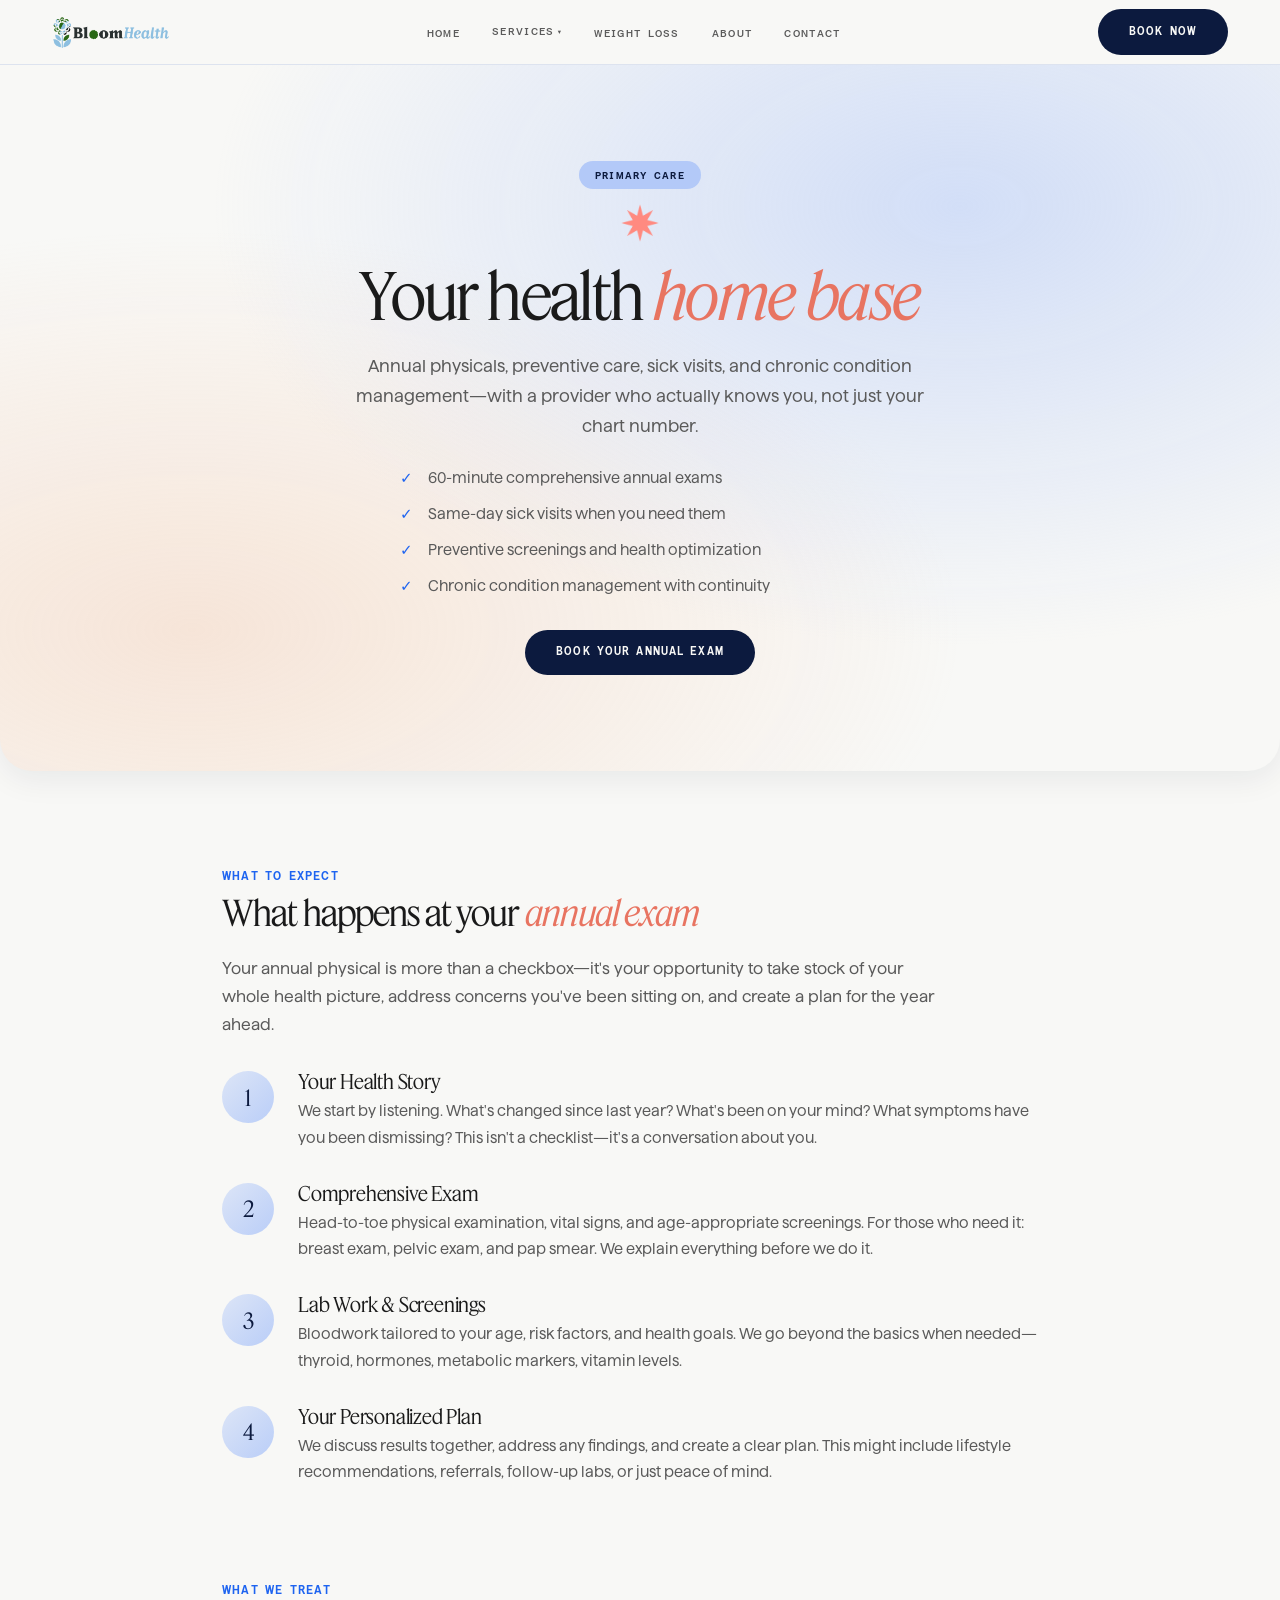
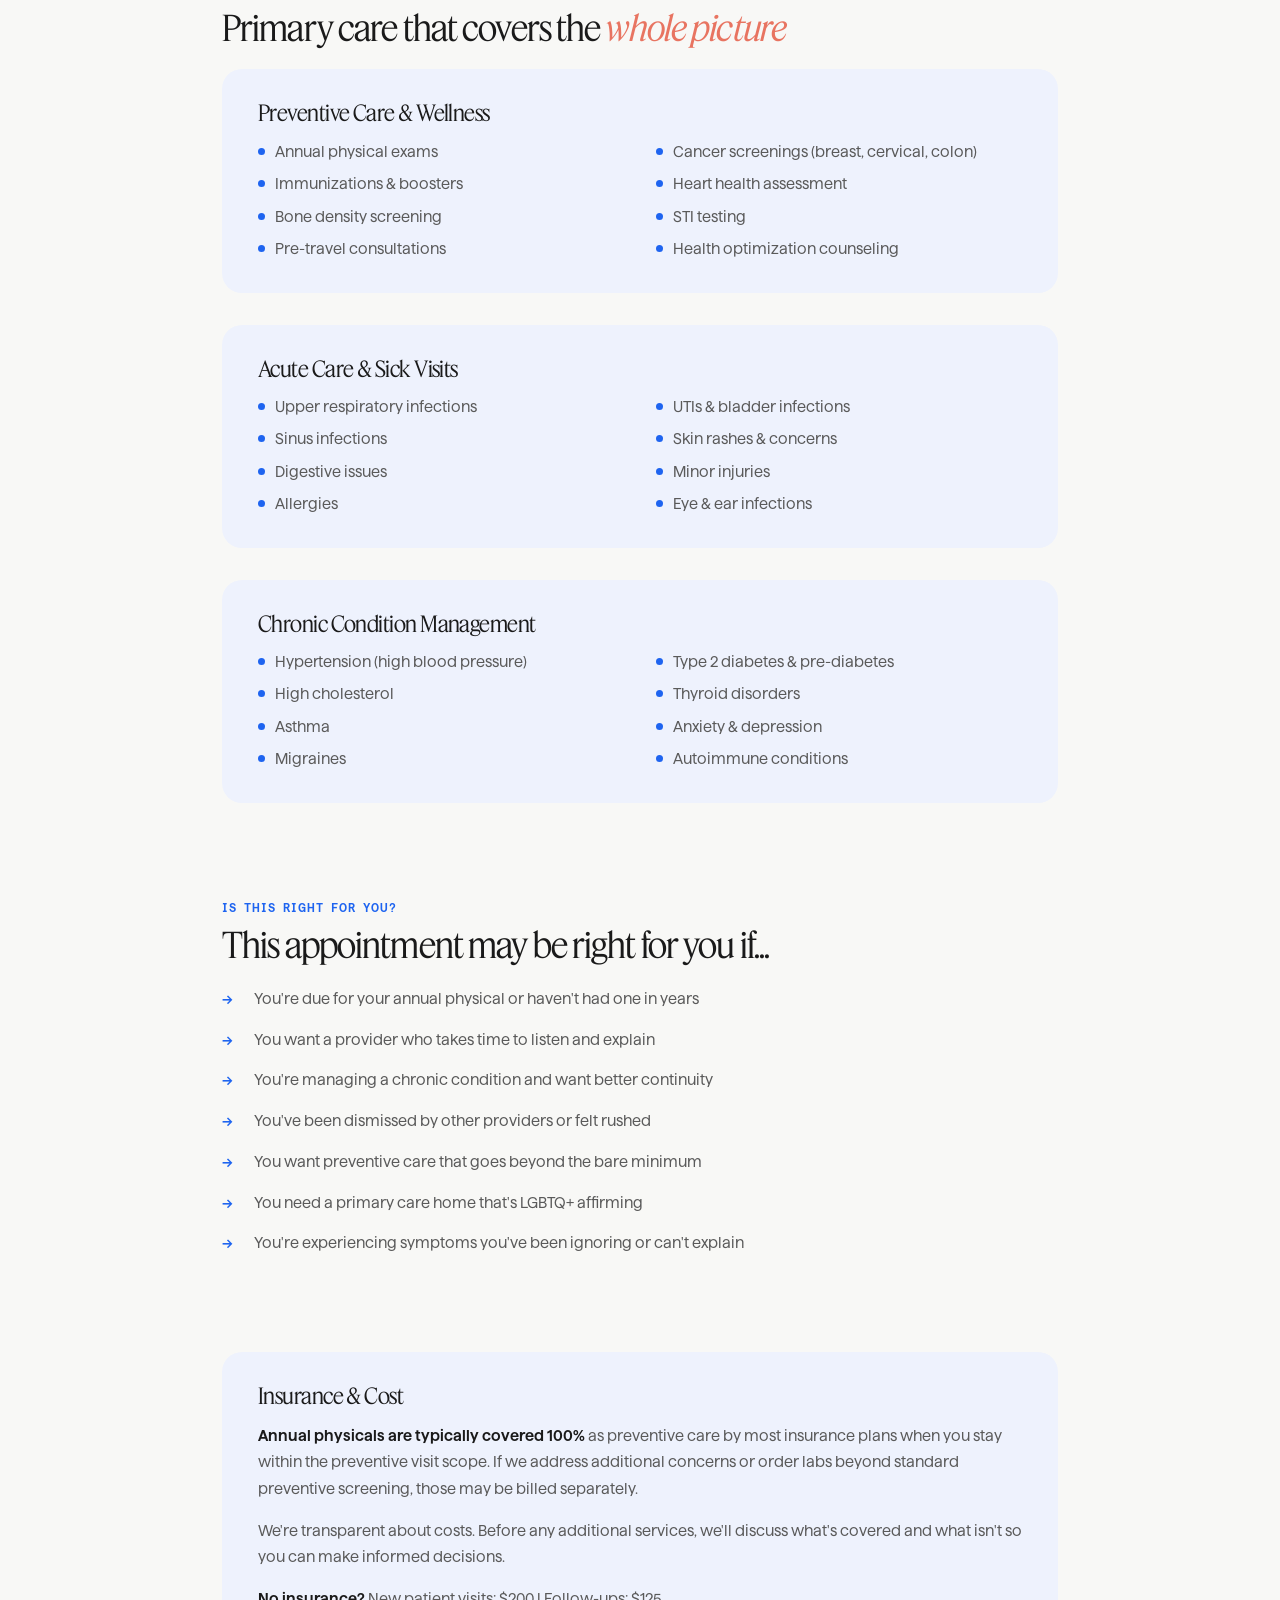
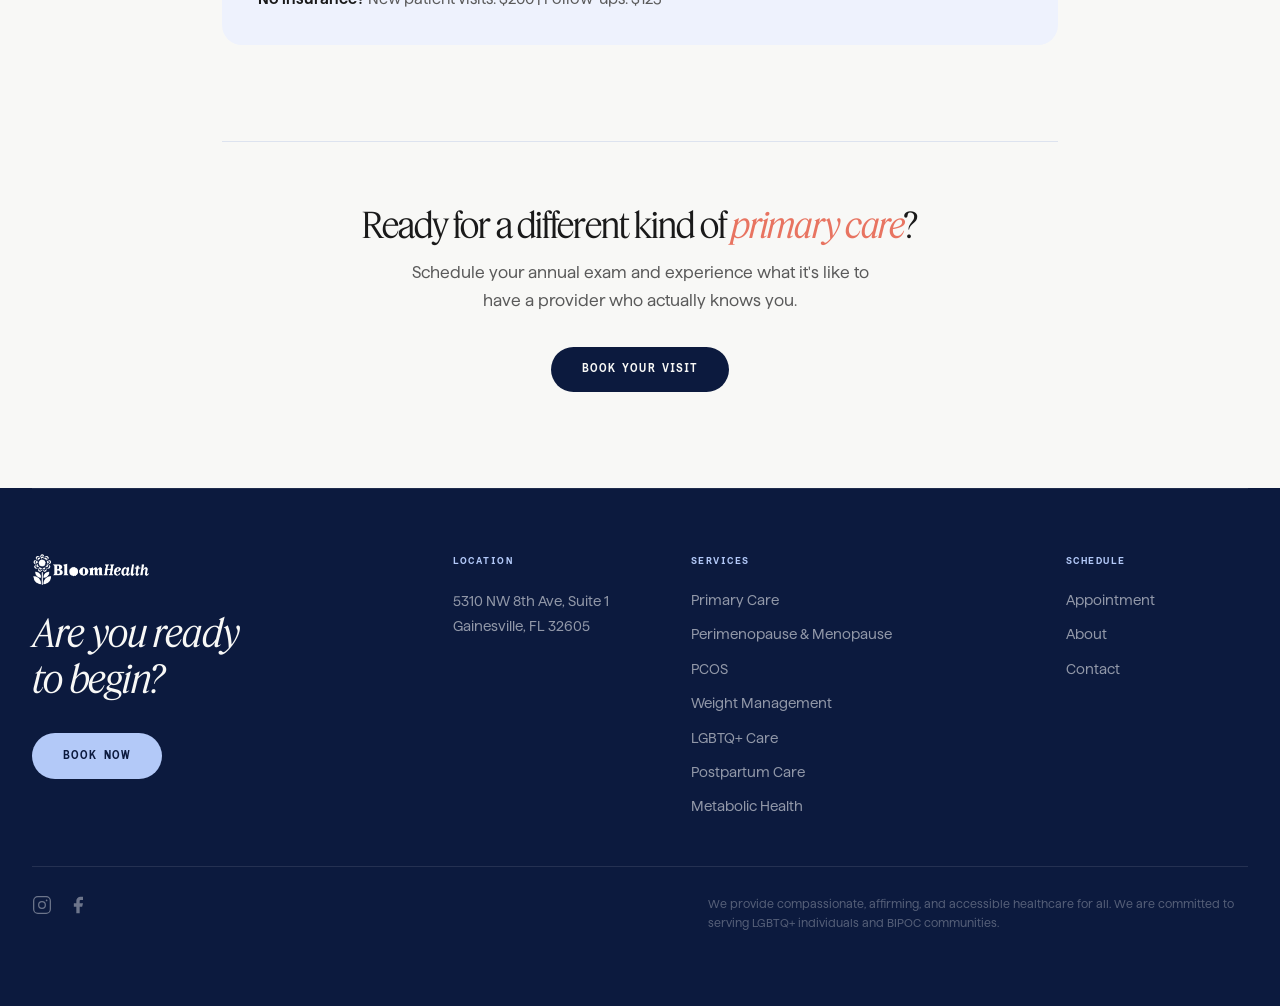
<file: primary-care.html>
<!DOCTYPE html>
<html lang="en">
<head>
  <meta charset="UTF-8">
  <meta name="viewport" content="width=device-width, initial-scale=1.0">
  <title>Primary Care | Bloom Health</title>
  <meta name="description" content="Comprehensive primary care in Gainesville, FL. Annual physicals, preventive care, and chronic condition management with a provider who actually knows you.">
  <link rel="stylesheet" href="css/styles.css">
</head>
<body>

<nav class="site-nav">
  <div class="nav-inner">
    <a href="index.html" class="logo"><img src="assets/Bloom-logo-light.png" class="site-logo" alt="Bloom Health"></a>
    <ul class="nav-links">
      <li><a href="index.html">Home</a></li>
      <li class="has-dropdown">
        <a href="services.html">Services <span class="dropdown-arrow">▾</span></a>
        <ul class="nav-dropdown">
          <li><a href="services.html">All Services</a></li>
          <li><a href="primary-care.html">Primary Care</a></li>
          <li><a href="perimenopause.html">Perimenopause &amp; Menopause</a></li>
          <li><a href="pcos.html">PCOS</a></li>
          <li><a href="weight-management.html">Weight Management</a></li>
          <li><a href="lgbtq-care.html">LGBTQ+ Care</a></li>
          <li><a href="postpartum.html">Postpartum Care</a></li>
          <li><a href="metabolic-health.html">Metabolic Health</a></li>
        </ul>
      </li>
      <li><a href="weight-management.html">Weight Loss</a></li>
      <li><a href="about.html">About</a></li>
      <li><a href="contact.html">Contact</a></li>
    </ul>
    <div class="nav-right">
      <a href="#" class="btn btn-dark">Book Now</a>
      <button class="hamburger" aria-label="Open menu" aria-expanded="false"><span></span><span></span><span></span></button>
    </div>
  </div>
</nav>
<div class="nav-overlay" role="dialog" aria-modal="true" aria-label="Navigation menu">
  <button class="close-btn" aria-label="Close menu">✕</button>
  <a href="index.html">Home</a>
  <a href="services.html">All Services</a>
  <a href="primary-care.html" class="overlay-sub">Primary Care</a>
  <a href="perimenopause.html" class="overlay-sub">Perimenopause &amp; Menopause</a>
  <a href="pcos.html" class="overlay-sub">PCOS</a>
  <a href="weight-management.html" class="overlay-sub">Weight Management</a>
  <a href="lgbtq-care.html" class="overlay-sub">LGBTQ+ Care</a>
  <a href="postpartum.html" class="overlay-sub">Postpartum Care</a>
  <a href="metabolic-health.html" class="overlay-sub">Metabolic Health</a>
  <a href="weight-management.html">Weight Loss</a>
  <a href="about.html">About</a>
  <a href="contact.html">Contact</a>
  <a href="#" class="btn btn-dark">Book Now</a>
</div>

<!-- HERO -->
<section class="service-hero">
  <span class="pill pill-mint">Primary Care</span>
  <img src="assets/starburst-coral.png" class="hero-icon" alt="">
  <h1>Your health <em>home base</em></h1>
  <p class="hero-sub">Annual physicals, preventive care, sick visits, and chronic condition management—with a provider who actually knows you, not just your chart number.</p>
  <ul class="hero-bullets">
    <li>60-minute comprehensive annual exams</li>
    <li>Same-day sick visits when you need them</li>
    <li>Preventive screenings and health optimization</li>
    <li>Chronic condition management with continuity</li>
  </ul>
  <a href="#" class="btn btn-dark">Book Your Annual Exam</a>
</section>

<div class="service-content">

  <!-- WHAT TO EXPECT -->
  <section class="service-section">
    <span class="section-label">What to Expect</span>
    <h2>What happens at your <em>annual exam</em></h2>
    <p>Your annual physical is more than a checkbox—it's your opportunity to take stock of your whole health picture, address concerns you've been sitting on, and create a plan for the year ahead.</p>
    <div class="steps">
      <div class="step">
        <div class="step-number">1</div>
        <div class="step-content">
          <h4>Your Health Story</h4>
          <p>We start by listening. What's changed since last year? What's been on your mind? What symptoms have you been dismissing? This isn't a checklist—it's a conversation about you.</p>
        </div>
      </div>
      <div class="step">
        <div class="step-number">2</div>
        <div class="step-content">
          <h4>Comprehensive Exam</h4>
          <p>Head-to-toe physical examination, vital signs, and age-appropriate screenings. For those who need it: breast exam, pelvic exam, and pap smear. We explain everything before we do it.</p>
        </div>
      </div>
      <div class="step">
        <div class="step-number">3</div>
        <div class="step-content">
          <h4>Lab Work &amp; Screenings</h4>
          <p>Bloodwork tailored to your age, risk factors, and health goals. We go beyond the basics when needed—thyroid, hormones, metabolic markers, vitamin levels.</p>
        </div>
      </div>
      <div class="step">
        <div class="step-number">4</div>
        <div class="step-content">
          <h4>Your Personalized Plan</h4>
          <p>We discuss results together, address any findings, and create a clear plan. This might include lifestyle recommendations, referrals, follow-up labs, or just peace of mind.</p>
        </div>
      </div>
    </div>
  </section>

  <!-- WHAT WE TREAT -->
  <section class="service-section">
    <span class="section-label">What We Treat</span>
    <h2>Primary care that covers the <em>whole picture</em></h2>
    <div class="content-box">
      <h3>Preventive Care &amp; Wellness</h3>
      <ul class="dot-grid">
        <li>Annual physical exams</li>
        <li>Cancer screenings (breast, cervical, colon)</li>
        <li>Immunizations &amp; boosters</li>
        <li>Heart health assessment</li>
        <li>Bone density screening</li>
        <li>STI testing</li>
        <li>Pre-travel consultations</li>
        <li>Health optimization counseling</li>
      </ul>
    </div>
    <div class="content-box">
      <h3>Acute Care &amp; Sick Visits</h3>
      <ul class="dot-grid">
        <li>Upper respiratory infections</li>
        <li>UTIs &amp; bladder infections</li>
        <li>Sinus infections</li>
        <li>Skin rashes &amp; concerns</li>
        <li>Digestive issues</li>
        <li>Minor injuries</li>
        <li>Allergies</li>
        <li>Eye &amp; ear infections</li>
      </ul>
    </div>
    <div class="content-box">
      <h3>Chronic Condition Management</h3>
      <ul class="dot-grid">
        <li>Hypertension (high blood pressure)</li>
        <li>Type 2 diabetes &amp; pre-diabetes</li>
        <li>High cholesterol</li>
        <li>Thyroid disorders</li>
        <li>Asthma</li>
        <li>Anxiety &amp; depression</li>
        <li>Migraines</li>
        <li>Autoimmune conditions</li>
      </ul>
    </div>
  </section>

  <!-- IS THIS RIGHT FOR YOU -->
  <section class="service-section">
    <span class="section-label">Is This Right for You?</span>
    <h2>This appointment may be right for you if...</h2>
    <ul class="service-checklist">
      <li>You're due for your annual physical or haven't had one in years</li>
      <li>You want a provider who takes time to listen and explain</li>
      <li>You're managing a chronic condition and want better continuity</li>
      <li>You've been dismissed by other providers or felt rushed</li>
      <li>You want preventive care that goes beyond the bare minimum</li>
      <li>You need a primary care home that's LGBTQ+ affirming</li>
      <li>You're experiencing symptoms you've been ignoring or can't explain</li>
    </ul>
  </section>

  <!-- INSURANCE -->
  <div class="service-insurance">
    <h3>Insurance &amp; Cost</h3>
    <p><strong>Annual physicals are typically covered 100%</strong> as preventive care by most insurance plans when you stay within the preventive visit scope. If we address additional concerns or order labs beyond standard preventive screening, those may be billed separately.</p>
    <p>We're transparent about costs. Before any additional services, we'll discuss what's covered and what isn't so you can make informed decisions.</p>
    <p><strong>No insurance?</strong> New patient visits: $200 | Follow-ups: $125</p>
  </div>

  <!-- CTA -->
  <div class="service-cta">
    <h2>Ready for a different kind of <em>primary care</em>?</h2>
    <p>Schedule your annual exam and experience what it's like to have a provider who actually knows you.</p>
    <a href="#" class="btn btn-dark">Book Your Visit</a>
  </div>

</div>

<footer class="site-footer">
  <div class="footer-card">
    <div class="footer-top">
      <div class="footer-brand">
        <a href="index.html" class="logo"><img src="assets/Bloom-logo-light.png" class="site-logo" alt="Bloom Health" style="filter: brightness(0) invert(1);"></a>
        <p class="footer-tagline">Are you ready<br>to begin?</p>
        <a href="#" class="btn btn-mint">Book Now</a>
      </div>
      <div><span class="footer-col-label">Location</span><div class="footer-col-links"><address>5310 NW 8th Ave, Suite 1<br>Gainesville, FL 32605</address></div></div>
      <div><span class="footer-col-label">Services</span><nav class="footer-col-links"><a href="primary-care.html">Primary Care</a><a href="perimenopause.html">Perimenopause &amp; Menopause</a><a href="pcos.html">PCOS</a><a href="weight-management.html">Weight Management</a><a href="lgbtq-care.html">LGBTQ+ Care</a><a href="postpartum.html">Postpartum Care</a><a href="metabolic-health.html">Metabolic Health</a></nav></div>
      <div><span class="footer-col-label">Schedule</span><nav class="footer-col-links"><a href="#">Appointment</a><a href="about.html">About</a><a href="contact.html">Contact</a></nav></div>
    </div>
    <hr class="footer-divider">
    <div class="footer-bottom">
      <div class="footer-social">
        <a href="#" aria-label="Instagram"><svg width="20" height="20" fill="none" stroke="currentColor" stroke-width="1.5" viewBox="0 0 24 24"><rect x="2" y="2" width="20" height="20" rx="5"/><circle cx="12" cy="12" r="4"/><path d="M17.5 6.5h.01" stroke-linecap="round" stroke-width="2"/></svg></a>
        <a href="#" aria-label="Facebook"><svg width="20" height="20" fill="currentColor" viewBox="0 0 24 24"><path d="M18 2h-3a5 5 0 0 0-5 5v3H7v4h3v8h4v-8h3l1-4h-4V7a1 1 0 0 1 1-1h3z"/></svg></a>
      </div>
      <p class="footer-fine-print">We provide compassionate, affirming, and accessible healthcare for all. We are committed to serving LGBTQ+ individuals and BIPOC communities.</p>
    </div>
  </div>
</footer>
<script src="js/main.js"></script>
</body>
</html>
</file>
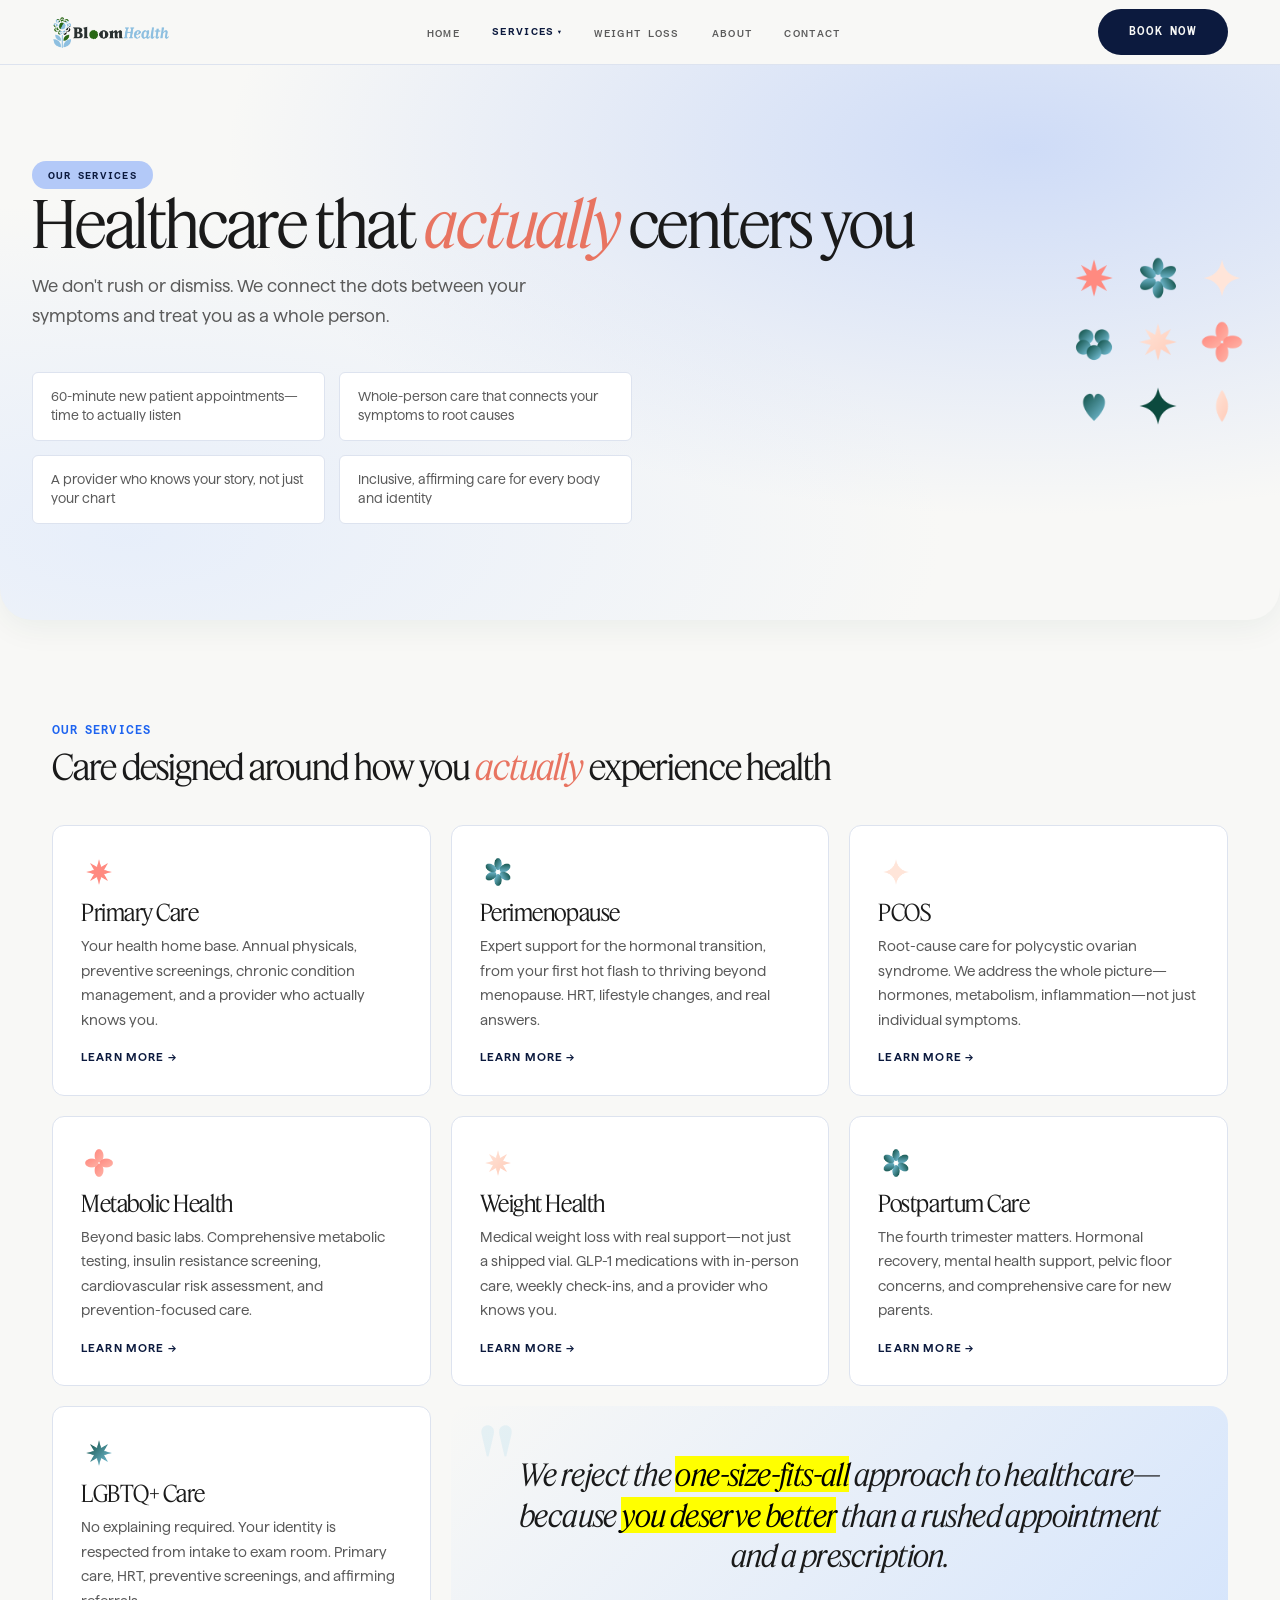
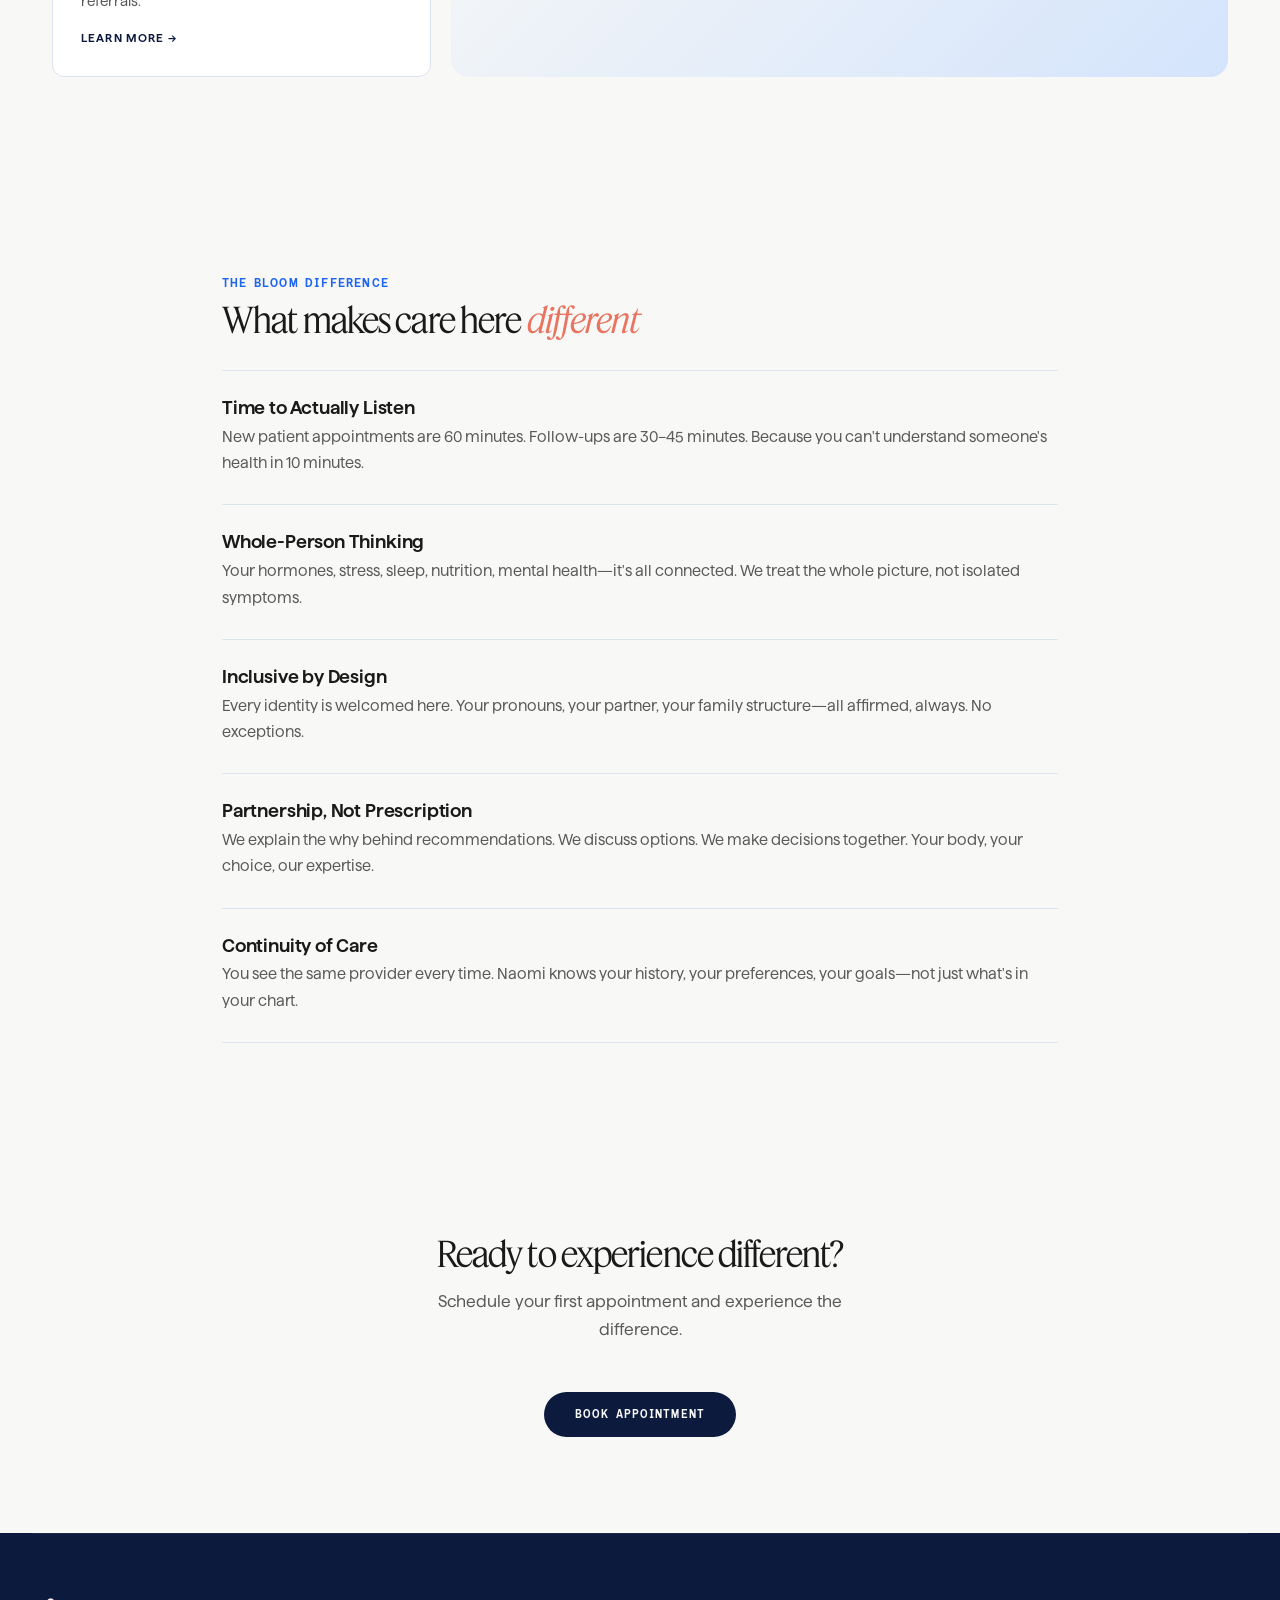
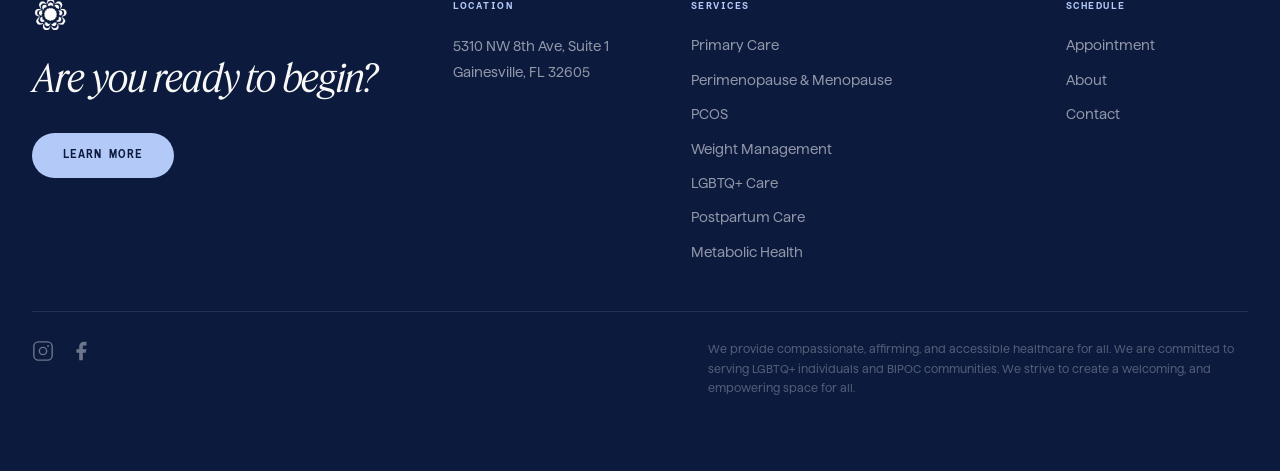
<file: services.html>
<!DOCTYPE html>
<html lang="en">
<head>
  <meta charset="UTF-8">
  <meta name="viewport" content="width=device-width, initial-scale=1.0">
  <title>Our Services | Bloom Health Gainesville FL</title>
  <meta name="description" content="Primary care, hormonal health, LGBTQ+ affirming care, postpartum support, and more. Healthcare designed around how you actually experience health.">
  <meta property="og:title" content="Services | Bloom Health">
  <meta property="og:type" content="website">
  <link rel="preconnect" href="https://fonts.googleapis.com">
  <link rel="preconnect" href="https://fonts.gstatic.com" crossorigin>
  <link href="https://fonts.googleapis.com/css2?family=Fraunces:ital,opsz,wght@0,9..144,400;0,9..144,500;1,9..144,400;1,9..144,500&family=Inter:wght@400;500;600;700&display=swap" rel="stylesheet">
  <link rel="stylesheet" href="css/styles.css">
</head>
<body>

<!-- NAV -->
<nav class="site-nav">
  <div class="nav-inner">
    <a href="index.html" class="logo">
      <img src="assets/Bloom-logo-light.png" class="site-logo" alt="Bloom Health">
    </a>
    <ul class="nav-links">
      <li><a href="index.html">Home</a></li>
      <li class="has-dropdown">
          <a href="services.html">Services <span class="dropdown-arrow">▾</span></a>
          <ul class="nav-dropdown">
            <li><a href="services.html">All Services</a></li>
            <li><a href="primary-care.html">Primary Care</a></li>
            <li><a href="perimenopause.html">Perimenopause &amp; Menopause</a></li>
            <li><a href="pcos.html">PCOS</a></li>
            <li><a href="weight-management.html">Weight Management</a></li>
            <li><a href="lgbtq-care.html">LGBTQ+ Care</a></li>
            <li><a href="postpartum.html">Postpartum Care</a></li>
            <li><a href="metabolic-health.html">Metabolic Health</a></li>
          </ul>
        </li>
      <li><a href="weight-management.html">Weight Loss</a></li>
      <li><a href="about.html">About</a></li>
      <li><a href="contact.html">Contact</a></li>
    </ul>
    <div class="nav-right">
      <a href="#" class="btn btn-dark">Book Now</a>
      <button class="hamburger" aria-label="Open menu" aria-expanded="false">
        <span></span><span></span><span></span>
      </button>
    </div>
  </div>
</nav>
<div class="nav-overlay" role="dialog" aria-modal="true">
  <button class="close-btn" aria-label="Close menu">✕</button>
  <a href="index.html">Home</a>
  <a href="services.html">All Services</a>
  <a href="primary-care.html" class="overlay-sub">Primary Care</a>
  <a href="perimenopause.html" class="overlay-sub">Perimenopause &amp; Menopause</a>
  <a href="pcos.html" class="overlay-sub">PCOS</a>
  <a href="weight-management.html" class="overlay-sub">Weight Management</a>
  <a href="lgbtq-care.html" class="overlay-sub">LGBTQ+ Care</a>
  <a href="postpartum.html" class="overlay-sub">Postpartum Care</a>
  <a href="metabolic-health.html" class="overlay-sub">Metabolic Health</a>
  <a href="weight-management.html">Weight Loss</a>
  <a href="about.html">About</a>
  <a href="contact.html">Contact</a>
  <a href="#" class="btn btn-dark">Book Now</a>
</div>

<!-- ══════════════════════════════════════════
     HERO
     ══════════════════════════════════════════ -->
<section class="services-hero">
  <div class="services-hero-inner">
    <div>
      <span class="pill pill-mint">Our Services</span>
      <h1>Healthcare that <em>actually</em> centers you</h1>
      <p>We don't rush or dismiss. We connect the dots between your symptoms and treat you as a whole person.</p>
      <div class="benefit-cards-row">
        <div class="benefit-card">60-minute new patient appointments—time to actually listen</div>
        <div class="benefit-card">Whole-person care that connects your symptoms to root causes</div>
        <div class="benefit-card">A provider who knows your story, not just your chart</div>
        <div class="benefit-card">Inclusive, affirming care for every body and identity</div>
      </div>
    </div>
    <div class="services-hero-motifs" aria-hidden="true">
      <img src="assets/starburst-coral.png" alt="">
      <img src="assets/flower-6-gradient-mint.png" alt="">
      <img src="assets/star-4-rounded-peach.png" alt="">
      <img src="assets/bloom-gradient-mint.png" alt="">
      <img src="assets/starburst-gradient-peach.png" alt="">
      <img src="assets/flower-4-gradient-coral.png" alt="">
      <img src="assets/heart-gradient-mint.png" alt="">
      <img src="assets/star-4-rounded-forest.png" alt="">
      <img src="assets/tulip-gradient-peach.png" alt="">
    </div>
  </div>
</section>

<!-- ══════════════════════════════════════════
     SERVICES GRID
     ══════════════════════════════════════════ -->
<section class="services-full-section">
  <div class="container">
    <span class="section-label">Our Services</span>
    <h2>Care designed around how you <em>actually</em> experience health</h2>
    <div class="full-services-grid">

      <a href="primary-care.html" class="full-svc-card">
        <img src="assets/starburst-coral.png" class="full-svc-card-icon" alt="">
        <h3>Primary Care</h3>
        <p>Your health home base. Annual physicals, preventive screenings, chronic condition management, and a provider who actually knows you.</p>
        <span class="learn-more">Learn More →</span>
      </a>

      <a href="perimenopause.html" class="full-svc-card">
        <img src="assets/flower-6-gradient-mint.png" class="full-svc-card-icon" alt="">
        <h3>Perimenopause</h3>
        <p>Expert support for the hormonal transition, from your first hot flash to thriving beyond menopause. HRT, lifestyle changes, and real answers.</p>
        <span class="learn-more">Learn More →</span>
      </a>

      <a href="pcos.html" class="full-svc-card">
        <img src="assets/star-4-rounded-peach.png" class="full-svc-card-icon" alt="">
        <h3>PCOS</h3>
        <p>Root-cause care for polycystic ovarian syndrome. We address the whole picture—hormones, metabolism, inflammation—not just individual symptoms.</p>
        <span class="learn-more">Learn More →</span>
      </a>

      <a href="metabolic-health.html" class="full-svc-card">
        <img src="assets/flower-4-gradient-coral.png" class="full-svc-card-icon" alt="">
        <h3>Metabolic Health</h3>
        <p>Beyond basic labs. Comprehensive metabolic testing, insulin resistance screening, cardiovascular risk assessment, and prevention-focused care.</p>
        <span class="learn-more">Learn More →</span>
      </a>

      <a href="weight-management.html" class="full-svc-card">
        <img src="assets/starburst-gradient-peach.png" class="full-svc-card-icon" alt="">
        <h3>Weight Health</h3>
        <p>Medical weight loss with real support—not just a shipped vial. GLP-1 medications with in-person care, weekly check-ins, and a provider who knows you.</p>
        <span class="learn-more">Learn More →</span>
      </a>

      <a href="postpartum.html" class="full-svc-card">
        <img src="assets/flower-6-gradient-mint.png" class="full-svc-card-icon" alt="">
        <h3>Postpartum Care</h3>
        <p>The fourth trimester matters. Hormonal recovery, mental health support, pelvic floor concerns, and comprehensive care for new parents.</p>
        <span class="learn-more">Learn More →</span>
      </a>

      <a href="lgbtq-care.html" class="full-svc-card">
        <img src="assets/starburst-gradient-mint.png" class="full-svc-card-icon" alt="">
        <h3>LGBTQ+ Care</h3>
        <p>No explaining required. Your identity is respected from intake to exam room. Primary care, HRT, preventive screenings, and affirming referrals.</p>
        <span class="learn-more">Learn More →</span>
      </a>

      <!-- Quote block spans 2 columns -->
      <div class="quote-card quote-card-span">
        <span class="quote-mark">"</span>
        <blockquote>We reject the <mark class="coral">one-size-fits-all</mark> approach to healthcare—because <mark class="mint">you deserve better</mark> than a rushed appointment and a prescription.</blockquote>
      </div>

    </div>
  </div>
</section>

<!-- ══════════════════════════════════════════
     BLOOM DIFFERENCE
     ══════════════════════════════════════════ -->
<section class="section" style="background:var(--cream);">
  <div class="container" style="max-width:900px;">
    <span class="section-label">The Bloom Difference</span>
    <h2>What makes care here <em>different</em></h2>
    <div class="diff-list mt-4">
      <div class="diff-item">
        <h4>Time to Actually Listen</h4>
        <p>New patient appointments are 60 minutes. Follow-ups are 30–45 minutes. Because you can't understand someone's health in 10 minutes.</p>
      </div>
      <div class="diff-item">
        <h4>Whole-Person Thinking</h4>
        <p>Your hormones, stress, sleep, nutrition, mental health—it's all connected. We treat the whole picture, not isolated symptoms.</p>
      </div>
      <div class="diff-item">
        <h4>Inclusive by Design</h4>
        <p>Every identity is welcomed here. Your pronouns, your partner, your family structure—all affirmed, always. No exceptions.</p>
      </div>
      <div class="diff-item">
        <h4>Partnership, Not Prescription</h4>
        <p>We explain the why behind recommendations. We discuss options. We make decisions together. Your body, your choice, our expertise.</p>
      </div>
      <div class="diff-item">
        <h4>Continuity of Care</h4>
        <p>You see the same provider every time. Naomi knows your history, your preferences, your goals—not just what's in your chart.</p>
      </div>
    </div>
  </div>
</section>

<!-- CTA -->
<section class="cta-section cta-cream">
  <div class="container">
    <h2>Ready to experience different?</h2>
    <p>Schedule your first appointment and experience the difference.</p>
    <a href="#" class="btn btn-dark">Book Appointment</a>
  </div>
</section>

<!-- FOOTER -->
<footer class="site-footer">
  <div class="footer-card">
    <div class="footer-top">
      <div class="footer-brand">
        <div class="footer-logo logo">
          <img src="assets/Bloom-logo_white.png" class="site-logo" alt="Bloom Health">
        </div>
        <p class="footer-tagline">Are you ready to begin?</p>
        <a href="#" class="btn btn-mint">Learn more</a>
      </div>
      <div>
        <span class="footer-col-label">Location</span>
        <div class="footer-col-links">
          <address>5310 NW 8th Ave, Suite 1<br>Gainesville, FL 32605</address>
        </div>
      </div>
      <div>
        <span class="footer-col-label">Services</span>
        <nav class="footer-col-links">
          <a href="primary-care.html">Primary Care</a>
          <a href="perimenopause.html">Perimenopause &amp; Menopause</a>
          <a href="pcos.html">PCOS</a>
          <a href="weight-management.html">Weight Management</a>
          <a href="lgbtq-care.html">LGBTQ+ Care</a>
          <a href="postpartum.html">Postpartum Care</a>
          <a href="metabolic-health.html">Metabolic Health</a>
        </nav>
      </div>
      <div>
        <span class="footer-col-label">Schedule</span>
        <nav class="footer-col-links">
          <a href="#">Appointment</a>
          <a href="about.html">About</a>
          <a href="contact.html">Contact</a>
        </nav>
      </div>
    </div>
    <hr class="footer-divider">
    <div class="footer-bottom">
      <div class="footer-social">
        <a href="#" aria-label="Instagram">
          <svg width="22" height="22" fill="none" stroke="currentColor" stroke-width="1.5" viewBox="0 0 24 24"><rect x="2" y="2" width="20" height="20" rx="5"/><circle cx="12" cy="12" r="4"/><path d="M17.5 6.5h.01" stroke-linecap="round" stroke-width="2"/></svg>
        </a>
        <a href="#" aria-label="Facebook">
          <svg width="22" height="22" fill="currentColor" viewBox="0 0 24 24"><path d="M18 2h-3a5 5 0 0 0-5 5v3H7v4h3v8h4v-8h3l1-4h-4V7a1 1 0 0 1 1-1h3z"/></svg>
        </a>
      </div>
      <p class="footer-fine-print">We provide compassionate, affirming, and accessible healthcare for all. We are committed to serving LGBTQ+ individuals and BIPOC communities. We strive to create a welcoming, and empowering space for all.</p>
    </div>
  </div>
</footer>

<script src="js/main.js"></script>
</body>
</html>
</file>
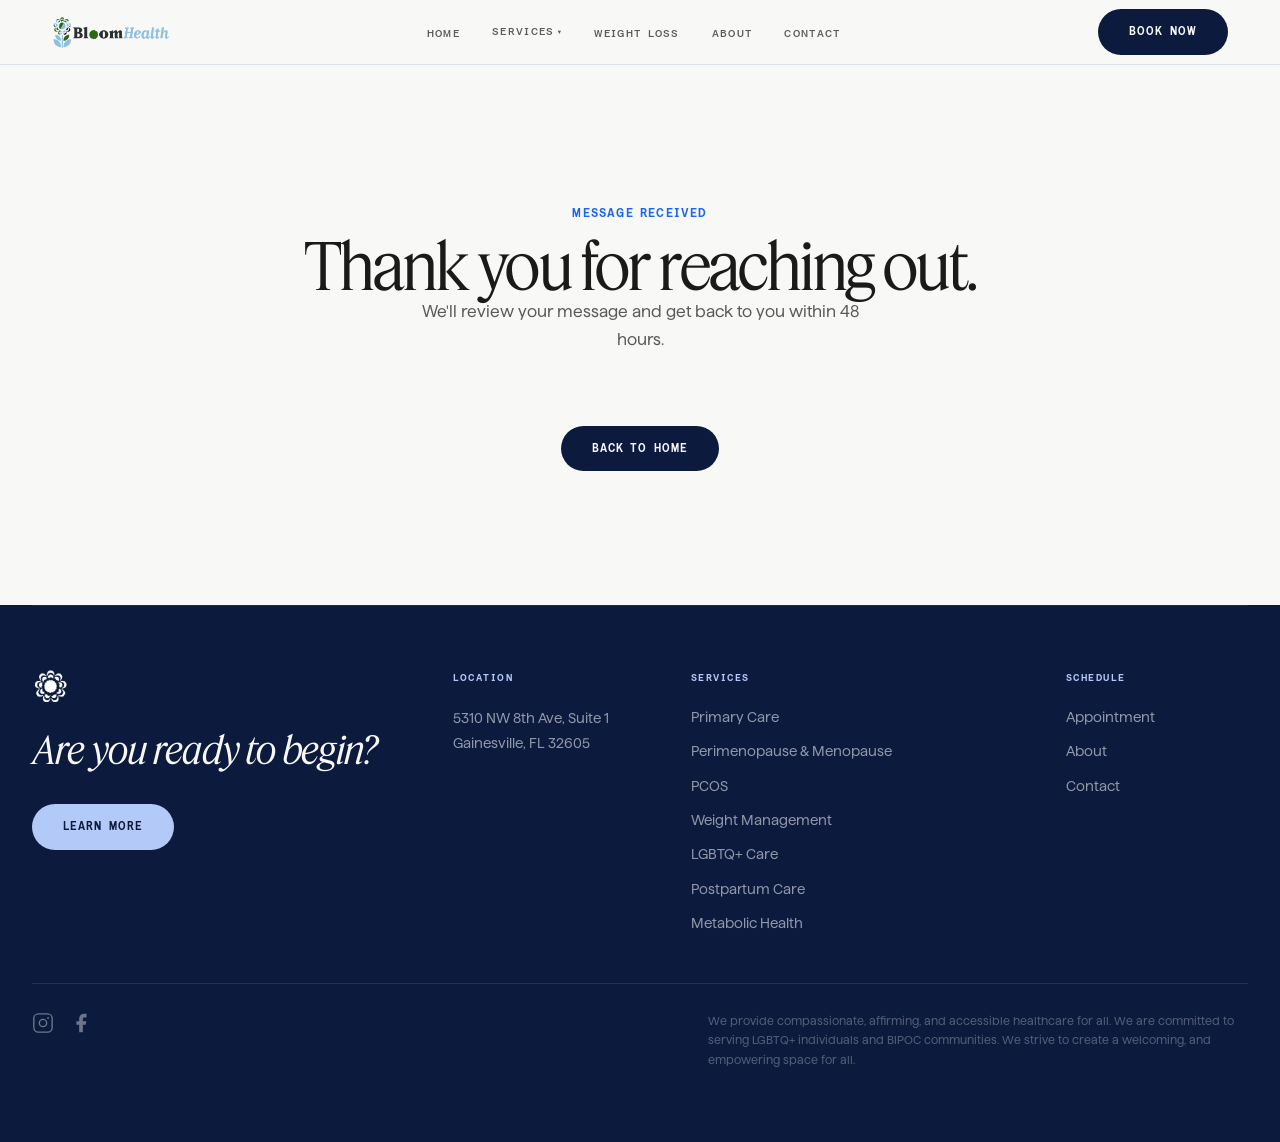
<file: thank-you.html>
<!DOCTYPE html>
<html lang="en">
<head>
  <meta charset="UTF-8">
  <meta name="viewport" content="width=device-width, initial-scale=1.0">
  <title>Thank You | Bloom Health</title>
  <link rel="preconnect" href="https://fonts.googleapis.com">
  <link rel="preconnect" href="https://fonts.gstatic.com" crossorigin>
  <link href="https://fonts.googleapis.com/css2?family=Fraunces:ital,opsz,wght@0,9..144,400;0,9..144,500;1,9..144,400;1,9..144,500&family=Inter:wght@400;500;600;700&display=swap" rel="stylesheet">
  <link rel="stylesheet" href="css/styles.css">
</head>
<body>

<!-- NAV -->
<nav class="site-nav">
  <div class="nav-inner">
    <a href="index.html" class="logo">
      <img src="assets/Bloom-logo-light.png" class="site-logo" alt="Bloom Health">
    </a>
    <ul class="nav-links">
      <li><a href="index.html">Home</a></li>
      <li class="has-dropdown">
        <a href="services.html">Services <span class="dropdown-arrow">▾</span></a>
        <ul class="nav-dropdown">
          <li><a href="services.html">All Services</a></li>
          <li><a href="primary-care.html">Primary Care</a></li>
          <li><a href="perimenopause.html">Perimenopause &amp; Menopause</a></li>
          <li><a href="pcos.html">PCOS</a></li>
          <li><a href="weight-management.html">Weight Management</a></li>
          <li><a href="lgbtq-care.html">LGBTQ+ Care</a></li>
          <li><a href="postpartum.html">Postpartum Care</a></li>
          <li><a href="metabolic-health.html">Metabolic Health</a></li>
        </ul>
      </li>
      <li><a href="weight-management.html">Weight Loss</a></li>
      <li><a href="about.html">About</a></li>
      <li><a href="contact.html">Contact</a></li>
    </ul>
    <div class="nav-right">
      <a href="#" class="btn btn-dark">Book Now</a>
      <button class="hamburger" aria-label="Open menu" aria-expanded="false"><span></span><span></span><span></span></button>
    </div>
  </div>
</nav>
<div class="nav-overlay" role="dialog" aria-modal="true">
  <button class="close-btn" aria-label="Close menu">✕</button>
  <a href="index.html">Home</a><a href="services.html">All Services</a>
  <a href="primary-care.html" class="overlay-sub">Primary Care</a>
  <a href="perimenopause.html" class="overlay-sub">Perimenopause &amp; Menopause</a>
  <a href="pcos.html" class="overlay-sub">PCOS</a>
  <a href="weight-management.html" class="overlay-sub">Weight Management</a>
  <a href="lgbtq-care.html" class="overlay-sub">LGBTQ+ Care</a>
  <a href="postpartum.html" class="overlay-sub">Postpartum Care</a>
  <a href="metabolic-health.html" class="overlay-sub">Metabolic Health</a>
  <a href="weight-management.html">Weight Loss</a><a href="about.html">About</a><a href="contact.html">Contact</a>
  <a href="#" class="btn btn-dark">Book Now</a>
</div>

<section class="cta-section cta-cream" style="min-height:60vh; display:flex; align-items:center;">
  <div class="container" style="text-align:center;">
    <span class="section-label">Message Received</span>
    <h1>Thank you for reaching out.</h1>
    <p>We'll review your message and get back to you within 48 hours.</p>
    <a href="index.html" class="btn btn-dark" style="margin-top:1.5rem;">Back to Home</a>
  </div>
</section>

<!-- FOOTER -->
<footer class="site-footer">
  <div class="footer-card">
    <div class="footer-top">
      <div class="footer-brand">
        <div class="footer-logo logo"><img src="assets/Bloom-logo_white.png" class="site-logo" alt="Bloom Health"></div>
        <p class="footer-tagline">Are you ready to begin?</p>
        <a href="#" class="btn btn-mint">Learn more</a>
      </div>
      <div>
        <span class="footer-col-label">Location</span>
        <div class="footer-col-links"><address>5310 NW 8th Ave, Suite 1<br>Gainesville, FL 32605</address></div>
      </div>
      <div>
        <span class="footer-col-label">Services</span>
        <nav class="footer-col-links">
          <a href="primary-care.html">Primary Care</a>
          <a href="perimenopause.html">Perimenopause &amp; Menopause</a>
          <a href="pcos.html">PCOS</a>
          <a href="weight-management.html">Weight Management</a>
          <a href="lgbtq-care.html">LGBTQ+ Care</a>
          <a href="postpartum.html">Postpartum Care</a>
          <a href="metabolic-health.html">Metabolic Health</a>
        </nav>
      </div>
      <div>
        <span class="footer-col-label">Schedule</span>
        <nav class="footer-col-links">
          <a href="#">Appointment</a>
          <a href="about.html">About</a>
          <a href="contact.html">Contact</a>
        </nav>
      </div>
    </div>
    <hr class="footer-divider">
    <div class="footer-bottom">
      <div class="footer-social">
        <a href="#" aria-label="Instagram"><svg width="22" height="22" fill="none" stroke="currentColor" stroke-width="1.5" viewBox="0 0 24 24"><rect x="2" y="2" width="20" height="20" rx="5"/><circle cx="12" cy="12" r="4"/><path d="M17.5 6.5h.01" stroke-linecap="round" stroke-width="2"/></svg></a>
        <a href="#" aria-label="Facebook"><svg width="22" height="22" fill="currentColor" viewBox="0 0 24 24"><path d="M18 2h-3a5 5 0 0 0-5 5v3H7v4h3v8h4v-8h3l1-4h-4V7a1 1 0 0 1 1-1h3z"/></svg></a>
      </div>
      <p class="footer-fine-print">We provide compassionate, affirming, and accessible healthcare for all. We are committed to serving LGBTQ+ individuals and BIPOC communities. We strive to create a welcoming, and empowering space for all.</p>
    </div>
  </div>
</footer>

<script src="js/main.js"></script>
</body>
</html>
</file>
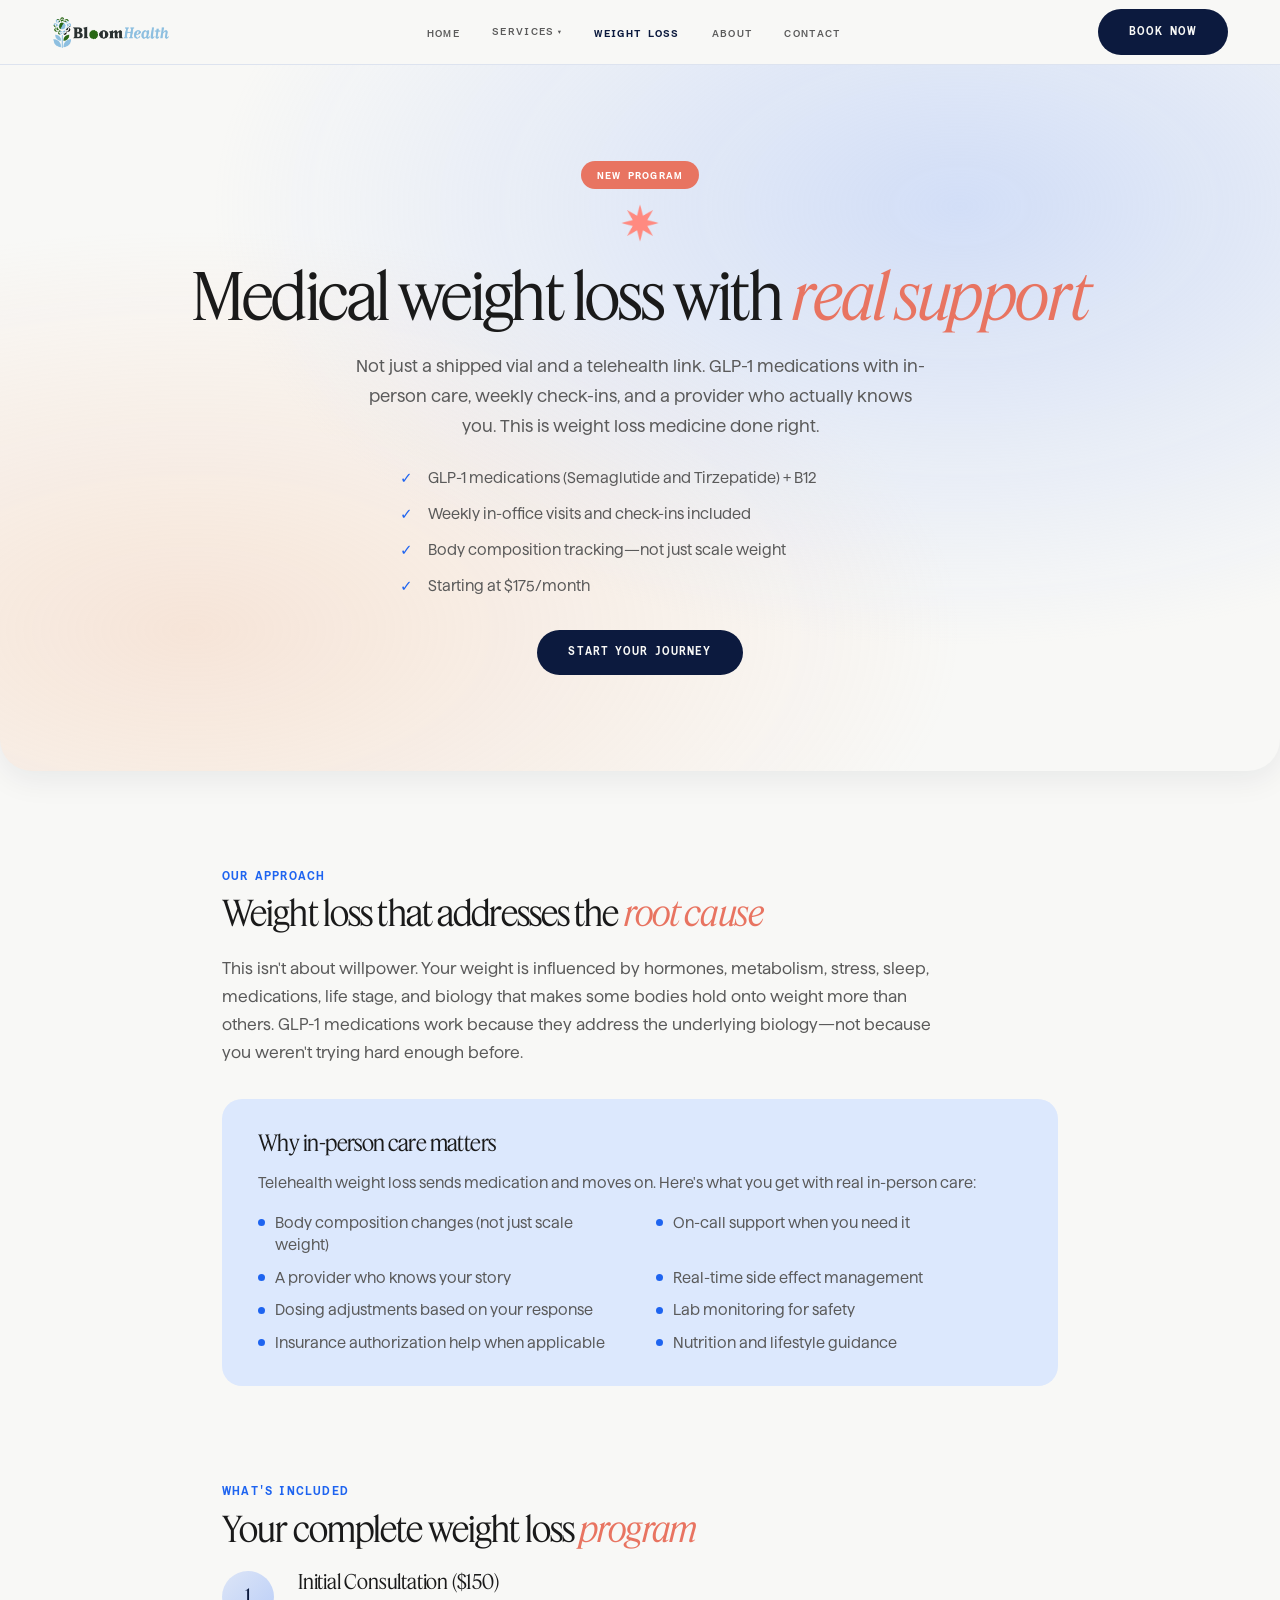
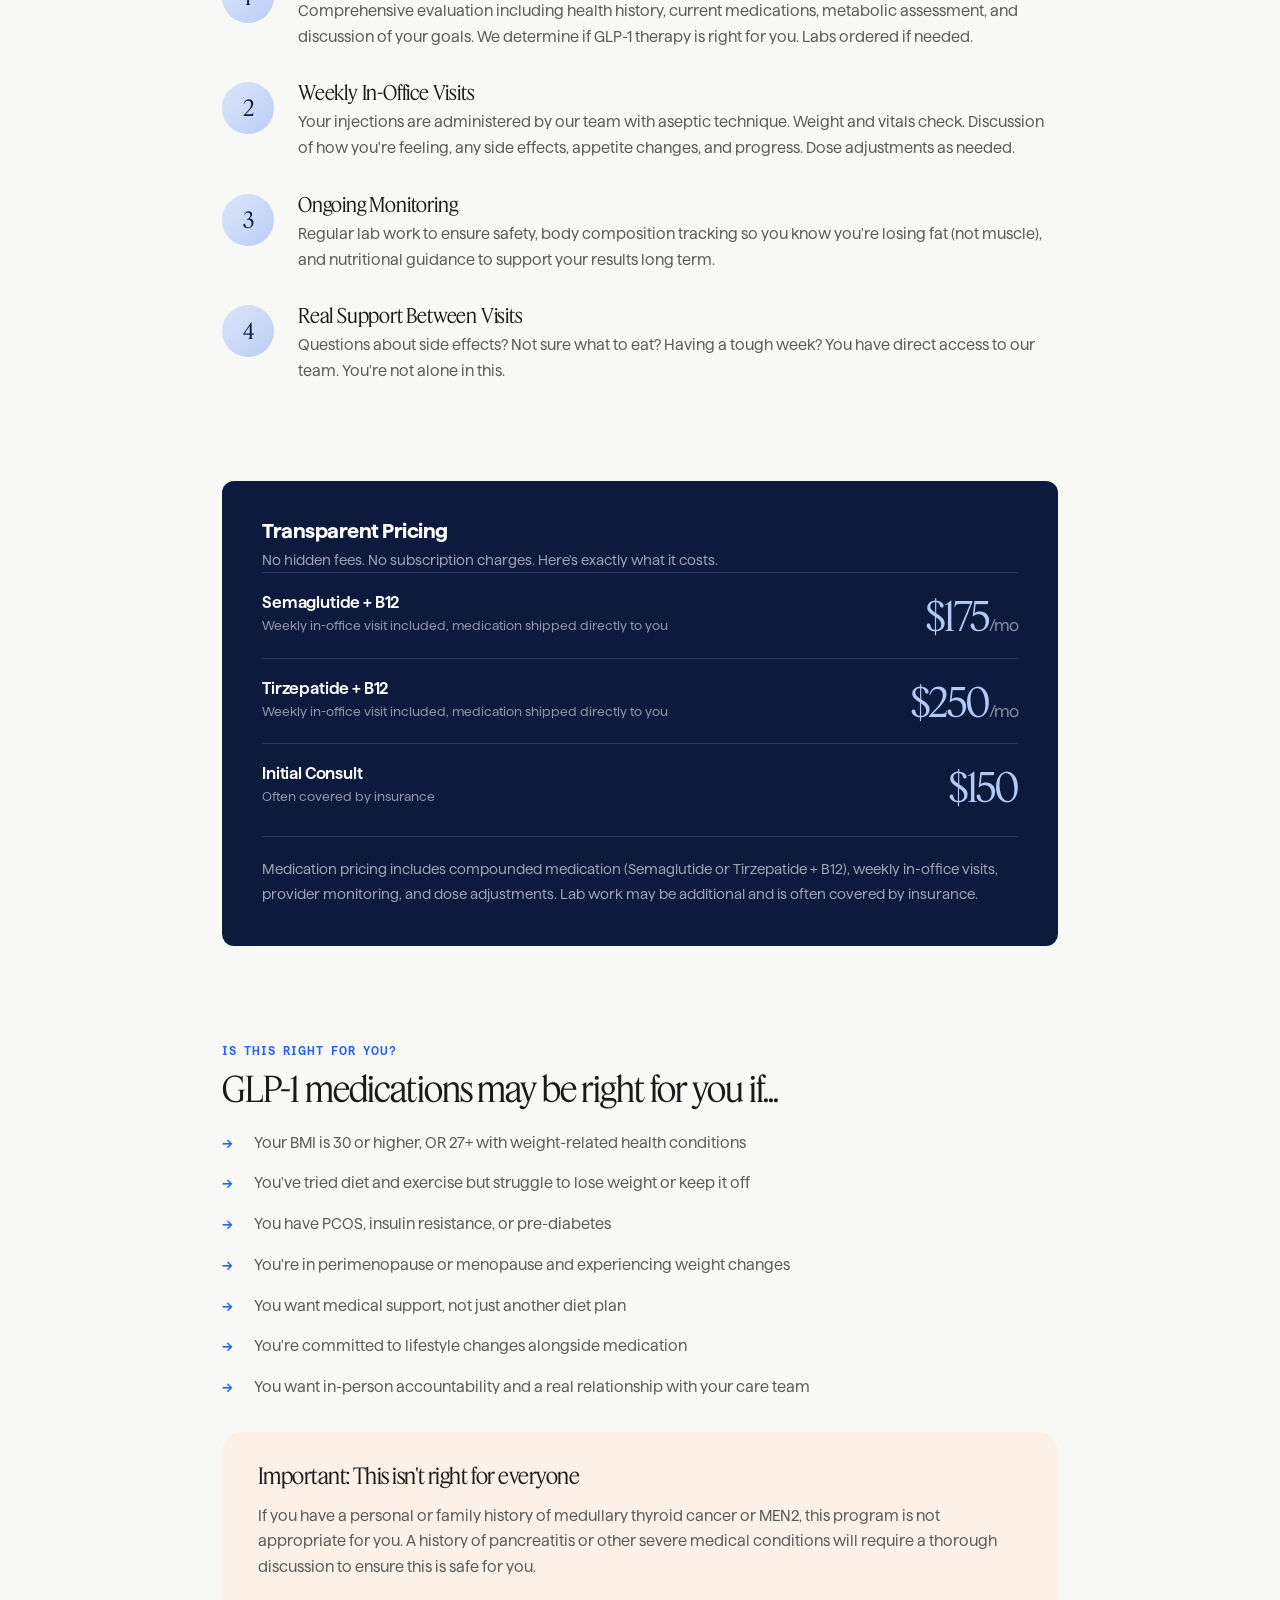
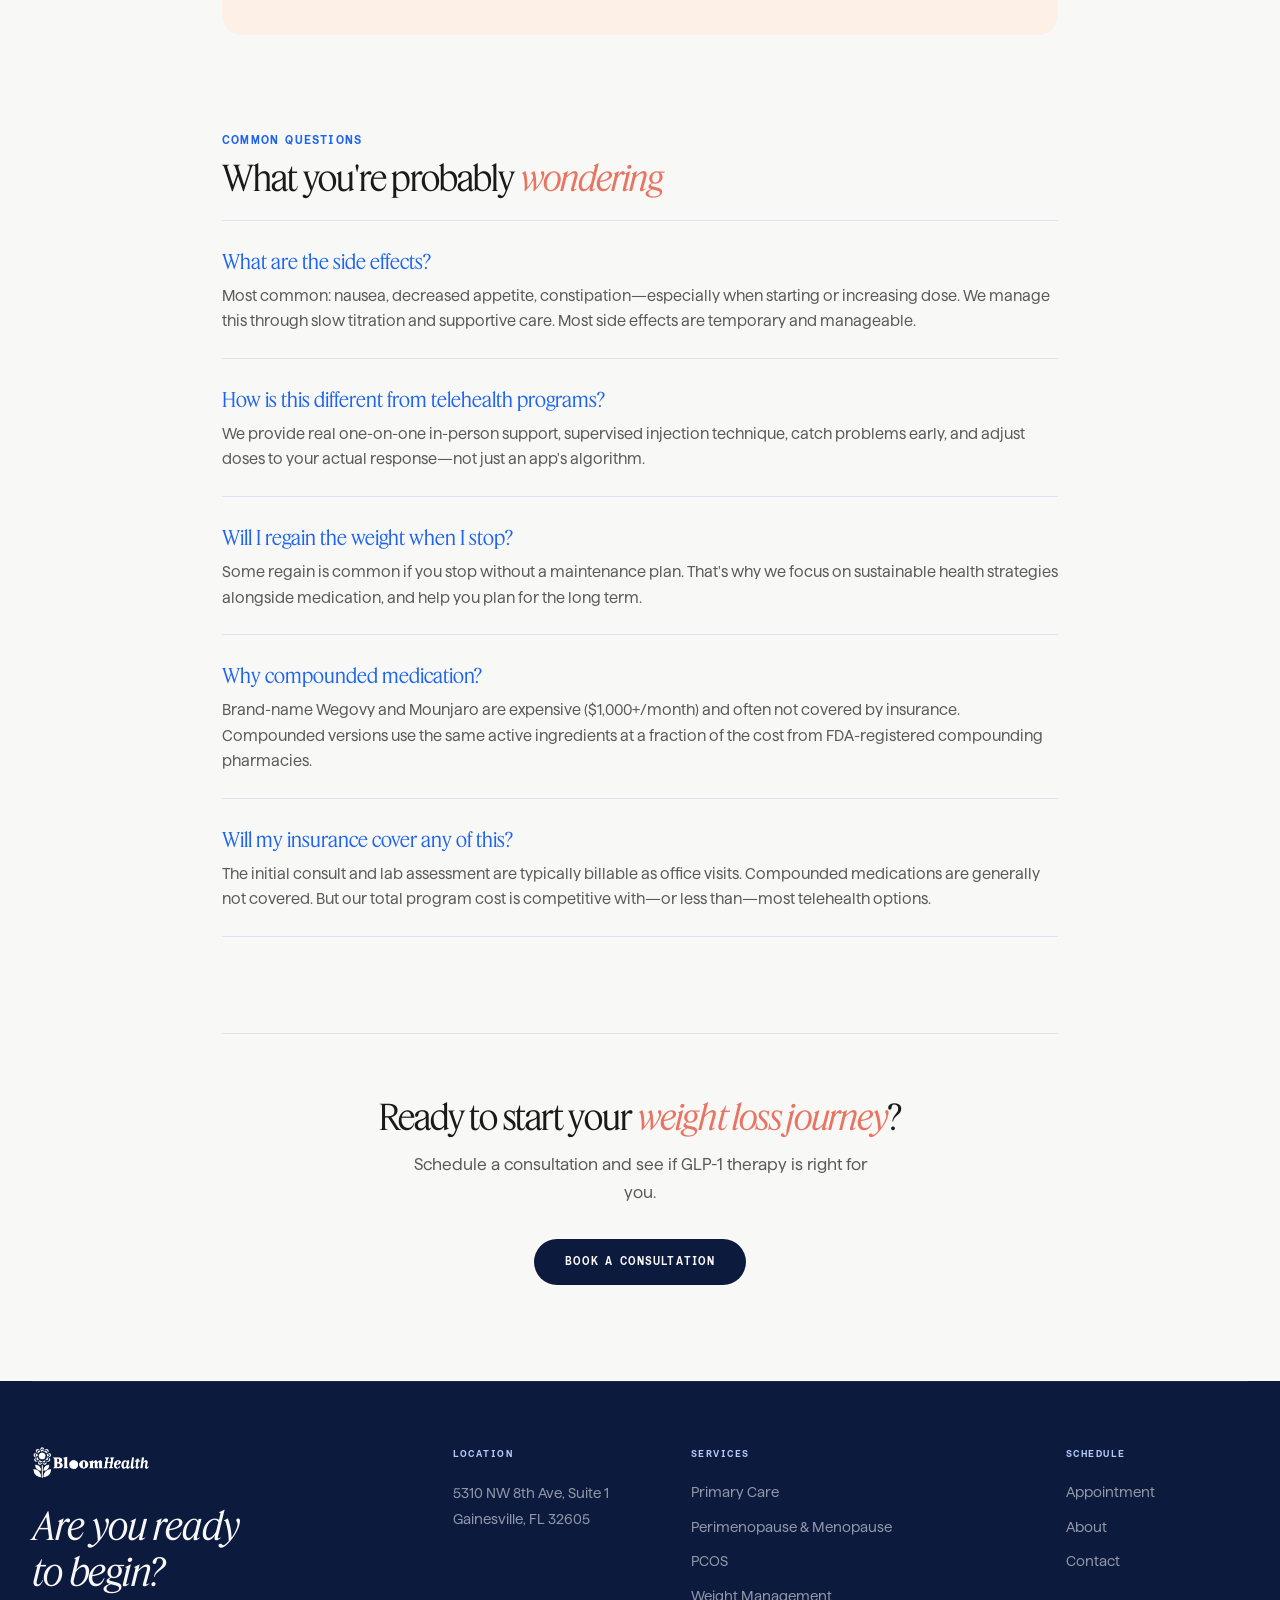
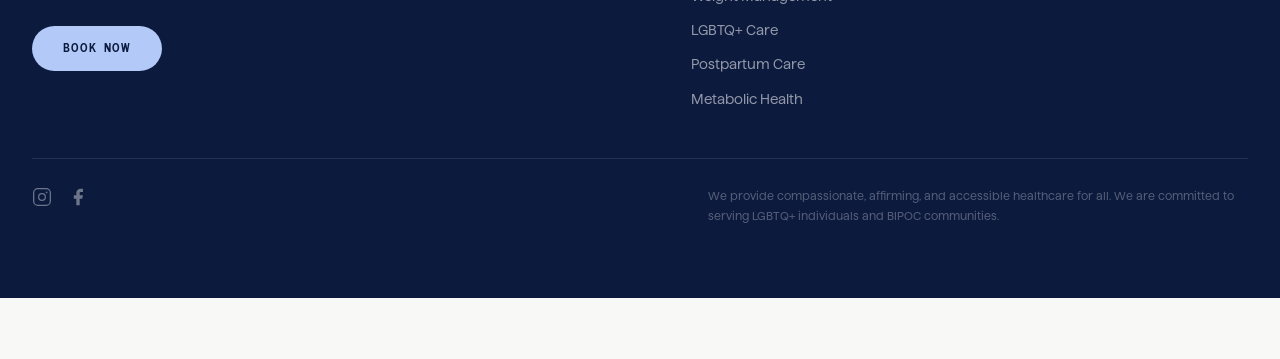
<file: weight-loss.html>
<!DOCTYPE html>
<html lang="en">
<head>
  <meta charset="UTF-8">
  <meta http-equiv="refresh" content="0; url=weight-management.html">
  <link rel="canonical" href="weight-management.html">
  <title>Redirecting…</title>
</head>
<body>
  <p>Redirecting to <a href="weight-management.html">Weight Management</a>…</p>
</body>
</html>
</file>
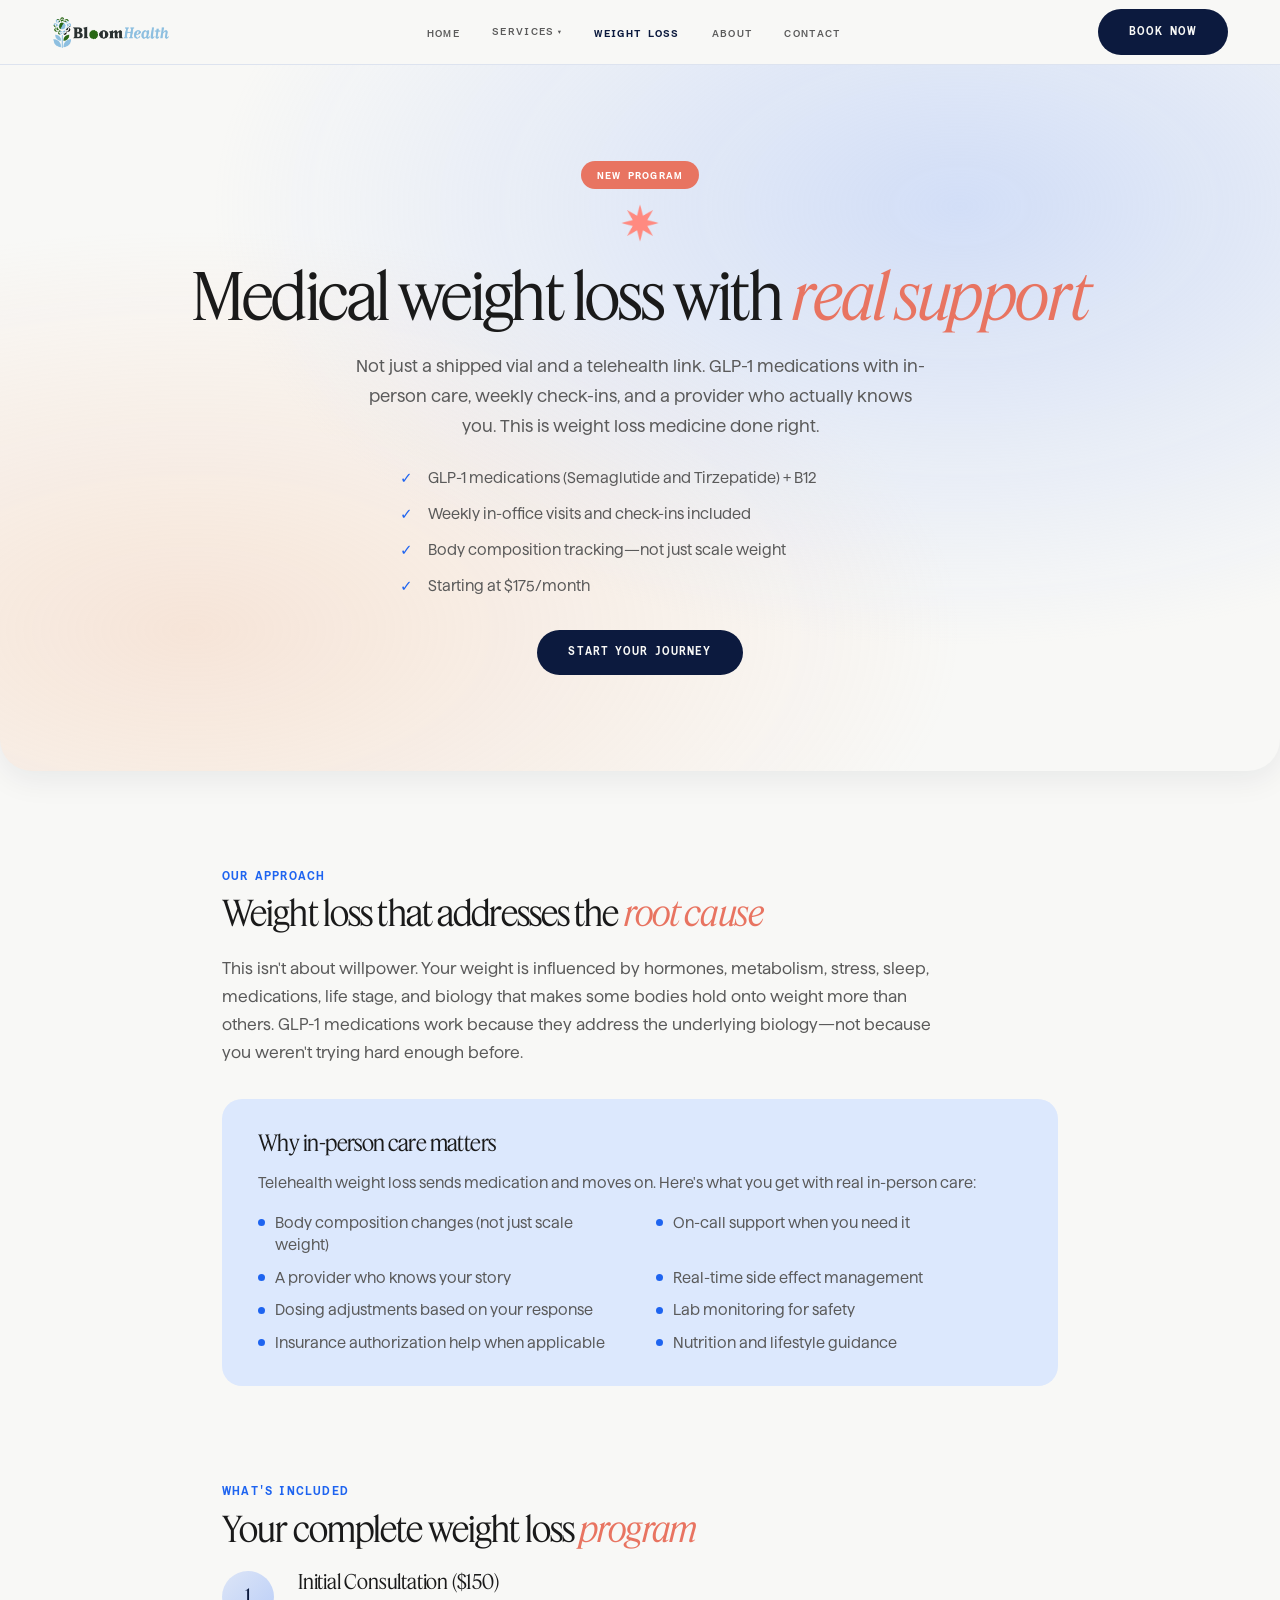
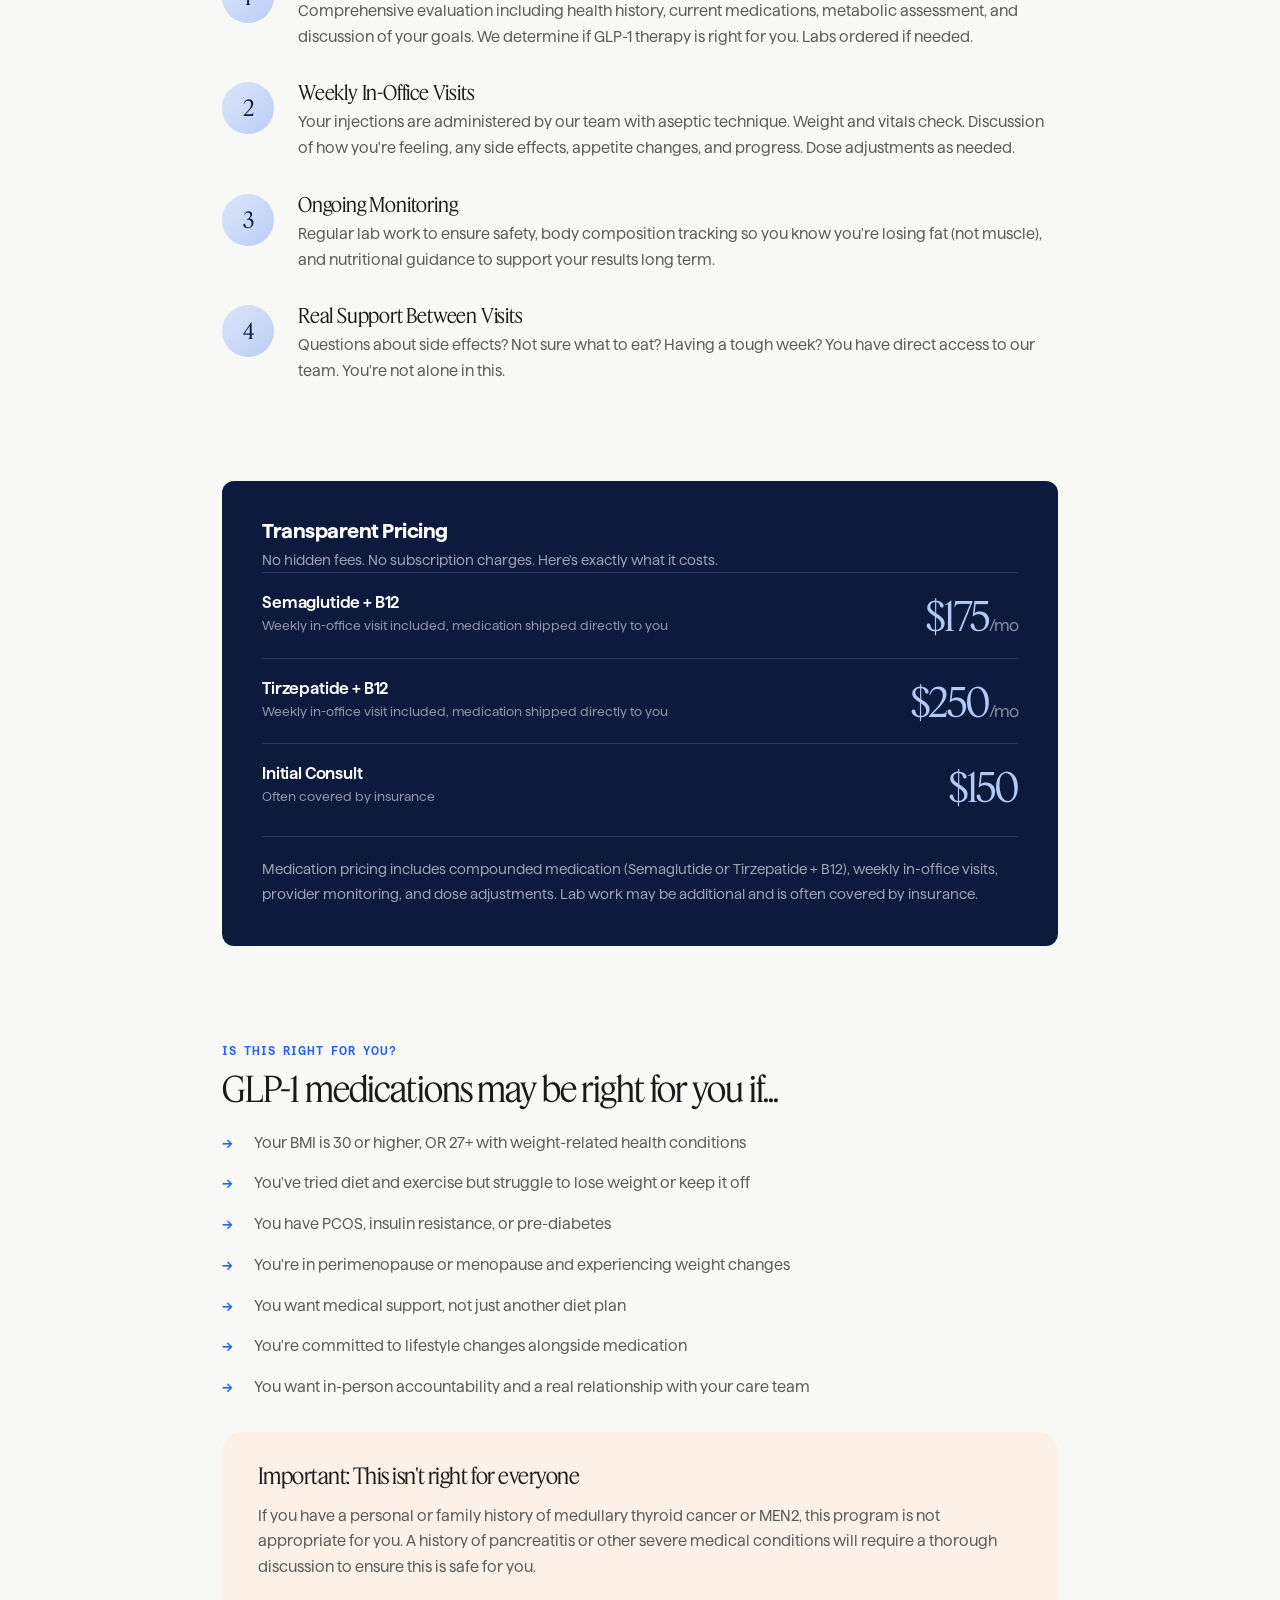
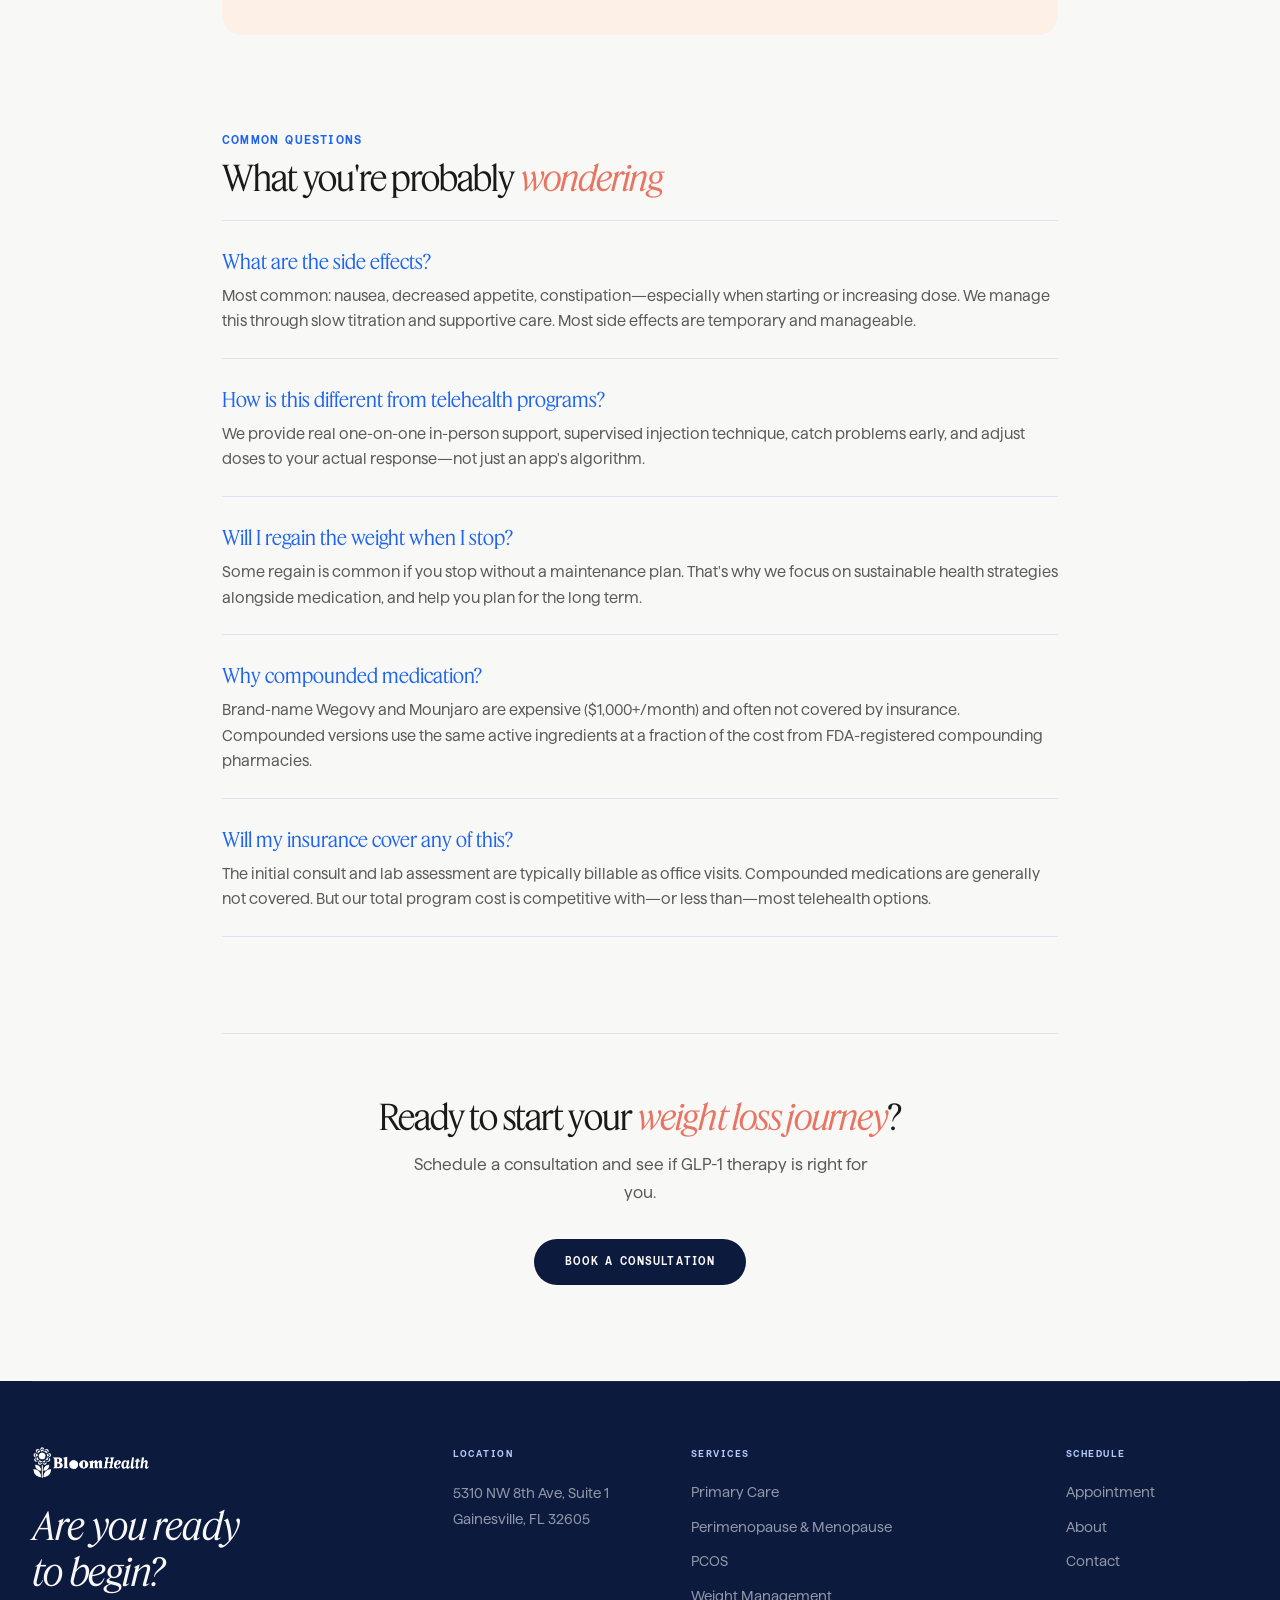
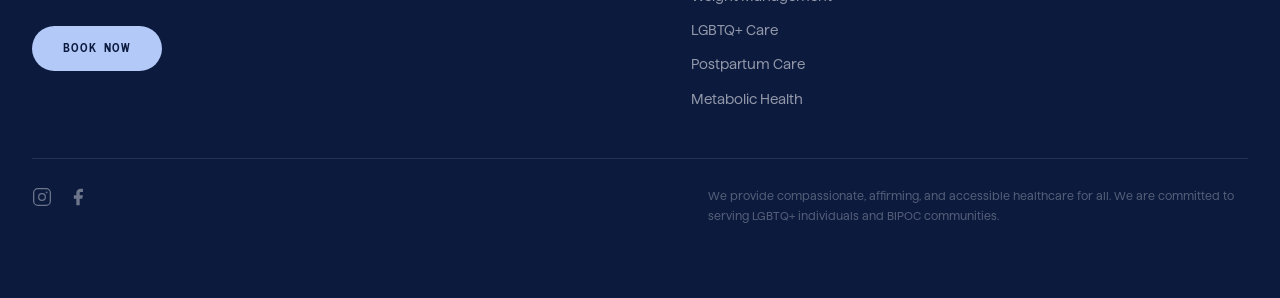
<file: weight-management.html>
<!DOCTYPE html>
<html lang="en">
<head>
  <meta charset="UTF-8">
  <meta name="viewport" content="width=device-width, initial-scale=1.0">
  <title>Weight Management | Bloom Health</title>
  <meta name="description" content="Medical weight loss with GLP-1 medications and real in-person support in Gainesville, FL. Semaglutide and Tirzepatide with weekly check-ins and a provider who knows you.">
  <link rel="stylesheet" href="css/styles.css">
</head>
<body>

<nav class="site-nav">
  <div class="nav-inner">
    <a href="index.html" class="logo"><img src="assets/Bloom-logo-light.png" class="site-logo" alt="Bloom Health"></a>
    <ul class="nav-links">
      <li><a href="index.html">Home</a></li>
      <li class="has-dropdown">
        <a href="services.html">Services <span class="dropdown-arrow">▾</span></a>
        <ul class="nav-dropdown">
          <li><a href="services.html">All Services</a></li>
          <li><a href="primary-care.html">Primary Care</a></li>
          <li><a href="perimenopause.html">Perimenopause &amp; Menopause</a></li>
          <li><a href="pcos.html">PCOS</a></li>
          <li><a href="weight-management.html">Weight Management</a></li>
          <li><a href="lgbtq-care.html">LGBTQ+ Care</a></li>
          <li><a href="postpartum.html">Postpartum Care</a></li>
          <li><a href="metabolic-health.html">Metabolic Health</a></li>
        </ul>
      </li>
      <li><a href="weight-management.html">Weight Loss</a></li>
      <li><a href="about.html">About</a></li>
      <li><a href="contact.html">Contact</a></li>
    </ul>
    <div class="nav-right">
      <a href="#" class="btn btn-dark">Book Now</a>
      <button class="hamburger" aria-label="Open menu" aria-expanded="false"><span></span><span></span><span></span></button>
    </div>
  </div>
</nav>
<div class="nav-overlay" role="dialog" aria-modal="true" aria-label="Navigation menu">
  <button class="close-btn" aria-label="Close menu">✕</button>
  <a href="index.html">Home</a>
  <a href="services.html">All Services</a>
  <a href="primary-care.html" class="overlay-sub">Primary Care</a>
  <a href="perimenopause.html" class="overlay-sub">Perimenopause &amp; Menopause</a>
  <a href="pcos.html" class="overlay-sub">PCOS</a>
  <a href="weight-management.html" class="overlay-sub">Weight Management</a>
  <a href="lgbtq-care.html" class="overlay-sub">LGBTQ+ Care</a>
  <a href="postpartum.html" class="overlay-sub">Postpartum Care</a>
  <a href="metabolic-health.html" class="overlay-sub">Metabolic Health</a>
  <a href="weight-management.html">Weight Loss</a>
  <a href="about.html">About</a>
  <a href="contact.html">Contact</a>
  <a href="#" class="btn btn-dark">Book Now</a>
</div>

<!-- HERO -->
<section class="service-hero">
  <span class="pill pill-coral">New Program</span>
  <img src="assets/starburst-coral.png" class="hero-icon" alt="">
  <h1>Medical weight loss with <em>real support</em></h1>
  <p class="hero-sub">Not just a shipped vial and a telehealth link. GLP-1 medications with in-person care, weekly check-ins, and a provider who actually knows you. This is weight loss medicine done right.</p>
  <ul class="hero-bullets">
    <li>GLP-1 medications (Semaglutide and Tirzepatide) + B12</li>
    <li>Weekly in-office visits and check-ins included</li>
    <li>Body composition tracking—not just scale weight</li>
    <li>Starting at $175/month</li>
  </ul>
  <a href="#" class="btn btn-dark">Start Your Journey</a>
</section>

<div class="service-content">

  <!-- OUR APPROACH -->
  <section class="service-section">
    <span class="section-label">Our Approach</span>
    <h2>Weight loss that addresses the <em>root cause</em></h2>
    <p>This isn't about willpower. Your weight is influenced by hormones, metabolism, stress, sleep, medications, life stage, and biology that makes some bodies hold onto weight more than others. GLP-1 medications work because they address the underlying biology—not because you weren't trying hard enough before.</p>
    <div class="content-box sky" style="margin-top: var(--sp-4);">
      <h3>Why in-person care matters</h3>
      <p style="margin-bottom: 1rem; font-size: 0.9375rem;">Telehealth weight loss sends medication and moves on. Here's what you get with real in-person care:</p>
      <ul class="dot-grid">
        <li>Body composition changes (not just scale weight)</li>
        <li>On-call support when you need it</li>
        <li>A provider who knows your story</li>
        <li>Real-time side effect management</li>
        <li>Dosing adjustments based on your response</li>
        <li>Lab monitoring for safety</li>
        <li>Insurance authorization help when applicable</li>
        <li>Nutrition and lifestyle guidance</li>
      </ul>
    </div>
  </section>

  <!-- WHAT'S INCLUDED -->
  <section class="service-section">
    <span class="section-label">What's Included</span>
    <h2>Your complete weight loss <em>program</em></h2>
    <div class="steps">
      <div class="step">
        <div class="step-number">1</div>
        <div class="step-content">
          <h4>Initial Consultation ($150)</h4>
          <p>Comprehensive evaluation including health history, current medications, metabolic assessment, and discussion of your goals. We determine if GLP-1 therapy is right for you. Labs ordered if needed.</p>
        </div>
      </div>
      <div class="step">
        <div class="step-number">2</div>
        <div class="step-content">
          <h4>Weekly In-Office Visits</h4>
          <p>Your injections are administered by our team with aseptic technique. Weight and vitals check. Discussion of how you're feeling, any side effects, appetite changes, and progress. Dose adjustments as needed.</p>
        </div>
      </div>
      <div class="step">
        <div class="step-number">3</div>
        <div class="step-content">
          <h4>Ongoing Monitoring</h4>
          <p>Regular lab work to ensure safety, body composition tracking so you know you're losing fat (not muscle), and nutritional guidance to support your results long term.</p>
        </div>
      </div>
      <div class="step">
        <div class="step-number">4</div>
        <div class="step-content">
          <h4>Real Support Between Visits</h4>
          <p>Questions about side effects? Not sure what to eat? Having a tough week? You have direct access to our team. You're not alone in this.</p>
        </div>
      </div>
    </div>
  </section>

  <!-- PRICING -->
  <div class="pricing-card-dark" style="margin-bottom: var(--sp-7);">
    <h3>Transparent Pricing</h3>
    <p>No hidden fees. No subscription charges. Here's exactly what it costs.</p>
    <div class="pricing-row">
      <div class="pricing-row-info">
        <h4>Semaglutide + B12</h4>
        <span>Weekly in-office visit included, medication shipped directly to you</span>
      </div>
      <div class="pricing-amount">$175<small>/mo</small></div>
    </div>
    <div class="pricing-row">
      <div class="pricing-row-info">
        <h4>Tirzepatide + B12</h4>
        <span>Weekly in-office visit included, medication shipped directly to you</span>
      </div>
      <div class="pricing-amount">$250<small>/mo</small></div>
    </div>
    <div class="pricing-row">
      <div class="pricing-row-info">
        <h4>Initial Consult</h4>
        <span>Often covered by insurance</span>
      </div>
      <div class="pricing-amount">$150</div>
    </div>
    <p class="pricing-note">Medication pricing includes compounded medication (Semaglutide or Tirzepatide + B12), weekly in-office visits, provider monitoring, and dose adjustments. Lab work may be additional and is often covered by insurance.</p>
  </div>

  <!-- IS THIS RIGHT FOR YOU -->
  <section class="service-section">
    <span class="section-label">Is This Right for You?</span>
    <h2>GLP-1 medications may be right for you if...</h2>
    <ul class="service-checklist">
      <li>Your BMI is 30 or higher, OR 27+ with weight-related health conditions</li>
      <li>You've tried diet and exercise but struggle to lose weight or keep it off</li>
      <li>You have PCOS, insulin resistance, or pre-diabetes</li>
      <li>You're in perimenopause or menopause and experiencing weight changes</li>
      <li>You want medical support, not just another diet plan</li>
      <li>You're committed to lifestyle changes alongside medication</li>
      <li>You want in-person accountability and a real relationship with your care team</li>
    </ul>
    <div class="content-box peach" style="margin-top: var(--sp-4);">
      <h3>Important: This isn't right for everyone</h3>
      <p>If you have a personal or family history of medullary thyroid cancer or MEN2, this program is not appropriate for you. A history of pancreatitis or other severe medical conditions will require a thorough discussion to ensure this is safe for you.</p>
    </div>
  </section>

  <!-- COMMON QUESTIONS -->
  <section class="service-section">
    <span class="section-label">Common Questions</span>
    <h2>What you're probably <em>wondering</em></h2>
    <ul class="benefits-list">
      <li>
        <strong>What are the side effects?</strong>
        <span>Most common: nausea, decreased appetite, constipation—especially when starting or increasing dose. We manage this through slow titration and supportive care. Most side effects are temporary and manageable.</span>
      </li>
      <li>
        <strong>How is this different from telehealth programs?</strong>
        <span>We provide real one-on-one in-person support, supervised injection technique, catch problems early, and adjust doses to your actual response—not just an app's algorithm.</span>
      </li>
      <li>
        <strong>Will I regain the weight when I stop?</strong>
        <span>Some regain is common if you stop without a maintenance plan. That's why we focus on sustainable health strategies alongside medication, and help you plan for the long term.</span>
      </li>
      <li>
        <strong>Why compounded medication?</strong>
        <span>Brand-name Wegovy and Mounjaro are expensive ($1,000+/month) and often not covered by insurance. Compounded versions use the same active ingredients at a fraction of the cost from FDA-registered compounding pharmacies.</span>
      </li>
      <li>
        <strong>Will my insurance cover any of this?</strong>
        <span>The initial consult and lab assessment are typically billable as office visits. Compounded medications are generally not covered. But our total program cost is competitive with—or less than—most telehealth options.</span>
      </li>
    </ul>
  </section>

  <!-- CTA -->
  <div class="service-cta">
    <h2>Ready to start your <em>weight loss journey</em>?</h2>
    <p>Schedule a consultation and see if GLP-1 therapy is right for you.</p>
    <a href="#" class="btn btn-dark">Book a Consultation</a>
  </div>

</div>

<footer class="site-footer">
  <div class="footer-card">
    <div class="footer-top">
      <div class="footer-brand">
        <a href="index.html" class="logo"><img src="assets/Bloom-logo-light.png" class="site-logo" alt="Bloom Health" style="filter: brightness(0) invert(1);"></a>
        <p class="footer-tagline">Are you ready<br>to begin?</p>
        <a href="#" class="btn btn-mint">Book Now</a>
      </div>
      <div><span class="footer-col-label">Location</span><div class="footer-col-links"><address>5310 NW 8th Ave, Suite 1<br>Gainesville, FL 32605</address></div></div>
      <div><span class="footer-col-label">Services</span><nav class="footer-col-links"><a href="primary-care.html">Primary Care</a><a href="perimenopause.html">Perimenopause &amp; Menopause</a><a href="pcos.html">PCOS</a><a href="weight-management.html">Weight Management</a><a href="lgbtq-care.html">LGBTQ+ Care</a><a href="postpartum.html">Postpartum Care</a><a href="metabolic-health.html">Metabolic Health</a></nav></div>
      <div><span class="footer-col-label">Schedule</span><nav class="footer-col-links"><a href="#">Appointment</a><a href="about.html">About</a><a href="contact.html">Contact</a></nav></div>
    </div>
    <hr class="footer-divider">
    <div class="footer-bottom">
      <div class="footer-social">
        <a href="#" aria-label="Instagram"><svg width="20" height="20" fill="none" stroke="currentColor" stroke-width="1.5" viewBox="0 0 24 24"><rect x="2" y="2" width="20" height="20" rx="5"/><circle cx="12" cy="12" r="4"/><path d="M17.5 6.5h.01" stroke-linecap="round" stroke-width="2"/></svg></a>
        <a href="#" aria-label="Facebook"><svg width="20" height="20" fill="currentColor" viewBox="0 0 24 24"><path d="M18 2h-3a5 5 0 0 0-5 5v3H7v4h3v8h4v-8h3l1-4h-4V7a1 1 0 0 1 1-1h3z"/></svg></a>
      </div>
      <p class="footer-fine-print">We provide compassionate, affirming, and accessible healthcare for all. We are committed to serving LGBTQ+ individuals and BIPOC communities.</p>
    </div>
  </div>
</footer>
<script src="js/main.js"></script>
</body>
</html>
</file>
<file: css/styles.css>
/* ============================================================
   BLOOM HEALTH V2 — Editorial Design System
   Light, airy, soft gradients. Feature Display + Haffer XH.
   ============================================================ */

/* ============================================================
   FONTS
   ============================================================ */
@font-face {
  font-family: 'Feature Display';
  src: url('../assets/fonts/FeatureDisplay-Regular.woff2') format('woff2');
  font-weight: 400; font-style: normal; font-display: swap;
}
@font-face {
  font-family: 'Feature Display';
  src: url('../assets/fonts/FeatureDisplay-RegularItalic.woff2') format('woff2');
  font-weight: 400; font-style: italic; font-display: swap;
}
@font-face {
  font-family: 'Feature Display';
  src: url('../assets/fonts/FeatureDisplay-Light.woff2') format('woff2');
  font-weight: 300; font-style: normal; font-display: swap;
}
@font-face {
  font-family: 'Feature Display';
  src: url('../assets/fonts/FeatureDisplay-LightItalic.woff2') format('woff2');
  font-weight: 300; font-style: italic; font-display: swap;
}
@font-face {
  font-family: 'Feature Display';
  src: url('../assets/fonts/FeatureDisplay-Medium.woff2') format('woff2');
  font-weight: 500; font-style: normal; font-display: swap;
}
@font-face {
  font-family: 'Feature Display';
  src: url('../assets/fonts/FeatureDisplay-MediumItalic.woff2') format('woff2');
  font-weight: 500; font-style: italic; font-display: swap;
}
@font-face {
  font-family: 'Feature Display';
  src: url('../assets/fonts/FeatureDisplay-Bold.woff2') format('woff2');
  font-weight: 700; font-style: normal; font-display: swap;
}
@font-face {
  font-family: 'Feature Display';
  src: url('../assets/fonts/FeatureDisplay-BoldItalic.woff2') format('woff2');
  font-weight: 700; font-style: italic; font-display: swap;
}
@font-face {
  font-family: 'Feature Display XBold';
  src: url('../assets/fonts/FeatureDisplay-Extrabold.woff2') format('woff2');
  font-weight: 800; font-style: normal; font-display: swap;
}
@font-face {
  font-family: 'Feature Display XBold';
  src: url('../assets/fonts/FeatureDisplay-ExtraboldItalic.woff2') format('woff2');
  font-weight: 800; font-style: italic; font-display: swap;
}

/* Haffer XH SemiMono — for all small/label/UI type */
@font-face {
  font-family: 'Haffer XH SemiMono';
  src: url('../assets/fonts/HafferXHSemiMono-TRIAL-Regular.woff2') format('woff2');
  font-weight: 400; font-style: normal; font-display: swap;
}
@font-face {
  font-family: 'Haffer XH SemiMono';
  src: url('../assets/fonts/HafferXHSemiMono-TRIAL-RegularItalic.woff2') format('woff2');
  font-weight: 400; font-style: italic; font-display: swap;
}
@font-face {
  font-family: 'Haffer XH SemiMono';
  src: url('../assets/fonts/HafferXHSemiMono-TRIAL-Medium.woff2') format('woff2');
  font-weight: 500; font-style: normal; font-display: swap;
}
@font-face {
  font-family: 'Haffer XH SemiMono';
  src: url('../assets/fonts/HafferXHSemiMono-TRIAL-SemiBold.woff2') format('woff2');
  font-weight: 600; font-style: normal; font-display: swap;
}
@font-face {
  font-family: 'Haffer XH SemiMono';
  src: url('../assets/fonts/HafferXHSemiMono-TRIAL-Bold.woff2') format('woff2');
  font-weight: 700; font-style: normal; font-display: swap;
}

@font-face {
  font-family: 'Haffer XH';
  src: url('../assets/fonts/HafferXHTRIAL-Light.woff2') format('woff2');
  font-weight: 300; font-style: normal; font-display: swap;
}
@font-face {
  font-family: 'Haffer XH';
  src: url('../assets/fonts/HafferXHTRIAL-Regular.woff2') format('woff2');
  font-weight: 400; font-style: normal; font-display: swap;
}
@font-face {
  font-family: 'Haffer XH';
  src: url('../assets/fonts/HafferXHTRIAL-RegularItalic.woff2') format('woff2');
  font-weight: 400; font-style: italic; font-display: swap;
}
@font-face {
  font-family: 'Haffer XH';
  src: url('../assets/fonts/HafferXHTRIAL-Medium.woff2') format('woff2');
  font-weight: 500; font-style: normal; font-display: swap;
}
@font-face {
  font-family: 'Haffer XH';
  src: url('../assets/fonts/HafferXHTRIAL-SemiBold.woff2') format('woff2');
  font-weight: 600; font-style: normal; font-display: swap;
}
@font-face {
  font-family: 'Haffer XH';
  src: url('../assets/fonts/HafferXHTRIAL-Bold.woff2') format('woff2');
  font-weight: 700; font-style: normal; font-display: swap;
}

/* ============================================================
   VARIABLES
   ============================================================ */
:root {
  --forest:         #0C1A3E;
  --teal:           #1e64f0;
  --mint:           #B3C9F8;
  --coral:          #E87461;
  --peach:          #F4C2A1;
  --sky:            #DCE8FD;
  --sky-vivid:      #5A8DF3;
  --cream:          #F8F8F6;
  --text:           #1A1A1A;
  --text-secondary: #5A5A5A;
  --border:         #DDE3EF;

  --display: 'Feature Display', Georgia, serif;
  --xbold:   'Feature Display XBold', 'Feature Display', Georgia, serif;
  --sans:    'Haffer XH', system-ui, sans-serif;
  --mono:    'Haffer XH SemiMono', 'Haffer XH', system-ui, sans-serif;

  --max-w:      1240px;
  --px:         2rem;

  /* Spacing scale — 8px base unit */
  --sp-1: 0.5rem;   /* 8px  — label-to-heading, tightest coupling  */
  --sp-2: 1rem;     /* 16px — within-component tight gap            */
  --sp-3: 1.5rem;   /* 24px — heading-to-body                       */
  --sp-4: 2rem;     /* 32px — body-to-CTA, component bottom         */
  --sp-5: 3rem;     /* 48px — section header-to-content             */
  --sp-6: 4rem;     /* 64px — compact section padding               */
  --sp-7: 6rem;     /* 96px — full section padding                  */

  --section-py: var(--sp-7);

  --r-pill: 999px;
  --r-card: 12px;
  --r-sm:   6px;
}

/* ============================================================
   RESET & BASE
   ============================================================ */
*, *::before, *::after { box-sizing: border-box; margin: 0; padding: 0; }
html { scroll-behavior: smooth; }
body {
  font-family: var(--sans);
  color: var(--text);
  background: var(--cream);
  font-size: 1rem;
  line-height: 1.6;
  -webkit-font-smoothing: antialiased;
}
img { max-width: 100%; height: auto; display: block; }
a { text-decoration: none; color: inherit; }
ul, ol { list-style: none; }
button { font-family: var(--sans); }
address { font-style: normal; }

/* ============================================================
   TYPOGRAPHY
   ============================================================ */
h1, h2, h3, h4 {
  font-family: var(--display);
  font-weight: 400;
  line-height: 1.05;
  letter-spacing: -0.025em;
  color: var(--text);
}
h1 { font-size: clamp(2.5rem, 5vw, 5rem); }
h2 { font-size: clamp(1.625rem, 2.75vw, 2.75rem); }
h3 { font-size: clamp(1.375rem, 2.2vw, 2rem); }
h4 { font-size: 1.125rem; font-weight: 500; letter-spacing: -0.01em; }

/* Coral italic emphasis in headings — the key typographic move */
h1 em, h2 em, h3 em {
  font-style: italic;
  color: var(--coral);
}

p  { line-height: 1.75; color: var(--text-secondary); }
em { font-style: italic; }
strong { font-weight: 600; color: var(--text); }

/* ============================================================
   LAYOUT UTILITIES
   ============================================================ */
.container {
  max-width: var(--max-w);
  margin: 0 auto;
  padding: 0 var(--px);
}
.container-md { max-width: 900px; }
.section { padding: var(--section-py) 0; }
.section-flush { padding-top: 0; }
.text-center { text-align: center; }

.section-label {
  display: inline-block;
  font-family: var(--mono);
  font-size: 0.75rem;
  letter-spacing: 0.1em;
  text-transform: uppercase;
  font-weight: 600;
  color: var(--teal);
  margin-bottom: var(--sp-1);
}
.section-label.on-dark { color: var(--mint); }
.section-label-block { display: block; }

.rule { border: none; border-top: 1px solid var(--border); }
.rule-dark { border-color: rgba(255,255,255,0.12); }

.mt-1 { margin-top: 0.5rem; }
.mt-2 { margin-top: 1rem; }
.mt-3 { margin-top: 1.5rem; }
.mt-4 { margin-top: 2rem; }
.mb-2 { margin-bottom: 1rem; }
.mb-3 { margin-bottom: 1.5rem; }
.mb-4 { margin-bottom: 2rem; }

/* ============================================================
   PILLS
   ============================================================ */
.pill {
  display: inline-flex;
  align-items: center;
  gap: 0.4rem;
  padding: 0.35rem 1rem;
  border-radius: var(--r-pill);
  font-family: var(--mono);
  font-size: 0.65rem;
  letter-spacing: 0.12em;
  font-weight: 600;
  text-transform: uppercase;
  white-space: nowrap;
}
.pill-peach  { background: var(--peach);  color: var(--text); }
.pill-mint   { background: var(--mint);   color: var(--forest); }
.pill-coral  { background: var(--coral);  color: white; }
.pill-sky    { background: var(--sky);    color: var(--text); }
.pill-forest { background: var(--forest); color: white; }
.pill-teal   { background: var(--teal);   color: white; }

/* Pulsing status indicator */
.pill-accepting {
  display: inline-flex;
  align-items: center;
  gap: 0.5rem;
  font-family: var(--mono);
  font-size: 0.65rem;
  letter-spacing: 0.12em;
  font-weight: 600;
  text-transform: uppercase;
  color: var(--teal);
}
.accepting-dot {
  width: 7px; height: 7px;
  border-radius: 50%;
  background: var(--teal);
  display: inline-block;
  flex-shrink: 0;
  animation: pulse-dot 2.4s ease-in-out infinite;
}
@keyframes pulse-dot {
  0%, 100% { opacity: 1; transform: scale(1); }
  50%       { opacity: 0.4; transform: scale(0.7); }
}

/* ============================================================
   BUTTONS
   ============================================================ */
.btn {
  display: inline-flex;
  align-items: center;
  justify-content: center;
  gap: 0.5rem;
  padding: 0.8rem 1.875rem;
  border-radius: var(--r-pill);
  font-family: var(--mono);
  font-size: 0.7rem;
  font-weight: 600;
  letter-spacing: 0.1em;
  text-transform: uppercase;
  cursor: pointer;
  border: 1.5px solid transparent;
  transition: opacity 0.2s, transform 0.15s;
  white-space: nowrap;
}
.btn:hover { opacity: 0.8; transform: translateY(-1px); }

.btn-dark          { background: var(--forest); color: var(--cream); }
.btn-cream         { background: var(--cream);  color: var(--forest); }
.btn-mint          { background: var(--mint);   color: var(--forest); }
.btn-coral         { background: var(--coral);  color: white; }
.btn-outline       { background: transparent;   color: var(--forest); border-color: var(--forest); }
.btn-outline-cream { background: transparent;   color: var(--cream);  border-color: rgba(255,255,255,0.45); }
.btn-outline-white { background: transparent;   color: white;         border-color: white; }
.btn-white         { background: white;         color: var(--text);   border-color: var(--border); }

/* ============================================================
   TOP BANNER
   ============================================================ */
.top-banner {
  background: var(--teal);
  color: white;
  text-align: center;
  padding: 0.625rem var(--px);
  font-family: var(--mono);
  font-size: 0.68rem;
  font-weight: 500;
  letter-spacing: 0.06em;
}
.top-banner a { color: var(--mint); font-weight: 700; }

/* ============================================================
   NAVIGATION
   ============================================================ */
.site-nav {
  position: sticky;
  top: 0;
  z-index: 100;
  background: rgba(248,248,246,0.97);
  backdrop-filter: blur(12px);
  border-bottom: 1px solid var(--border);
}
.nav-inner {
  max-width: var(--max-w);
  margin: 0 auto;
  padding: 0 var(--px);
  height: 64px;
  display: flex;
  align-items: center;
  justify-content: space-between;
  gap: 2rem;
}
.logo {
  display: flex;
  align-items: center;
  gap: 0.5rem;
  text-decoration: none;
  flex-shrink: 0;
}
.site-logo { height: 32px; width: auto; display: block; }

.nav-links {
  display: flex;
  align-items: center;
  gap: 2rem;
}
.nav-links a {
  font-family: var(--mono);
  font-size: 0.68rem;
  font-weight: 500;
  letter-spacing: 0.12em;
  text-transform: uppercase;
  color: var(--text-secondary);
  transition: color 0.2s;
}
.nav-links a:hover  { color: var(--forest); }
.nav-links a.active { color: var(--forest); font-weight: 600; }

/* Dropdown */
.has-dropdown { position: relative; }
.has-dropdown > a { display: flex; align-items: center; gap: 0.3em; cursor: pointer; position: relative; }
.dropdown-arrow { font-size: 0.6em; transition: transform 0.2s; }
.has-dropdown:hover .dropdown-arrow { transform: rotate(180deg); }
.has-dropdown > a::after {
  content: '';
  position: absolute;
  bottom: -0.75rem; left: 0; right: 0;
  height: 0.75rem;
}
.nav-dropdown {
  display: none;
  position: absolute;
  top: calc(100% + 0.75rem);
  left: 50%;
  transform: translateX(-50%);
  background: white;
  border: 1px solid var(--border);
  border-radius: var(--r-card);
  padding: 0.5rem 0;
  min-width: 220px;
  box-shadow: 0 8px 32px rgba(0,0,0,0.08);
  z-index: 200;
}
.has-dropdown:hover .nav-dropdown { display: block; }
.nav-dropdown li:first-child a {
  font-weight: 600;
  border-bottom: 1px solid var(--border);
  margin-bottom: 0.25rem;
  padding-bottom: 0.6rem;
}
.nav-dropdown a {
  display: block;
  padding: 0.45rem 1.25rem;
  font-size: 0.78rem;
  text-transform: none;
  letter-spacing: 0.01em;
  white-space: nowrap;
  color: var(--text);
}
.nav-dropdown a:hover { background: var(--cream); color: var(--forest); }

.nav-right {
  display: flex;
  align-items: center;
  gap: 1rem;
}
.hamburger {
  display: none;
  background: none;
  border: none;
  cursor: pointer;
  padding: 0.375rem;
  flex-direction: column;
  gap: 5px;
}
.hamburger span {
  display: block;
  width: 22px; height: 1.5px;
  background: var(--text);
  border-radius: 2px;
  transition: 0.3s;
}

/* Mobile overlay */
.nav-overlay {
  display: none;
  position: fixed;
  inset: 0;
  background: var(--cream);
  z-index: 200;
  flex-direction: column;
  align-items: center;
  justify-content: center;
  gap: 1.5rem;
}
.nav-overlay.open { display: flex; }
.nav-overlay a {
  font-family: var(--display);
  font-size: clamp(1.75rem, 6vw, 2.5rem);
  font-weight: 400;
  letter-spacing: -0.02em;
  color: var(--text);
}
.nav-overlay a:hover { color: var(--teal); }
.nav-overlay .overlay-sub {
  font-family: var(--sans);
  font-size: 0.85rem;
  font-weight: 400;
  letter-spacing: 0.06em;
  text-transform: uppercase;
  opacity: 0.55;
}
.nav-overlay .btn { font-family: var(--sans); }
.nav-overlay .close-btn {
  position: absolute;
  top: 1.25rem; right: 1.5rem;
  background: none; border: none;
  font-size: 1.375rem;
  cursor: pointer;
  color: var(--text-secondary);
  padding: 0.5rem;
  line-height: 1;
}

/* ============================================================
   MARQUEE
   ============================================================ */
.marquee-strip {
  overflow: hidden;
  background: var(--forest);
  padding: 1rem 0;
}
.marquee-track {
  display: inline-flex;
  animation: marquee 28s linear infinite;
}
.marquee-track span {
  font-family: var(--display);
  font-size: clamp(0.875rem, 2vw, 1.25rem);
  font-style: italic;
  font-weight: 400;
  letter-spacing: -0.01em;
  color: var(--mint);
  padding: 0 2.5rem;
  white-space: nowrap;
  opacity: 0.9;
}
@keyframes marquee {
  0%   { transform: translateX(0); }
  100% { transform: translateX(-50%); }
}

/* ============================================================
   FOOTER
   ============================================================ */
.site-footer {
  background: var(--forest);
  padding: 0 var(--px);
}
.footer-card {
  border-top: 1px solid rgba(255,255,255,0.08);
  padding: 4rem 0 2rem;
  max-width: var(--max-w);
  margin: 0 auto;
}
.footer-top {
  display: grid;
  grid-template-columns: 2fr 1fr 1.75fr 1fr;
  gap: 3.5rem;
  margin-bottom: 3rem;
}
.footer-tagline {
  font-family: var(--display);
  font-style: italic;
  font-weight: 400;
  font-size: clamp(1.75rem, 3vw, 2.75rem);
  letter-spacing: -0.02em;
  color: var(--cream);
  line-height: 1.2;
  margin: 1.5rem 0 2rem;
}
.footer-col-label {
  font-family: var(--mono);
  font-size: 0.62rem;
  letter-spacing: 0.15em;
  text-transform: uppercase;
  font-weight: 600;
  color: var(--mint);
  margin-bottom: 1.25rem;
  display: block;
}
.footer-col-links { display: flex; flex-direction: column; gap: 0.75rem; }
.footer-col-links a {
  font-family: var(--sans);
  font-size: 0.875rem;
  color: rgba(255,255,255,0.55);
  transition: color 0.2s;
}
.footer-col-links a:hover { color: white; }
.footer-col-links address {
  color: rgba(255,255,255,0.55);
  font-size: 0.875rem;
  line-height: 1.8;
}
.footer-divider {
  border: none;
  border-top: 1px solid rgba(255,255,255,0.1);
  margin-bottom: 1.75rem;
}
.footer-bottom {
  display: flex;
  align-items: flex-start;
  justify-content: space-between;
  gap: 2rem;
  flex-wrap: wrap;
  padding-bottom: 2.5rem;
}
.footer-social { display: flex; gap: 1rem; align-items: center; }
.footer-social a { color: rgba(255,255,255,0.4); transition: color 0.2s; }
.footer-social a:hover { color: white; }
.footer-fine-print {
  font-family: var(--sans);
  font-size: 0.72rem;
  color: rgba(255,255,255,0.3);
  max-width: 540px;
  line-height: 1.7;
}

/* ============================================================
   HOME — HERO
   ============================================================ */
.home-hero {
  background:
    radial-gradient(ellipse at 85% 15%, rgba(179,201,248,0.65) 0%, transparent 55%),
    radial-gradient(ellipse at 10% 90%, rgba(244,194,161,0.45) 0%, transparent 50%),
    var(--cream);
  padding: var(--section-py) 0;
}
.home-hero-inner {
  max-width: var(--max-w);
  margin: 0 auto;
  padding: 0 var(--px);
  display: grid;
  grid-template-columns: 1fr 1fr;
  gap: 4.5rem;
  align-items: center;
}

/* Left: text stack */
.hero-text {
  display: flex;
  flex-direction: column;
  gap: 0;
}
.hero-eyebrow {
  display: flex;
  align-items: center;
  gap: 0.625rem;
  margin-bottom: var(--sp-3);
}
.hero-headline {
  font-family: var(--display);
  font-weight: 400;
  font-size: clamp(2.5rem, 4.5vw, 4.75rem);
  line-height: 1.0;
  letter-spacing: -0.025em;
  color: var(--text);
  margin-bottom: var(--sp-3);
}
.hero-headline em {
  font-style: italic;
  color: var(--coral);
}
.hero-body {
  font-family: var(--sans);
  font-size: 1rem;
  color: var(--text-secondary);
  line-height: 1.75;
  max-width: 440px;
  margin-bottom: var(--sp-4);
}
.hero-actions {
  display: flex;
  gap: 0.875rem;
  flex-wrap: wrap;
  align-items: center;
}

/* Right: image */
.hero-visual { position: relative; }
.hero-image {
  width: 100%;
  border-radius: 20px;
  object-fit: cover;
  aspect-ratio: 4/5;
  display: block;
  /* Soft shadow matching the gradient palette */
  box-shadow: 0 24px 64px rgba(15,61,46,0.12), 0 4px 16px rgba(15,61,46,0.06);
}
.hero-float-card {
  position: absolute;
  bottom: 1.75rem;
  left: -1.75rem;
  background: white;
  border-radius: 14px;
  padding: 1rem 1.25rem;
  display: flex;
  gap: 0.75rem;
  align-items: flex-start;
  max-width: 230px;
  box-shadow: 0 8px 32px rgba(0,0,0,0.1);
}
.float-icon { font-size: 1.125rem; flex-shrink: 0; line-height: 1; margin-top: 0.1rem; }
.float-card-text strong {
  display: block;
  font-family: var(--sans);
  font-weight: 600;
  font-size: 0.8rem;
  color: var(--text);
  margin-bottom: 0.2rem;
}
.float-card-text p {
  font-family: var(--sans);
  font-size: 0.72rem;
  color: var(--text-secondary);
  line-height: 1.45;
}

/* ============================================================
   HOME — ABOUT TEASER
   ============================================================ */
.home-about {
  background:
    radial-gradient(ellipse at 95% 100%, rgba(244,194,161,0.45) 0%, transparent 50%),
    var(--cream);
  padding: var(--section-py) 0;
  border-top: 1px solid var(--border);
}
.about-inner {
  max-width: var(--max-w);
  margin: 0 auto;
  padding: 0 var(--px);
  display: grid;
  grid-template-columns: 5fr 8fr;
  gap: 6rem;
  align-items: start;
}
.about-left {
  padding-top: 0.5rem;
}
.about-left-index {
  font-family: var(--mono);
  font-size: 0.65rem;
  font-weight: 600;
  letter-spacing: 0.14em;
  text-transform: uppercase;
  color: var(--teal);
  display: block;
  margin-bottom: 0.5rem;
}
.about-left-text {
  font-family: var(--sans);
  font-size: clamp(1rem, 1.5vw, 1.25rem);
  color: var(--text-secondary);
  line-height: 1.7;
  font-weight: 400;
}
.about-pull-quote {
  font-family: var(--display);
  font-weight: 400;
  font-size: clamp(1.625rem, 3vw, 3rem);
  line-height: 1.15;
  letter-spacing: -0.025em;
  color: var(--text);
  margin-bottom: var(--sp-3);
}
.about-pull-quote em {
  font-style: italic;
  color: var(--coral);
}
.about-sub {
  font-family: var(--sans);
  font-size: 0.9375rem;
  color: var(--text-secondary);
  line-height: 1.8;
  margin-bottom: var(--sp-4);
  max-width: 520px;
}
.meet-link {
  display: inline-flex;
  align-items: center;
  gap: 0.375rem;
  font-family: var(--mono);
  font-size: 0.7rem;
  font-weight: 600;
  letter-spacing: 0.12em;
  text-transform: uppercase;
  color: var(--forest);
  border-bottom: 1.5px solid currentColor;
  padding-bottom: 2px;
  transition: opacity 0.2s;
}
.meet-link:hover { opacity: 0.6; }

/* ============================================================
   HOME — FEATURE GRID
   ============================================================ */
.feature-grid {
  background: var(--cream);
  padding: var(--section-py) 0;
}
.feature-grid-inner {
  max-width: var(--max-w);
  margin: 0 auto;
  padding: 0 var(--px);
  display: grid;
  grid-template-columns: 1.6fr 1fr 1fr 1fr;
  gap: 0.75rem;
}
.feature-card {
  position: relative;
  border-radius: 16px;
  overflow: hidden;
  aspect-ratio: 2/3;
  display: flex;
  flex-direction: column;
  justify-content: flex-end;
  text-decoration: none;
  transition: transform 0.3s ease;
}
.feature-card:hover { transform: translateY(-3px); }
.feature-card.fc-1 { aspect-ratio: auto; min-height: 460px; }

.fc-bg {
  position: absolute;
  inset: 0;
  background-size: cover;
  background-position: center;
  transition: transform 0.5s ease;
}
.feature-card:hover .fc-bg { transform: scale(1.03); }
.fc-overlay {
  position: absolute;
  inset: 0;
  background: linear-gradient(to top, rgba(15,61,46,0.72) 0%, rgba(0,0,0,0) 55%);
}
.fc-content {
  position: relative;
  z-index: 1;
  padding: 1.5rem;
}
.fc-eyebrow {
  display: inline-block;
  font-family: var(--mono);
  font-size: 0.6rem;
  letter-spacing: 0.14em;
  text-transform: uppercase;
  font-weight: 600;
  color: rgba(255,255,255,0.7);
  margin-bottom: 0.5rem;
}
.fc-title {
  font-family: var(--display);
  font-weight: 400;
  font-size: clamp(1.125rem, 2vw, 1.625rem);
  letter-spacing: -0.02em;
  color: white;
  line-height: 1.1;
}
.feature-card.fc-1 .fc-bg { background-color: var(--teal); }
.feature-card.fc-2 .fc-bg { background-color: #2d5cc8; }
.feature-card.fc-3 .fc-bg { background-color: #4a7ee8; }
.feature-card.fc-4 .fc-bg { background-color: var(--sky-vivid); }

/* ============================================================
   HOME — SERVICES
   ============================================================ */
.home-services {
  background:
    radial-gradient(ellipse at 0% 0%, rgba(179,201,248,0.4) 0%, transparent 55%),
    linear-gradient(180deg, var(--cream) 0%, #EEF2FD 100%);
  padding: var(--section-py) 0;
  border-top: 1px solid var(--border);
}
.services-header {
  display: flex;
  align-items: flex-end;
  justify-content: space-between;
  margin-bottom: var(--sp-5);
  gap: var(--sp-4);
  flex-wrap: wrap;
}
.services-header h2 { margin: 0; }

.services-grid-home {
  display: grid;
  grid-template-columns: 1fr 2fr;
  gap: 1rem;
}
.services-right-grid {
  display: grid;
  grid-template-columns: 1fr 1fr;
  gap: 1rem;
}
.svc-card {
  background: white;
  border-radius: var(--r-card);
  border: 1px solid var(--border);
  padding: 1.75rem;
  display: flex;
  flex-direction: column;
  gap: 0.75rem;
  text-decoration: none;
  transition: box-shadow 0.25s, transform 0.25s;
}
.svc-card:hover { box-shadow: 0 6px 28px rgba(0,0,0,0.07); transform: translateY(-2px); }
.svc-card-icon { width: 28px; height: 28px; }
.svc-card h3 {
  font-family: var(--display);
  font-size: clamp(1.125rem, 2vw, 1.625rem);
  font-weight: 400;
  letter-spacing: -0.02em;
  color: var(--text);
  line-height: 1.1;
}
.svc-card p {
  font-family: var(--sans);
  font-size: 0.875rem;
  color: var(--text-secondary);
  flex: 1;
}
.svc-card.dark {
  background: var(--forest);
  border-color: var(--forest);
  justify-content: flex-end;
  min-height: 340px;
}
.svc-card.dark h3 { color: white; font-size: clamp(1.375rem, 2.5vw, 2.25rem); }
.svc-card.dark p  { color: rgba(255,255,255,0.7); }
.svc-card.sky-bg  { background: var(--sky); border-color: transparent; }

/* ============================================================
   HOME — FAQ
   ============================================================ */
.home-faq {
  background: var(--cream);
  padding: var(--section-py) 0;
  border-top: 1px solid var(--border);
}
.faq-header {
  display: flex;
  align-items: flex-end;
  justify-content: space-between;
  margin-bottom: var(--sp-5);
  gap: var(--sp-4);
  flex-wrap: wrap;
}
.faq-header h2 { margin: 0; }

.faq-list { border-top: 1px solid var(--border); }
.faq-item { border-bottom: 1px solid var(--border); }
.faq-q {
  display: flex;
  justify-content: space-between;
  align-items: center;
  padding: 1.5rem 0;
  cursor: pointer;
  font-family: var(--display);
  font-weight: 400;
  font-size: clamp(1rem, 1.75vw, 1.375rem);
  letter-spacing: -0.02em;
  color: var(--text);
  background: none;
  border: none;
  width: 100%;
  text-align: left;
  gap: 2rem;
  line-height: 1.2;
  transition: color 0.2s;
}
.faq-q:hover { color: var(--teal); }
.faq-icon {
  font-family: var(--sans);
  font-size: 1.25rem;
  color: var(--text-secondary);
  flex-shrink: 0;
  transition: transform 0.25s;
  line-height: 1;
  font-weight: 300;
}
.faq-item.open .faq-icon { transform: rotate(45deg); }
.faq-item.open .faq-q { color: var(--teal); }
.faq-a {
  display: none;
  padding: 0 4rem 1.5rem 0;
  font-family: var(--sans);
  font-size: 0.9375rem;
  color: var(--text-secondary);
  line-height: 1.8;
}
.faq-item.open .faq-a { display: block; }

/* ============================================================
   HOME — CTA
   ============================================================ */
.cta-section {
  padding: var(--section-py) 0;
  text-align: center;
}
.cta-section h2 { margin-bottom: var(--sp-2); }
.cta-section > .container > p {
  margin-bottom: var(--sp-5);
  max-width: 440px;
  margin-left: auto;
  margin-right: auto;
}

/* Soft warm gradient CTA */
.cta-warm-gradient {
  background:
    radial-gradient(ellipse at 50% 0%, rgba(179,201,248,0.7) 0%, transparent 65%),
    radial-gradient(ellipse at 0% 100%, rgba(244,194,161,0.4) 0%, transparent 50%),
    var(--cream);
  border-top: 1px solid var(--border);
}
.cta-warm-gradient h2 { color: var(--forest); }
.cta-warm-gradient p { color: var(--text-secondary); }

/* Forest dark CTA variant */
.cta-dark-forest { background: var(--forest); }
.cta-dark-forest h2 { color: var(--cream); }
.cta-dark-forest h2 em { color: var(--mint); }
.cta-dark-forest p  { color: rgba(255,255,255,0.55); }

.cta-peach-cream { background: linear-gradient(135deg, var(--peach) 0%, var(--cream) 65%); }
.cta-teal-forest {
  background: linear-gradient(135deg, var(--teal) 0%, var(--forest) 100%);
}
.cta-teal-forest h2 { color: var(--cream); }
.cta-teal-forest p  { color: rgba(255,255,255,0.65); }

/* ============================================================
   SHARED COMPONENTS
   ============================================================ */

/* Stat cards */
.stat-cards-row {
  display: grid;
  grid-template-columns: repeat(3, 1fr);
  gap: 1.25rem;
  padding: 2.5rem var(--px);
  max-width: var(--max-w);
  margin: 0 auto;
}
.stat-card {
  background: white;
  border-radius: var(--r-card);
  border: 1px solid var(--border);
  padding: 1.75rem;
  text-align: center;
}
.stat-value {
  font-family: var(--display);
  font-size: 3rem;
  font-weight: 400;
  color: var(--forest);
  display: block;
  line-height: 1;
  letter-spacing: -0.04em;
}
.stat-unit {
  font-family: var(--sans);
  font-size: 0.65rem;
  letter-spacing: 0.12em;
  text-transform: uppercase;
  font-weight: 600;
  color: var(--text-secondary);
  display: block;
  margin-top: 0.5rem;
}

/* Quote card */
.quote-card {
  background: linear-gradient(135deg, var(--cream) 0%, #D4E4FC 100%);
  border-radius: 18px;
  padding: 3rem;
  text-align: center;
  position: relative;
  overflow: hidden;
}
.quote-card blockquote {
  font-family: var(--display);
  font-size: clamp(1.25rem, 2.5vw, 1.875rem);
  font-style: italic;
  font-weight: 400;
  line-height: 1.35;
  letter-spacing: -0.02em;
  color: var(--text);
  position: relative;
  z-index: 1;
}
.quote-card .quote-mark {
  font-family: var(--display);
  font-size: 9rem;
  color: rgba(126,200,227,0.15);
  line-height: 1;
  position: absolute;
  top: 0; left: 1.5rem;
}

/* Cards */
.card {
  background: white;
  border-radius: var(--r-card);
  border: 1px solid var(--border);
  padding: 1.75rem;
}
.card-cream   { background: var(--cream); }
.card-forest  { background: var(--forest); border-color: transparent; }
.card-forest p, .card-forest li { color: rgba(255,255,255,0.75); }
.card-sky     { background: var(--sky); border-color: transparent; }
.card-peach   { background: #FCE8D6; border-color: transparent; }
.card-mint-light { background: #EBF0FE; border-color: transparent; }

/* Insurance box */
.insurance-box { border-radius: var(--r-card); padding: 2rem 2.25rem; background: var(--sky); }
.insurance-box.peach { background: #FDF0E6; }
.insurance-box p { font-family: var(--sans); font-size: 0.9375rem; margin-bottom: 0.75rem; }
.insurance-box p:last-child { margin-bottom: 0; }

/* Info note */
.info-note {
  background: var(--sky);
  border-radius: var(--r-sm);
  padding: 1.25rem 1.5rem;
  font-family: var(--sans);
  font-size: 0.875rem;
  color: var(--text-secondary);
  margin-top: 1.25rem;
}
.info-note strong { color: var(--text); }

/* Image placeholder */
.img-placeholder {
  background: var(--border);
  border-radius: var(--r-card);
  display: flex;
  align-items: center;
  justify-content: center;
  color: var(--text-secondary);
  font-family: var(--sans);
  font-size: 0.8rem;
  font-style: italic;
  text-align: center;
  padding: 2rem;
  min-height: 280px;
  width: 100%;
}

/* Treatment cards */
.treatment-grid { display: grid; grid-template-columns: 1fr 1fr; gap: 1rem; margin-top: 1rem; }
.treatment-card { background: #F2EDE6; border-radius: var(--r-card); padding: 1.25rem 1.5rem; }
.treatment-card h4 { font-family: var(--sans); font-weight: 600; font-size: 0.9rem; color: var(--text); margin-bottom: 0.375rem; }
.treatment-card p { font-family: var(--sans); font-size: 0.85rem; }

.treatment-parent { border-radius: var(--r-card); border: 1px solid var(--border); background: white; padding: 2rem; margin-bottom: 1.25rem; }
.treatment-parent > p { font-size: 0.9375rem; margin-bottom: 1.25rem; }

/* Lists */
.check-list { display: flex; flex-direction: column; gap: 0.625rem; }
.check-list li { display: flex; gap: 0.75rem; font-size: 0.9375rem; color: var(--text-secondary); }
.check-list li::before { content: '✓'; color: var(--forest); flex-shrink: 0; font-weight: 700; }

.arrow-list { display: flex; flex-direction: column; gap: 0.625rem; }
.arrow-list li { display: flex; gap: 0.75rem; font-size: 0.9375rem; color: var(--text-secondary); }
.arrow-list li::before { content: '➔'; color: var(--teal); flex-shrink: 0; }

.dash-list { display: flex; flex-direction: column; gap: 0.625rem; }
.dash-list li { display: flex; gap: 0.75rem; font-size: 0.9375rem; color: var(--text-secondary); }
.dash-list li::before { content: '—'; color: var(--border); flex-shrink: 0; }

.two-col-list { display: grid; grid-template-columns: 1fr 1fr; gap: 0.5rem 2rem; }
.two-col-list li { display: flex; gap: 0.5rem; font-size: 0.875rem; color: var(--text-secondary); }
.two-col-list li::before { content: '⬥'; color: var(--teal); flex-shrink: 0; font-size: 0.7em; }
.two-col-list.cream-text li { color: rgba(255,255,255,0.85); }
.two-col-list.cream-text li::before { color: var(--mint); }

/* Steps */
.steps { display: flex; flex-direction: column; gap: 2rem; }
.step  { display: flex; gap: 1.5rem; align-items: flex-start; }
.step-number {
  flex-shrink: 0;
  width: 44px; height: 44px;
  border-radius: 50%;
  background: var(--mint);
  color: var(--forest);
  display: flex; align-items: center; justify-content: center;
  font-family: var(--sans);
  font-weight: 700;
  font-size: 0.875rem;
}
.step-content h4 { font-family: var(--sans); font-weight: 600; font-size: 1rem; color: var(--text); margin-bottom: 0.375rem; }
.step-content p  { font-family: var(--sans); font-size: 0.9375rem; }

/* Diff list */
.diff-item { padding: 1.75rem 0; border-top: 1px solid var(--border); }
.diff-item:last-child { border-bottom: 1px solid var(--border); }
.diff-item h4 { font-family: var(--sans); font-weight: 600; color: var(--text); margin-bottom: 0.375rem; }
.diff-item p  { font-family: var(--sans); font-size: 0.9375rem; }

/* Pricing card */
.pricing-card-dark { background: var(--forest); border-radius: var(--r-card); padding: 2.5rem; }
.pricing-card-dark > h3 { font-family: var(--sans); font-weight: 700; color: white; font-size: 1.25rem; margin-bottom: 0.375rem; }
.pricing-card-dark > p { color: rgba(255,255,255,0.6); font-size: 0.875rem; }
.pricing-row {
  display: flex;
  justify-content: space-between;
  align-items: center;
  padding: 1.375rem 0;
  border-top: 1px solid rgba(255,255,255,0.12);
  gap: 1rem;
  flex-wrap: wrap;
}
.pricing-row-info h4 { font-family: var(--sans); color: white; font-weight: 600; font-size: 1rem; }
.pricing-row-info span { color: rgba(255,255,255,0.55); font-size: 0.8rem; display: block; margin-top: 0.2rem; }
.pricing-amount { font-family: var(--display); font-size: 2.5rem; color: var(--mint); white-space: nowrap; line-height: 1; letter-spacing: -0.03em; }
.pricing-amount small { font-size: 1rem; font-family: var(--sans); color: rgba(255,255,255,0.5); }
.pricing-note { font-family: var(--sans); font-size: 0.8rem; color: rgba(255,255,255,0.5); border-top: 1px solid rgba(255,255,255,0.12); padding-top: 1.25rem; margin-top: 0.5rem; }

/* Medication cards */
.med-cards { display: grid; grid-template-columns: 1fr 1fr; gap: 1.5rem; margin-top: 2rem; }
.med-card { border-radius: var(--r-card); padding: 2rem; }
.med-card-light { background: white; border: 1px solid var(--border); }
.med-card-dark  { background: var(--forest); }
.med-card-dark h3 { color: white; }
.med-card-dark p  { color: rgba(255,255,255,0.65); }
.med-price { font-family: var(--display); font-size: 3.5rem; font-weight: 400; letter-spacing: -0.04em; line-height: 1; margin: 1rem 0 0.25rem; }
.med-card-light .med-price { color: var(--forest); }
.med-card-dark  .med-price { color: var(--mint); }
.med-price-unit { font-family: var(--sans); font-size: 1rem; font-weight: 400; }
.med-card ul { display: flex; flex-direction: column; gap: 0.5rem; margin: 1.25rem 0 1.5rem; }
.med-card ul li { font-family: var(--sans); font-size: 0.875rem; display: flex; gap: 0.625rem; }
.med-card-light ul li::before { content: '—'; color: var(--mint); flex-shrink: 0; font-weight: 700; }
.med-card-dark  ul li::before { content: '—'; color: var(--coral); flex-shrink: 0; font-weight: 700; }
.med-card-dark .med-card ul li { color: rgba(255,255,255,0.75); }

/* Dark strip */
.dark-strip { background: var(--forest); padding: 3rem 0; }
.dark-strip .inner {
  max-width: var(--max-w); margin: 0 auto; padding: 0 var(--px);
  display: grid; grid-template-columns: repeat(4, 1fr); gap: 2rem; text-align: center;
}
.dark-strip-item img { width: 40px; height: 40px; margin: 0 auto 0.75rem; filter: brightness(0) invert(1) opacity(0.7); }
.dark-strip-item h4 { font-family: var(--sans); color: white; font-weight: 600; font-size: 0.875rem; margin-bottom: 0.375rem; }
.dark-strip-item p  { font-family: var(--sans); color: rgba(255,255,255,0.55); font-size: 0.8rem; }

/* Approach grid */
.approach-grid { display: grid; grid-template-columns: 1fr 1fr; gap: 1.25rem; }
.approach-card { background: var(--sky); border-radius: var(--r-card); padding: 1.5rem; }
.approach-card h4 { font-family: var(--sans); font-weight: 600; font-size: 0.95rem; color: var(--text); margin-bottom: 0.375rem; display: flex; gap: 0.5rem; align-items: flex-start; }
.approach-card h4::before { content: '✓'; color: var(--forest); flex-shrink: 0; }
.approach-card p { font-family: var(--sans); font-size: 0.875rem; }

/* Provider section */
.provider-section { padding: var(--section-py) 0; background: var(--cream); }
.provider-inner {
  max-width: var(--max-w); margin: 0 auto; padding: 0 var(--px);
  display: grid; grid-template-columns: 1fr 1.65fr; gap: 4rem; align-items: start;
}
.provider-photo-wrap { position: relative; }
.provider-photo-wrap .img-placeholder { aspect-ratio: 3/4; min-height: unset; height: 420px; }
.provider-tab {
  position: absolute; bottom: 0; left: 0; right: 0;
  background: var(--peach);
  border-radius: 0 0 var(--r-card) var(--r-card);
  padding: 1rem 1.25rem; text-align: center;
}
.provider-tab.mint-tab { background: var(--mint); }
.provider-tab strong { display: block; font-family: var(--sans); font-size: 0.9rem; font-weight: 600; color: var(--text); }
.provider-tab span   { font-family: var(--sans); font-size: 0.8rem; color: var(--text-secondary); }
.provider-bio h2 { margin: 0.5rem 0 1.25rem; }
.provider-bio > p { font-family: var(--sans); margin-bottom: 1.25rem; }
.provider-bio h4 { font-family: var(--sans); font-weight: 600; font-size: 0.75rem; text-transform: uppercase; letter-spacing: 0.1em; color: var(--text); margin: 1.5rem 0 0.625rem; }
.provider-bio ul { display: flex; flex-direction: column; gap: 0.375rem; }
.provider-bio ul li { font-family: var(--sans); font-size: 0.9375rem; color: var(--text-secondary); padding-left: 1.25rem; position: relative; }
.provider-bio ul li::before { content: '—'; position: absolute; left: 0; color: var(--border); }
.provider-tags { display: flex; gap: 0.625rem; flex-wrap: wrap; margin-top: 1.5rem; }
.provider-tag { padding: 0.4rem 1rem; border-radius: var(--r-pill); font-family: var(--sans); font-size: 0.78rem; font-weight: 500; }

/* About page */
.about-hero { padding: var(--section-py) 0; background: var(--cream); }
.about-hero-inner {
  max-width: var(--max-w); margin: 0 auto; padding: 0 var(--px);
  display: grid; grid-template-columns: 1fr 1fr; gap: 4rem; align-items: center;
}
.about-image-cluster {
  display: grid; grid-template-columns: 1fr 1fr; grid-template-rows: 1fr 1fr; gap: 0.875rem; height: 460px;
}
.cluster-tall { grid-row: 1 / 3; }
.cluster-tall .img-placeholder,
.about-image-cluster .img-placeholder { height: 100%; min-height: unset; border-radius: var(--r-card); }
.founder-quote-section { padding: var(--section-py) 0; background: var(--cream); text-align: center; }
.founder-quote-section .inner { max-width: 820px; margin: 0 auto; padding: 0 var(--px); }
.founder-blockquote {
  font-family: var(--display);
  font-size: clamp(1.5rem, 3vw, 2.25rem);
  font-style: italic;
  font-weight: 400;
  line-height: 1.35;
  letter-spacing: -0.02em;
  color: var(--text);
  margin-bottom: 1.5rem;
}
.quote-marks { display: flex; gap: 0.25rem; justify-content: center; margin-bottom: 1.25rem; }
.quote-marks span { font-family: var(--display); font-size: 2rem; color: var(--mint); line-height: 1; }
.founder-attribution { font-family: var(--sans); font-size: 0.875rem; color: var(--text-secondary); font-weight: 500; letter-spacing: 0.03em; }

/* Services hero */
.services-hero {
  background:
    radial-gradient(ellipse at 80% 15%, rgba(179,201,248,0.6) 0%, transparent 55%),
    radial-gradient(ellipse at 10% 85%, rgba(220,232,253,0.6) 0%, transparent 50%),
    var(--cream);
  padding: var(--section-py) var(--px);
  overflow: hidden;
  position: relative;
  border-radius: 0 0 32px 32px;
  box-shadow: 0 8px 32px rgba(15,61,46,0.06);
}
.services-hero-inner {
  max-width: var(--max-w); margin: 0 auto;
  display: grid; grid-template-columns: 1fr auto; gap: 3rem; align-items: center;
}
.services-hero h1 { color: var(--text); }
.services-hero > .services-hero-inner > div:first-child > p {
  font-family: var(--sans);
  color: var(--text-secondary);
  max-width: 520px;
  margin: 1rem 0 2.5rem;
  font-size: 1.0625rem;
}
.benefit-cards-row { display: grid; grid-template-columns: 1fr 1fr; gap: 0.875rem; max-width: 600px; }
.benefit-card {
  background: white;
  border: 1px solid var(--border);
  border-radius: var(--r-sm);
  padding: 0.875rem 1.125rem;
  font-family: var(--sans);
  font-size: 0.8125rem;
  color: var(--text-secondary);
  line-height: 1.5;
}
.services-hero-motifs { display: grid; grid-template-columns: repeat(3, 1fr); gap: 0.75rem; align-content: center; }
.services-hero-motifs img { width: 52px; height: 52px; }

.services-full-section { background: var(--cream); padding: var(--section-py) 0; }
.full-services-grid { display: grid; grid-template-columns: repeat(3, 1fr); gap: 1.25rem; margin-top: 2.5rem; }
.full-svc-card {
  background: white; border-radius: var(--r-card); border: 1px solid var(--border);
  padding: 1.75rem; display: flex; flex-direction: column; gap: 0.625rem;
  text-decoration: none; transition: box-shadow 0.2s, transform 0.2s;
}
.full-svc-card:hover { box-shadow: 0 4px 24px rgba(0,0,0,0.07); transform: translateY(-2px); }
.full-svc-card-icon { width: 36px; height: 36px; }
.full-svc-card h3 { font-family: var(--display); font-weight: 400; font-size: clamp(1.125rem, 1.8vw, 1.625rem); letter-spacing: -0.02em; color: var(--text); }
.full-svc-card p  { font-family: var(--sans); font-size: 0.875rem; flex: 1; }
.full-svc-card .learn-more { font-family: var(--sans); font-size: 0.72rem; font-weight: 600; letter-spacing: 0.1em; text-transform: uppercase; color: var(--forest); margin-top: 0.375rem; }
.quote-card-span { grid-column: span 2; }

/* ============================================================
   SERVICE PAGES
   ============================================================ */

/* Connected header hero — same cream as nav + rounded bottom = seamless block */
.service-hero {
  padding: var(--section-py) var(--px);
  text-align: center;
  background:
    radial-gradient(ellipse at 75% 20%, rgba(179,201,248,0.55) 0%, transparent 55%),
    radial-gradient(ellipse at 15% 80%, rgba(244,194,161,0.35) 0%, transparent 50%),
    var(--cream);
  border-radius: 0 0 32px 32px;
  box-shadow: 0 8px 32px rgba(12,26,62,0.07);
}
.service-hero h1 { margin: 0.75rem 0 var(--sp-3); }
.service-hero > .hero-sub {
  font-family: var(--sans);
  max-width: 580px;
  margin: 0 auto var(--sp-3);
  font-size: 1.0625rem;
  color: var(--text-secondary);
  line-height: 1.75;
}
.hero-icon { width: 52px; height: 52px; margin: 0.5rem auto; }

/* Bullet list inside service hero */
.hero-bullets {
  list-style: none;
  max-width: 480px;
  margin: 0 auto var(--sp-4);
  text-align: left;
}
.hero-bullets li {
  position: relative;
  padding-left: 1.75rem;
  margin-bottom: 0.75rem;
  font-family: var(--sans);
  font-size: 0.9375rem;
  color: var(--text-secondary);
  line-height: 1.6;
}
.hero-bullets li::before {
  content: '✓';
  position: absolute;
  left: 0;
  color: var(--teal);
  font-weight: 700;
}

/* Single-column content wrapper below hero */
.service-content {
  max-width: 900px;
  margin: 0 auto;
  padding: var(--section-py) var(--px);
}

/* Each logical section within service content */
.service-section { margin-bottom: var(--sp-7); }
.service-section > .section-label { display: block; margin-bottom: var(--sp-1); }
.service-section > h2 { margin-bottom: var(--sp-3); }
.service-section > p { margin-bottom: var(--sp-4); max-width: 720px; }

/* ── Content boxes ── */
.content-box {
  background: #EEF2FD;
  border-radius: 20px;
  padding: 2rem 2.25rem;
  margin-bottom: var(--sp-4);
}
.content-box:last-child { margin-bottom: 0; }
.content-box h3 {
  font-family: var(--display);
  font-size: 1.375rem;
  font-weight: 400;
  color: var(--text);
  margin-bottom: var(--sp-2);
}
.content-box > p {
  font-size: 0.9375rem;
  color: var(--text-secondary);
  margin-bottom: var(--sp-3);
  line-height: 1.7;
}
.content-box.navy { background: var(--forest); }
.content-box.navy h3 { color: white; }
.content-box.navy > p { color: rgba(255,255,255,0.8); }
.content-box.sky  { background: var(--sky); }
.content-box.peach { background: #FDF0E6; }
.content-box.white { background: white; border: 1px solid var(--border); }

/* ── Symptom / feature 2-col dot grid ── */
.dot-grid {
  display: grid;
  grid-template-columns: 1fr 1fr;
  gap: 0.625rem 2rem;
}
.dot-grid li {
  display: flex;
  align-items: flex-start;
  gap: 0.625rem;
  font-size: 0.9375rem;
  color: var(--text-secondary);
  line-height: 1.5;
}
.dot-grid li::before {
  content: '';
  width: 7px; height: 7px;
  background: var(--teal);
  border-radius: 50%;
  flex-shrink: 0;
  margin-top: 0.45rem;
}
.content-box.navy .dot-grid li { color: rgba(255,255,255,0.85); }
.content-box.navy .dot-grid li::before { background: var(--mint); }

/* ── Treatment categories ── */
.treat-stack { display: flex; flex-direction: column; gap: var(--sp-4); }
.treat-cat {
  background: #EEF2FD;
  border-radius: 20px;
  padding: 2rem 2.25rem;
}
.treat-cat h4 {
  font-family: var(--display);
  font-size: 1.375rem;
  font-weight: 400;
  color: var(--teal);
  margin-bottom: 0.375rem;
}
.treat-cat > p {
  font-family: var(--sans);
  font-size: 0.875rem;
  color: var(--text-secondary);
  margin-bottom: var(--sp-3);
  line-height: 1.65;
}
.treat-grid {
  display: grid;
  grid-template-columns: 1fr 1fr;
  gap: 1rem;
}
.treat-card {
  background: white;
  border-radius: var(--r-card);
  border: 1px solid var(--border);
  padding: 1.25rem 1.5rem;
}
.treat-card h5 {
  font-family: var(--sans);
  font-size: 0.875rem;
  font-weight: 600;
  color: var(--text);
  margin-bottom: 0.375rem;
}
.treat-card p {
  font-family: var(--sans);
  font-size: 0.8125rem;
  color: var(--text-secondary);
  line-height: 1.55;
}

/* ── Benefits list (bold serif title + description, border-separated) ── */
.benefits-list {
  list-style: none;
  border-top: 1px solid var(--border);
}
.benefits-list li {
  padding: var(--sp-3) 0;
  border-bottom: 1px solid var(--border);
}
.benefits-list strong {
  display: block;
  font-family: var(--display);
  font-size: 1.25rem;
  font-weight: 400;
  color: var(--teal);
  margin-bottom: 0.375rem;
}
.benefits-list span {
  font-family: var(--sans);
  font-size: 0.9375rem;
  color: var(--text-secondary);
  line-height: 1.7;
}

/* ── Arrow checklist ── */
.service-checklist { list-style: none; }
.service-checklist li {
  position: relative;
  padding-left: 2rem;
  margin-bottom: var(--sp-2);
  font-family: var(--sans);
  font-size: 0.9375rem;
  color: var(--text-secondary);
  line-height: 1.65;
}
.service-checklist li::before {
  content: '→';
  position: absolute;
  left: 0;
  color: var(--teal);
  font-weight: 600;
}

/* ── Updated step number — larger, display font, blue gradient ── */
.step-number {
  flex-shrink: 0;
  width: 52px; height: 52px;
  border-radius: 50%;
  background: linear-gradient(135deg, rgba(179,201,248,0.4) 0%, rgba(179,201,248,0.9) 100%);
  color: var(--forest);
  display: flex; align-items: center; justify-content: center;
  font-family: var(--display);
  font-weight: 400;
  font-size: 1.375rem;
}
.step-content h4 {
  font-family: var(--display);
  font-weight: 400;
  font-size: 1.25rem;
  color: var(--text);
  margin-bottom: 0.375rem;
  letter-spacing: -0.01em;
}
.step-content p { font-family: var(--sans); font-size: 0.9375rem; }

/* ── Insurance box ── */
.service-insurance {
  background: #EEF2FD;
  border-radius: 20px;
  padding: 2rem 2.25rem;
  margin-bottom: var(--sp-7);
}
.service-insurance h3 {
  font-family: var(--display);
  font-size: 1.375rem;
  font-weight: 400;
  color: var(--text);
  margin-bottom: var(--sp-2);
}
.service-insurance p {
  font-family: var(--sans);
  font-size: 0.9375rem;
  color: var(--text-secondary);
  line-height: 1.75;
  margin-bottom: var(--sp-2);
}
.service-insurance p:last-child { margin-bottom: 0; }
.service-insurance strong { color: var(--text); }

/* ── Service page bottom CTA ── */
.service-cta {
  text-align: center;
  padding-top: var(--sp-6);
  border-top: 1px solid var(--border);
}
.service-cta h2 { margin-bottom: var(--sp-2); }
.service-cta p {
  color: var(--text-secondary);
  margin-bottom: var(--sp-4);
  max-width: 480px;
  margin-left: auto;
  margin-right: auto;
}

.symptoms-dark-card { background: var(--forest); border-radius: var(--r-card); padding: 2.25rem 2.5rem; margin-top: 1.5rem; }
.symptoms-dark-card h4 { font-family: var(--sans); font-weight: 600; color: white; margin-bottom: 1.25rem; }

.treat-stack { display: flex; flex-direction: column; gap: 1.25rem; margin-top: 1.5rem; }
.treat-card { background: white; border-radius: var(--r-card); border: 1px solid var(--border); padding: 1.75rem 2rem; }
.treat-card h4 { font-family: var(--sans); font-weight: 600; font-size: 1rem; color: var(--text); margin-bottom: 1rem; }

/* Contact page */
.contact-page { padding: var(--section-py) 0; background: var(--cream); }
.contact-inner {
  max-width: var(--max-w); margin: 0 auto; padding: 0 var(--px);
  display: grid; grid-template-columns: 1fr 2.1fr; gap: 4rem; align-items: start;
}
.contact-info h1 { font-size: clamp(2rem, 4vw, 3.5rem); color: var(--forest); margin-bottom: 1.5rem; }
.contact-info a  { color: var(--forest); text-decoration: underline; text-underline-offset: 3px; }
.contact-info p  { font-family: var(--sans); font-size: 0.9375rem; color: var(--text-secondary); line-height: 1.9; }
.contact-form-wrap { background: var(--sky); border-radius: var(--r-card); padding: 2.5rem; }
.form-intro { font-family: var(--sans); font-size: 0.9375rem; color: var(--text-secondary); margin-bottom: 2rem; }
.form-group { margin-bottom: 1.25rem; }
.form-group label { display: block; font-family: var(--sans); font-size: 0.875rem; font-weight: 500; color: var(--text); margin-bottom: 0.375rem; }
.form-group label .req { color: var(--text-secondary); font-weight: 400; font-size: 0.78rem; }
.name-row { display: grid; grid-template-columns: 1fr 1fr; gap: 1rem; }
.form-group input, .form-group textarea {
  width: 100%; padding: 0.75rem 1rem;
  border: 1px solid var(--border);
  border-radius: var(--r-sm);
  font-family: var(--sans);
  font-size: 0.9375rem;
  color: var(--text);
  background: white;
  outline: none;
  transition: border-color 0.2s;
}
.form-group input:focus, .form-group textarea:focus { border-color: var(--teal); }
.form-group textarea { min-height: 130px; resize: vertical; }

/* ============================================================
   RESPONSIVE
   ============================================================ */
@media (max-width: 1024px) {
  :root { --px: 1.5rem; }
  .footer-top { grid-template-columns: 1fr 1fr; gap: 2rem; }
  .home-hero-inner { gap: 3rem; }
  .about-inner { grid-template-columns: 1fr 1.5fr; gap: 3rem; }
  .services-hero-inner { grid-template-columns: 1fr; }
  .services-hero-motifs { display: none; }
  .dark-strip .inner { grid-template-columns: 1fr 1fr; }
  .feature-grid-inner { grid-template-columns: 1fr 1fr; }
  .feature-card.fc-1 { min-height: 320px; }
}

@media (max-width: 768px) {
  :root { --section-py: 4rem; --px: 1.25rem; }

  .nav-links { display: none; }
  .hamburger { display: flex; }

  .home-hero-inner { grid-template-columns: 1fr; gap: 2.5rem; }
  .home-hero .hero-visual { order: -1; }
  .hero-float-card { display: none; }
  .hero-body { max-width: 100%; }

  .about-inner { grid-template-columns: 1fr; gap: 2rem; }

  .feature-grid-inner { grid-template-columns: 1fr 1fr; }
  .feature-card.fc-1 { grid-column: span 2; min-height: 260px; aspect-ratio: 16/7; }

  .services-grid-home { grid-template-columns: 1fr; }
  .services-right-grid { grid-template-columns: 1fr 1fr; }
  .services-header { flex-direction: column; align-items: flex-start; }

  .faq-header { flex-direction: column; align-items: flex-start; }
  .faq-a { padding-right: 0; }

  .about-hero-inner { grid-template-columns: 1fr; }
  .about-image-cluster { height: 280px; }
  .provider-inner { grid-template-columns: 1fr; }
  .provider-photo-wrap .img-placeholder { height: 320px; }
  .contact-inner { grid-template-columns: 1fr; }
  .name-row { grid-template-columns: 1fr; }

  .footer-top { grid-template-columns: 1fr; gap: 1.75rem; }
  .footer-card { padding: 2.5rem 0 0; }
  .footer-bottom { flex-direction: column; }

  .full-services-grid { grid-template-columns: 1fr; }
  .quote-card-span { grid-column: span 1; }
  .stat-cards-row { grid-template-columns: 1fr; }
  .med-cards { grid-template-columns: 1fr; }
  .dark-strip .inner { grid-template-columns: 1fr 1fr; }
  .approach-grid { grid-template-columns: 1fr; }
  .treatment-grid { grid-template-columns: 1fr; }
  .two-col-list { grid-template-columns: 1fr; }
  .benefit-cards-row { grid-template-columns: 1fr; }
  .quote-card { padding: 2rem 1.5rem; }
  .hero-actions { flex-direction: row; flex-wrap: wrap; }
  .dot-grid { grid-template-columns: 1fr; }
  .treat-grid { grid-template-columns: 1fr; }
  .content-box { padding: 1.5rem; }
  .treat-cat { padding: 1.5rem; }
  .service-insurance { padding: 1.5rem; }
}

@media (max-width: 480px) {
  .feature-grid-inner { grid-template-columns: 1fr; }
  .feature-card.fc-1 { grid-column: span 1; min-height: 220px; }
  .services-right-grid { grid-template-columns: 1fr; }
  .dark-strip .inner { grid-template-columns: 1fr; }
  .hero-actions { flex-direction: column; align-items: stretch; }
  .hero-actions .btn { text-align: center; justify-content: center; }
}
</file>
